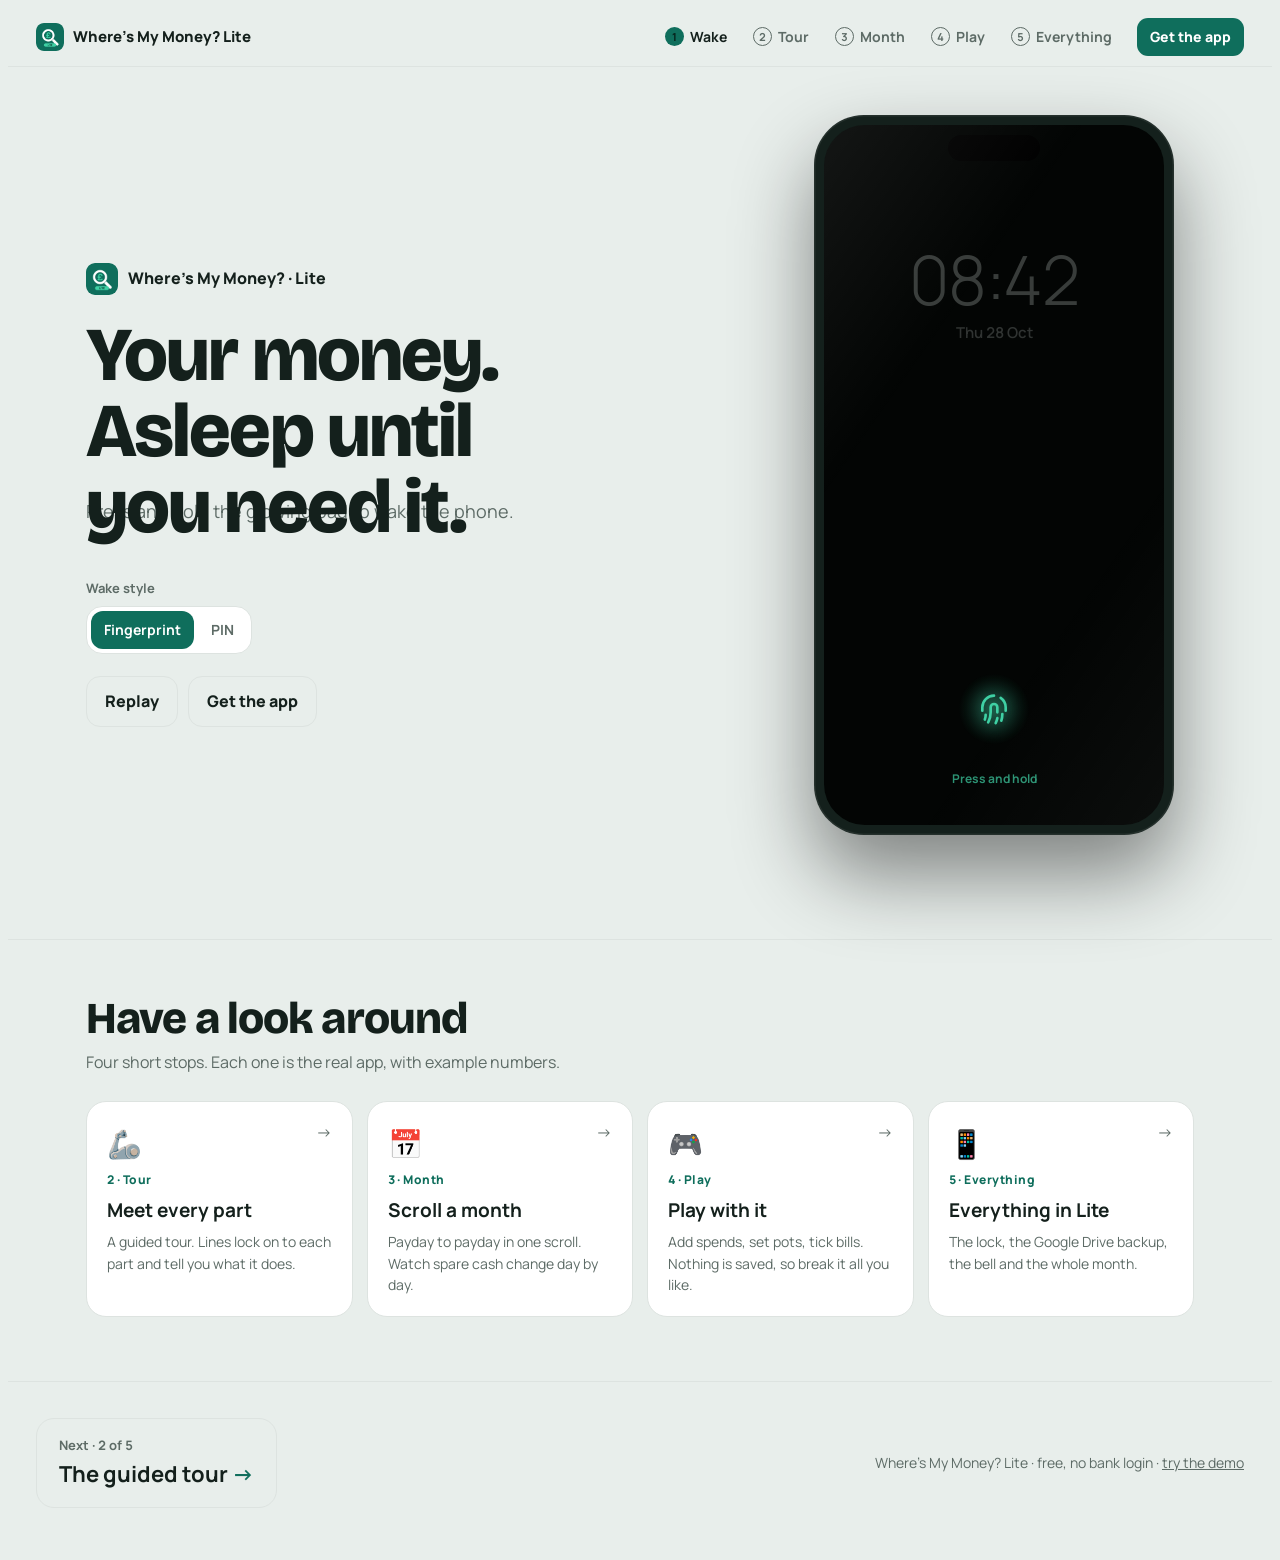
<file: index.html>
<!doctype html>
<html lang="en">
<head>
<meta charset="utf-8">
<meta name="viewport" content="width=device-width, initial-scale=1, viewport-fit=cover">
<title>Where's My Money? Lite</title>
<meta name="description" content="Where's My Money? Lite: see what's spare, payday to payday. No bank login, your money stays on your phone.">
<link rel="icon" href="lite-192.png">
<meta name="theme-color" content="#0f1513">
<link rel="preconnect" href="https://fonts.googleapis.com">
<link rel="preconnect" href="https://fonts.gstatic.com" crossorigin>
<link rel="stylesheet" href="https://fonts.googleapis.com/css2?family=Bricolage+Grotesque:opsz,wght@12..96,600;12..96,800&family=Manrope:wght@400;500;600;700;800&display=swap">
<style>
/* Layout: a dark stage. Words + wake-style controls left, one phone right that wakes when you unlock it; a storyboard (motion notes) underneath. */
:root {
  --bg: #0b100e; --stage: #0f1513; --card: #171f1c; --text: #e9f0ed; --muted: #93a39d; --border: #26332f; --row: #1d2724;
  --accent: #3fd0a4; --on-accent: #06221b; --good: #3fd0a4; --bad: #f07a6a;
  --bill: #7fb0ff; --spend: #f2b632; --pot: #f59a4a; --spare: #3fd0a4; --ring-bg: #26332f;
  --zused: #e06cd8; --zfree: #6b5a9e; --zfreetext: #a99ad6;
  --glass: #030504; --phone: #050807; --glow: rgba(63,208,164,.18);
  --display: "Bricolage Grotesque", "Manrope", system-ui, sans-serif;
  --body: "Manrope", system-ui, -apple-system, "Segoe UI", sans-serif;
  --ease: cubic-bezier(.2,.8,.2,1);
  color-scheme: dark;
}
@media (prefers-color-scheme: light) { :root:not([data-theme="dark"]) {
  --bg: #e8eeeb; --stage: #f3f5f4; --card: #ffffff; --text: #14201c; --muted: #5d6b66; --border: #dde3e0; --row: #eef2f0;
  --accent: #0f6e5c; --on-accent: #ffffff; --good: #138a5e; --bad: #c8463a;
  --bill: #2f6fd0; --spend: #b07d00; --pot: #e0701b; --spare: #13a07a; --ring-bg: #dde3e0;
  --zused: #b53aab; --zfree: #c3b6ea; --zfreetext: #6b5a9e;
  --glass: #030504; --phone: #14201c; --glow: rgba(15,110,92,.16);
  color-scheme: light } }
:root[data-theme="light"] {
  --bg: #e8eeeb; --stage: #f3f5f4; --card: #ffffff; --text: #14201c; --muted: #5d6b66; --border: #dde3e0; --row: #eef2f0;
  --accent: #0f6e5c; --on-accent: #ffffff; --good: #138a5e; --bad: #c8463a;
  --bill: #2f6fd0; --spend: #b07d00; --pot: #e0701b; --spare: #13a07a; --ring-bg: #dde3e0;
  --zused: #b53aab; --zfree: #c3b6ea; --zfreetext: #6b5a9e;
  --glass: #030504; --phone: #14201c; --glow: rgba(15,110,92,.16);
  color-scheme: light }

* { box-sizing: border-box; }
html { overflow-x: clip; }
body { background: var(--bg); color: var(--text); font: 16px/1.55 var(--body); font-variant-numeric: tabular-nums; }
.wrap { max-width: 1140px; margin: 0 auto; padding-left: max(16px, env(safe-area-inset-left, 0px)); padding-right: max(16px, env(safe-area-inset-right, 0px)); }
button { font: inherit; color: inherit; cursor: pointer; }
:focus-visible { outline: 3px solid var(--accent); outline-offset: 3px; }

.hero { display: grid; grid-template-columns: minmax(0, 1fr) minmax(0, 400px); gap: 56px; align-items: center; padding-block: 48px 64px; }
.copy { display: grid; gap: 22px; align-content: center; }
.brand { display: flex; align-items: center; gap: 10px; font-weight: 800; }
.brand img { width: 32px; height: 32px; border-radius: 9px; }
.hl { position: relative; min-height: 2.1em; font: 800 clamp(42px, 6vw, 76px)/1 var(--display); letter-spacing: -.025em; margin: 0; }
.hl span { position: absolute; inset: 0 auto auto 0; transition: opacity .7s var(--ease), transform .7s var(--ease), filter .7s; text-wrap: balance; }
.hl .b { color: var(--accent); opacity: 0; transform: translateY(18px); filter: blur(6px); }
.awake .hl .a { opacity: 0; transform: translateY(-18px); filter: blur(6px); }
.awake .hl .b { opacity: 1; transform: none; filter: none; }
.sub { color: var(--muted); font-size: 18px; max-width: 30em; margin: 0; min-height: 3.2em; }
.styles { display: grid; gap: 8px; }
.styles .lbl { font-size: 13px; font-weight: 700; color: var(--muted); }
.seg { display: inline-flex; flex-wrap: wrap; gap: 4px; background: var(--card); border: 1px solid var(--border); border-radius: 16px; padding: 4px; width: fit-content; max-width: 100%; }
.seg button { border: 0; background: none; border-radius: 12px; padding: 8px 13px; font-size: 14px; font-weight: 700; color: var(--muted); transition: background .25s, color .25s; }
.seg button[aria-pressed="true"] { background: var(--accent); color: var(--on-accent); }
.acts { display: flex; gap: 10px; flex-wrap: wrap; }
.btn { border: 1.5px solid var(--border); background: transparent; border-radius: 14px; padding: 12px 18px; font-weight: 800; transition: transform .15s var(--ease); }
.btn:active { transform: scale(.97); }
a.btn { color: var(--text); text-decoration: none; display: inline-block; }
.btn.pri { background: var(--accent); color: var(--on-accent); border-color: transparent; }

/* the phone */
.stage { position: relative; display: grid; grid-template-columns: minmax(0, 1fr); justify-items: center; perspective: 1400px; }
.stage::before { content: ""; position: absolute; top: 12%; width: 110%; max-width: 480px; aspect-ratio: 1; border-radius: 50%;
  background: radial-gradient(circle, var(--glow), transparent 64%); opacity: .35; transition: opacity 1.2s var(--ease); }
.awake .stage::before, .woke .stage::before { opacity: 1; }
.phone { position: relative; width: 360px; max-width: 100%; background: var(--phone); border-radius: 50px; padding: 10px;
  box-shadow: 0 40px 80px rgba(0,0,0,.45), inset 0 0 0 1.5px rgba(255,255,255,.07);
  transform-style: preserve-3d; transition: transform 1.1s var(--ease); }
.phone.shake { animation: shake .26s linear; }
@keyframes shake { 20% { translate: -3px 0; } 40% { translate: 3px 0; } 60% { translate: -2px 0; } 80% { translate: 2px 0; } }
.screen { position: relative; height: 700px; border-radius: 41px; overflow: hidden; background: var(--glass); touch-action: manipulation; -webkit-user-select: none; user-select: none; }
.screen::after { content: ""; position: absolute; inset: 0; pointer-events: none; z-index: 20;
  background: linear-gradient(125deg, rgba(255,255,255,.07) 0%, rgba(255,255,255,0) 32%, rgba(255,255,255,0) 70%, rgba(255,255,255,.04) 100%); }
.island { position: absolute; top: 10px; left: 50%; translate: -50% 0; width: 92px; height: 26px; border-radius: 99px; background: #000; z-index: 15; }

/* layers */
.layer { position: absolute; inset: 0; transition: opacity .6s var(--ease), transform .6s var(--ease), filter .6s; }
.sleep { display: grid; justify-items: center; align-content: start; padding-top: 120px; color: #cfd8d4; }
.sleep .clock { font: 300 68px/1 var(--body); letter-spacing: -.02em; opacity: .26; }
.sleep .date { font-size: 15px; font-weight: 600; opacity: .22; margin-top: 8px; }
.lock { opacity: 0; display: grid; justify-items: center; align-content: start; padding-top: 110px; text-align: center;
  background: radial-gradient(120% 70% at 50% 0%, color-mix(in srgb, var(--accent) 22%, #0b1210), #0b1210 60%); color: #e9f0ed; }
.lock .clock { font: 300 68px/1 var(--body); letter-spacing: -.02em; }
.lock .date { font-size: 15px; font-weight: 600; color: #a9b8b2; margin-top: 8px; }
.lock .hi { margin-top: 120px; font: 800 30px/1.1 var(--display); opacity: 0; transform: translateY(10px); transition: .7s var(--ease) .25s; }
.lock .tag { display: flex; gap: 8px; align-items: center; justify-content: center; margin-top: 10px; font-weight: 700; color: #3fd0a4; opacity: 0; transition: .7s var(--ease) .45s; }
.lock .tag img { width: 22px; height: 22px; border-radius: 6px; }
.p-lock .lock { opacity: 1; }
.p-lock .lock .hi, .p-lock .lock .tag, .p-app .lock .hi, .p-app .lock .tag { opacity: 1; transform: none; }
.p-lock .sleep, .p-app .sleep { opacity: 0; }
.p-app .lock { opacity: 0; transform: translateY(-40px) scale(1.04); filter: blur(4px); pointer-events: none; }

/* fingerprint pad (in-screen sensor) */
.pad { position: absolute; left: 50%; bottom: 74px; translate: -50% 0; width: 84px; height: 84px; border-radius: 50%; border: 0; background: none; color: #3fd0a4; z-index: 12;
  display: grid; place-items: center; touch-action: none; transition: opacity .4s; }
.pad::before { content: ""; position: absolute; inset: 6px; border-radius: 50%; background: radial-gradient(circle, rgba(63,208,164,.28), rgba(63,208,164,0) 70%); animation: breathe 2.4s ease-in-out infinite; }
@keyframes breathe { 50% { transform: scale(1.18); opacity: .5; } }
.pad svg.fp { position: relative; filter: drop-shadow(0 0 8px rgba(63,208,164,.7)); }
.pad svg.arc { position: absolute; inset: 0; transform: rotate(-90deg); }
.pad svg.arc circle { fill: none; stroke: #3fd0a4; stroke-width: 3.5; stroke-linecap: round; stroke-dasharray: 251; stroke-dashoffset: 251; }
.pad.holding svg.arc circle { stroke-dashoffset: 0; transition: stroke-dashoffset .9s linear; }
.pad.done svg.arc circle { stroke-dashoffset: 0; }
.pad.hide, .p-lock .pad, .p-app .pad { opacity: 0; pointer-events: none; }
.padhint { position: absolute; left: 0; right: 0; bottom: 36px; text-align: center; font-size: 12px; font-weight: 700; color: #3fd0a4; opacity: .7; z-index: 12; transition: opacity .4s; }
.p-lock .padhint, .p-app .padhint { opacity: 0; }
.ripple { position: absolute; width: 84px; height: 84px; border-radius: 50%; border: 2px solid #3fd0a4; pointer-events: none; z-index: 11; translate: -50% -50%; animation: ripple 1s var(--ease) forwards; }
@keyframes ripple { from { transform: scale(.6); opacity: .9; } to { transform: scale(4.2); opacity: 0; } }
/* PIN keypad (any 4 numbers) */
.pin { position: absolute; left: 50%; bottom: 66px; translate: -50% 0; width: 228px; z-index: 12; display: grid; gap: 18px; justify-items: center; transition: opacity .4s; }
.pin.hide, .p-lock .pin, .p-app .pin { opacity: 0; pointer-events: none; }
.pindots { display: flex; gap: 14px; }
.pindots i { width: 12px; height: 12px; border-radius: 50%; border: 1.5px solid #3fd0a4; transition: background .15s, transform .15s; }
.pindots i.on { background: #3fd0a4; transform: scale(1.1); }
.pinkeys { display: grid; grid-template-columns: repeat(3, 60px); gap: 12px 24px; }
.pinkeys button { width: 60px; height: 60px; border-radius: 50%; border: 1px solid rgba(63,208,164,.25); background: rgba(63,208,164,.08); color: #e8f5f0;
  font: 600 24px var(--display, inherit); cursor: pointer; transition: background .15s, transform .1s; touch-action: manipulation; }
.pinkeys button:active, .pinkeys button.hit { background: rgba(63,208,164,.35); transform: scale(.94); }
.pinkeys button:focus-visible { outline: 2px solid #3fd0a4; outline-offset: 2px; }
.pinkeys .z { grid-column: 2; }
.pinkeys .del { background: none; border-color: transparent; font-size: 20px; color: #93a39d; }
@media (max-width: 520px) { .pinkeys { grid-template-columns: repeat(3, 54px); gap: 10px 20px; } .pinkeys button { width: 54px; height: 54px; font-size: 21px; } }

/* the app (Darren's real layout) */
.app { opacity: 0; background: var(--stage); color: var(--text); padding: 44px 12px 16px; overflow: hidden; pointer-events: none; }
.p-app .app { opacity: 1; }
.app .bit { opacity: 0; transform: translateY(14px); transition: opacity .55s var(--ease), transform .55s var(--ease); }
.app .bit.in { opacity: 1; transform: none; }
.ahead { display: flex; gap: 10px; align-items: flex-start; padding: 2px 2px 10px; }
.ahead img { width: 42px; height: 42px; border-radius: 11px; }
.ahead .nm { font: 800 18px/1.15 var(--body); }
.ahead .tg { font-size: 12px; font-weight: 700; color: var(--accent); }
.aside { margin-left: auto; display: grid; justify-items: end; gap: 6px; }
.setb { border: 1px solid var(--border); background: var(--card); border-radius: 11px; padding: 5px 9px; font-size: 11px; font-weight: 700; }
.vrow { display: flex; gap: 6px; align-items: center; font-size: 10px; color: var(--muted); }
.bell { position: relative; width: 26px; height: 24px; border: 1px solid var(--border); background: var(--card); border-radius: 8px; display: grid; place-items: center; color: var(--spend); }
.bell b { position: absolute; top: -7px; right: -7px; min-width: 16px; height: 16px; border-radius: 99px; background: var(--bad); color: #fff; font-size: 9px; line-height: 16px; text-align: center; }
.tabl { border-top: 1px solid var(--border); margin: 0 2px 10px; height: 0; }
.c { background: var(--card); border: 1px solid var(--border); border-radius: 18px; padding: 15px; margin-bottom: 10px; }
.lbl2 { font-size: 10px; font-weight: 800; letter-spacing: .07em; color: var(--muted); text-transform: uppercase; }
.sthead { display: flex; justify-content: space-between; gap: 10px; }
.big { font: 800 36px/1.05 var(--body); letter-spacing: -.02em; color: var(--accent); margin: 4px 0 6px; }
.key { font-size: 10px; color: var(--muted); display: flex; flex-wrap: wrap; gap: 0 6px; }
.key span { white-space: nowrap; display: inline-flex; align-items: center; }
.dot { display: inline-block; width: 7px; height: 7px; border-radius: 50%; margin-right: 4px; flex: none; }
.dot.bill { background: var(--bill); } .dot.pot { background: var(--pot); } .dot.spend { background: var(--spend); } .dot.spare { background: var(--spare); }
.dot.zused { background: var(--zused); } .dot.zfree { background: var(--zfree); }
.ring { width: 88px; height: 88px; flex: none; }
.ring circle { fill: none; stroke-width: 10; }
.ring .bg { stroke: var(--ring-bg); } .ring .sb { stroke: var(--bill); } .ring .sp { stroke: var(--pot); } .ring .ss { stroke: var(--spend); } .ring .sf { stroke: var(--spare); }
.ring text, .zring text { fill: var(--text); font: 800 18px var(--body); }
.strows { margin-top: 10px; font-size: 13px; }
.strows .r { display: flex; justify-content: space-between; padding: 7px 0; border-top: 1px dashed var(--border); color: var(--muted); }
.strows .r b { color: var(--text); }
.strows .r .u { color: var(--text); font-weight: 700; border-bottom: 2px dotted var(--muted); }
.strows .r b.k-bill { color: var(--bill); } .strows .r b.k-spend { color: var(--spend); } .strows .r b.k-pot { color: var(--pot); }
.strows .r.line { border-top: 2px solid var(--text); padding: 0; margin-top: 4px; }
.strows .r.tot { color: var(--text); font-weight: 800; border-top: 0; }
.zc { display: flex; justify-content: space-between; align-items: center; }
.zrow { display: flex; align-items: center; gap: 6px; font-size: 13px; color: var(--muted); margin-top: 6px; }
.zrow b { color: var(--text); margin-left: 8px; } .zrow b.f { color: var(--zfreetext); }
.zc small { font-size: 10px; color: var(--muted); display: block; margin-top: 6px; }
.zring { width: 82px; height: 82px; flex: none; }
.zring circle { fill: none; stroke-width: 9; } .zring .zf { stroke: var(--zfree); } .zring .zu { stroke: var(--zused); }
.zring text.s { font: 600 9px var(--body); fill: var(--muted); }
.fold { display: flex; align-items: center; gap: 0; font: 800 16px var(--body); padding: 14px 15px; }
.fold .dot { width: 8px; height: 8px; margin-right: 8px; }
.fold svg { margin-left: auto; color: var(--muted); }
.fold.s { color: var(--spend); } .fold.s .dot { background: var(--spend); }
.fold.p { color: var(--pot); } .fold.p .dot { background: var(--pot); }
.fold.k { color: var(--zused); } .fold.k .dot { background: var(--zused); }
.fold.b { color: var(--bill); } .fold.b .dot { background: var(--bill); }

/* storyboard */
section.notes { border-top: 1px solid var(--border); padding-block: 48px 72px; }
.nhead { display: flex; justify-content: space-between; align-items: end; gap: 16px; flex-wrap: wrap; margin-bottom: 22px; }
.nhead h2 { font: 800 clamp(28px, 3.6vw, 40px)/1.05 var(--display); letter-spacing: -.02em; margin: 0; }
.nhead p { margin: 6px 0 0; color: var(--muted); max-width: 40em; }
.beats { list-style: none; margin: 0; padding: 0; display: grid; grid-template-columns: repeat(4, minmax(0, 1fr)); gap: 12px; }
.beat { background: var(--card); border: 1px solid var(--border); border-radius: 16px; padding: 14px; display: grid; gap: 6px; align-content: start; transition: border-color .3s, transform .3s var(--ease), background .3s; }
.beat .t { font-size: 12px; font-weight: 800; color: var(--muted); }
.beat b { font-size: 15px; }
.beat p { margin: 0; font-size: 13px; color: var(--muted); }
.beat .bar { height: 3px; border-radius: 99px; background: var(--row); overflow: hidden; }
.beat .bar i { display: block; height: 100%; width: 0; background: var(--accent); }
.beat.now { border-color: var(--accent); transform: translateY(-3px); }
.beat.now .t { color: var(--accent); }
.beat.done .bar i { width: 100%; }
.copied { font-size: 13px; color: var(--accent); font-weight: 700; min-height: 1.4em; }
textarea.fallback { width: 100%; height: 160px; margin-top: 10px; background: var(--card); color: var(--text); border: 1px solid var(--border); border-radius: 12px; padding: 10px; font: 12px/1.5 var(--body); }

/* chapter cards (replace the old motion notes) */
section.chapters { border-top: 1px solid var(--border); padding-block: 56px 64px; }
.chapters h2 { font: 800 clamp(30px, 4vw, 44px)/1.05 var(--display); letter-spacing: -.02em; margin: 0; }
.chlead { color: var(--muted); margin: 8px 0 26px; }
.chgrid { display: grid; grid-template-columns: repeat(4, minmax(0, 1fr)); gap: 14px; }
.chc { position: relative; display: grid; gap: 6px; align-content: start; padding: 20px; border-radius: 20px; background: var(--card); border: 1px solid var(--border); color: var(--text); text-decoration: none;
  transition: transform .25s var(--ease), border-color .25s; }
.chc:hover { transform: translateY(-4px); border-color: var(--accent); }
.chc .ci { font-size: 28px; }
.chc small { font-size: 12px; font-weight: 800; color: var(--accent); letter-spacing: .04em; }
.chc b { font-size: 19px; }
.chc p { margin: 0; color: var(--muted); font-size: 14px; }
.chc i { font-style: normal; position: absolute; top: 18px; right: 20px; color: var(--muted); transition: transform .25s var(--ease), color .25s; }
.chc:hover i { transform: translateX(4px); color: var(--accent); }
.stage { padding-bottom: 40px; }
@media (max-width: 960px) { .chgrid { grid-template-columns: repeat(2, minmax(0, 1fr)); } }
@media (max-width: 520px) {
  .hl { min-height: 3.15em; }
  .chgrid { grid-template-columns: minmax(0, 1fr); }
  .stage .phone { width: 300px; max-width: 86%; }
}

@media (max-width: 960px) {
  .hero { grid-template-columns: minmax(0, 1fr); gap: 36px; padding-block: 28px 48px; }
  .beats { grid-template-columns: repeat(2, minmax(0, 1fr)); }
}
@media (max-width: 420px) {
  .screen { height: 640px; }
  .sleep, .lock { padding-top: 96px; }
  .lock .hi { margin-top: 96px; }
  .beats { grid-template-columns: minmax(0, 1fr); }
}
@media (prefers-reduced-motion: reduce) { *, *::before, *::after { animation-duration: .01ms !important; animation-iteration-count: 1 !important; transition-duration: .01ms !important; transition-delay: 0s !important; } }
</style>
<link rel="stylesheet" href="site.css">
</head>
<body data-page="home">
<main id="page">
  <div class="wrap hero">
    <div class="copy">
      <div class="brand"><img src="lite-192.png" alt="">Where's My Money? · Lite</div>
      <h1 class="hl" aria-live="polite"><span class="a">Your money. Asleep until you need it.</span><span class="b">Payday to payday.</span></h1>
      <p class="sub" id="sub">Press and hold the glowing pad to wake the phone.</p>
      <div class="styles">
        <span class="lbl" id="stylelbl">Wake style</span>
        <div class="seg" role="group" aria-labelledby="stylelbl" id="styleseg">
          <button type="button" data-s="finger" aria-pressed="true">Fingerprint</button>
          <button type="button" data-s="pin" aria-pressed="false">PIN</button>
        </div>
      </div>
      <div class="acts">
        <button type="button" class="btn" id="replay">Replay</button>
        <a class="btn ghost" href="https://df-ai-lab.github.io/wheres-my-money-lite/" target="_blank" rel="noopener">Get the app</a>
      </div>
    </div>

    <div class="stage">
      <div class="phone" id="phone">
        <div class="screen" id="screen" tabindex="0" aria-label="Phone screen">
          <div class="island"></div>
          <div class="layer sleep" aria-hidden="true"><div class="clock">08:42</div><div class="date">Thu 28 Oct</div></div>
          <div class="layer lock" aria-hidden="true">
            <div class="clock">08:42</div><div class="date">Thu 28 Oct</div>
            <div class="hi">Hi Darren 👋</div>
            <div class="tag"><img src="lite-192.png" alt="">Where's My Money? · Lite</div>
          </div>
          <div class="layer app" id="app" aria-hidden="true">
            <div class="ahead bit">
              <img src="lite-192.png" alt="">
              <div><div class="nm">Where's My Money?</div><div class="tg">Payday to payday · Lite</div></div>
              <div class="aside"><span class="setb">⚙ Settings</span>
                <div class="vrow"><span class="bell">
                  <svg width="13" height="13" viewBox="0 0 24 24" fill="none" stroke="currentColor" stroke-width="2"><path d="M6 8a6 6 0 0 1 12 0c0 7 3 9 3 9H3s3-2 3-9"/><path d="M10.3 21a1.9 1.9 0 0 0 3.4 0"/></svg><b>10</b></span>demo.v0.59</div>
              </div>
            </div>
            <div class="tabl bit"></div>
            <div class="c bit" id="stc">
              <div class="sthead">
                <div>
                  <div class="lbl2">Spare cash left ⓘ</div>
                  <div class="big" id="big">£0.00</div>
                  <div class="key"><span><i class="dot bill"></i>Bills 47%</span>·<span><i class="dot pot"></i>Pots 2%</span>·<span><i class="dot spend"></i>Spends 2%</span>·<span><i class="dot spare"></i>Spare 48%</span></div>
                </div>
                <svg class="ring" viewBox="0 0 100 100" aria-hidden="true">
                  <circle cx="50" cy="50" r="40" class="bg"/>
                  <circle cx="50" cy="50" r="40" class="sb" transform="rotate(-90 50 50)"/>
                  <circle cx="50" cy="50" r="40" class="sp" transform="rotate(-90 50 50)"/>
                  <circle cx="50" cy="50" r="40" class="ss" transform="rotate(-90 50 50)"/>
                  <circle cx="50" cy="50" r="40" class="sf" transform="rotate(-90 50 50)"/>
                  <text x="50" y="57" text-anchor="middle" id="pc">0%</text>
                </svg>
              </div>
              <div class="strows">
                <div class="r bit"><span>Pay</span><span class="u">£2,500.00</span></div>
                <div class="r bit"><span>+ Left from last month</span><span class="u">Add</span></div>
                <div class="r bit"><span><i class="dot bill"></i>− Bills</span><b class="k-bill">£1,183.73</b></div>
                <div class="r bit"><span><i class="dot spend"></i>− Spends ⓘ</span><b class="k-spend">£46.70</b></div>
                <div class="r bit"><span><i class="dot pot"></i>Pots left ⓘ</span><b class="k-pot">£490.00</b></div>
                <div class="r line bit"></div>
                <div class="r tot bit"><span>Starting spare</span><span>£766.27</span></div>
                <div class="r tot bit"><span>Actual spare</span><span>£1,209.57</span></div>
              </div>
            </div>
            <div class="c bit">
              <div class="zc">
                <div><div class="lbl2">Zopa credit card</div>
                  <div class="zrow"><i class="dot zused"></i>Used<b>£45.00</b></div>
                  <div class="zrow"><i class="dot zfree"></i>Free<b class="f">£455.00</b></div>
                  <small>Limit £500.00</small></div>
                <svg class="zring" viewBox="0 0 100 100" aria-hidden="true">
                  <circle cx="50" cy="50" r="40" class="zf"/>
                  <circle cx="50" cy="50" r="40" class="zu" id="zu" transform="rotate(-90 50 50)"/>
                  <text x="50" y="54" text-anchor="middle">9%</text><text x="50" y="68" text-anchor="middle" class="s">used</text>
                </svg>
              </div>
            </div>
            <div class="c fold s bit"><i class="dot"></i>Add a spend<svg width="14" height="14" viewBox="0 0 14 14"><path d="M5 2l5 5-5 5" fill="none" stroke="currentColor" stroke-width="2" stroke-linecap="round"/></svg></div>
            <div class="c fold p bit"><i class="dot"></i>Monthly pots<svg width="14" height="14" viewBox="0 0 14 14"><path d="M5 2l5 5-5 5" fill="none" stroke="currentColor" stroke-width="2" stroke-linecap="round"/></svg></div>
            <div class="c fold k bit"><i class="dot"></i>Credit card<svg width="14" height="14" viewBox="0 0 14 14"><path d="M5 2l5 5-5 5" fill="none" stroke="currentColor" stroke-width="2" stroke-linecap="round"/></svg></div>
            <div class="c fold b bit"><i class="dot"></i>Bills (every month)<svg width="14" height="14" viewBox="0 0 14 14"><path d="M5 2l5 5-5 5" fill="none" stroke="currentColor" stroke-width="2" stroke-linecap="round"/></svg></div>
          </div>

          <button type="button" class="pad" id="pad" aria-label="Press and hold to unlock">
            <svg class="arc" viewBox="0 0 84 84"><circle cx="42" cy="42" r="40"/></svg>
            <svg class="fp" width="40" height="40" viewBox="0 0 24 24" fill="none" stroke="currentColor" stroke-width="1.6" stroke-linecap="round"><path d="M12 4a7 7 0 0 0-7 7v2"/><path d="M19 13v-2a7 7 0 0 0-3-5.7"/><path d="M8.5 20c.9-1.6 1.5-3.6 1.5-6v-3a2 2 0 0 1 4 0v3"/><path d="M14 17.5c-.2 1-.5 2-1 3"/><path d="M17 15c0 1.5-.2 2.8-.6 4"/><path d="M7 15.5c0 1-.2 2-.5 2.8"/></svg>
          </button>
          <div class="padhint" id="padhint">Press and hold</div>
          <div class="pin hide" id="pin" role="group" aria-label="Enter a 4 number PIN">
            <div class="pindots" id="pindots" aria-hidden="true"><i></i><i></i><i></i><i></i></div>
            <div class="pinkeys" id="pinkeys">
              <button type="button">1</button><button type="button">2</button><button type="button">3</button>
              <button type="button">4</button><button type="button">5</button><button type="button">6</button>
              <button type="button">7</button><button type="button">8</button><button type="button">9</button>
              <button type="button" class="z">0</button><button type="button" class="del" aria-label="Delete">⌫</button>
            </div>
          </div>
        </div>
      </div>
    </div>
  </div>

  <section class="chapters">
    <div class="wrap">
      <h2>Have a look around</h2>
      <p class="chlead">Four short stops. Each one is the real app, with example numbers.</p>
      <div class="chgrid">
        <a class="chc" href="tour.html"><span class="ci">🦾</span><small>2 · Tour</small><b>Meet every part</b><p>A guided tour. Lines lock on to each part and tell you what it does.</p><i>→</i></a>
        <a class="chc" href="month.html"><span class="ci">📅</span><small>3 · Month</small><b>Scroll a month</b><p>Payday to payday in one scroll. Watch spare cash change day by day.</p><i>→</i></a>
        <a class="chc" href="play.html"><span class="ci">🎮</span><small>4 · Play</small><b>Play with it</b><p>Add spends, set pots, tick bills. Nothing is saved, so break it all you like.</p><i>→</i></a>
        <a class="chc" href="features.html"><span class="ci">📱</span><small>5 · Everything</small><b>Everything in Lite</b><p>The lock, the Google Drive backup, the bell and the whole month.</p><i>→</i></a>
      </div>
    </div>
    <div hidden><button type="button" id="copy"></button><div id="copied"></div><ol id="beats"></ol><div id="fb"></div></div>
  </section>
</main>

<script src="site.js"></script>
<script>
(() => {
  const $ = id => document.getElementById(id);
  const reduce = matchMedia('(prefers-reduced-motion: reduce)').matches;
  const page = $('page'), phone = $('phone'), screen = $('screen'), pad = $('pad');
  const C = 2 * Math.PI * 40;

  // storyboard: [start ms, end ms, name, what happens]. Times are from the moment the unlock is accepted.
  const BEATS = [
    [-900, 0, 'Hold', 'Thumb rests on the glowing pad. A mint ring fills around it in 900 ms. The pad breathes slowly before that.'],
    [0, 300, 'Accept', 'Tiny side-to-side shake (haptic). Three mint ripples spread out from the pad and fade.'],
    [300, 1100, 'Lock screen', 'Glass lights up teal from the top. Clock sharpens. "Hi Darren 👋" rises in, then the Lite name and icon.'],
    [1500, 1900, 'Into the app', 'Lock screen lifts away and blurs. The header slides up into place.'],
    [1900, 2800, 'Spare cash', 'The spare card fades up. £0.00 rolls to £1,209.57 with an ease-out.'],
    [2100, 3600, 'The ring', 'Ring draws in order: bills (blue), pots (orange), spends (gold), spare (mint). Each starts where the last ends.'],
    [2500, 3500, 'Rows', 'Pay, Left, Bills, Spends, Pots left, Starting and Actual spare slide in, 80 ms apart.'],
    [3400, 4600, 'Settle', 'Zopa card and its ring, then the four folded cards. Headline changes to "Payday to payday."'],
  ];
  const beats = $('beats');
  BEATS.forEach(([a, b, n, d]) => beats.insertAdjacentHTML('beforeend',
    `<li class="beat"><span class="t">${a < 0 ? 'before' : a + '–' + b + ' ms'}</span><b>${n}</b><p>${d}</p><span class="bar"><i></i></span></li>`));
  const beatEls = [...beats.children];
  const beatAt = (i, on) => { beatEls.forEach((el, k) => { el.classList.toggle('now', k === i && on); if (k < i) el.classList.add('done'); }); };

  let style = 'finger', state = 'sleep', timers = [];
  const later = (ms, fn) => timers.push(setTimeout(fn, ms));
  const clear = () => { timers.forEach(clearTimeout); timers = []; };
  const SUB = {
    finger: 'Press and hold the glowing pad to wake the phone.',
    pin: 'Type any 4 numbers to wake the phone.',
  };
  const HINT = { finger: 'Press and hold', pin: 'Enter PIN' };

  function ring(parts) {
    let start = 0;
    parts.forEach(([cls, p, dur]) => {
      const el = document.querySelector('.ring .' + cls), len = p * C;
      el.style.transition = dur ? `stroke-dasharray ${dur}ms cubic-bezier(.2,.8,.2,1)` : 'none';
      el.setAttribute('stroke-dashoffset', -start * C);
      el.setAttribute('stroke-dasharray', (dur === undefined ? '0' : (len > 3 ? len - 2 : len)) + ' ' + C);
      start += p;
    });
  }
  const SEG = [['sb', .4735], ['sp', .024], ['ss', .0187], ['sf', .4838]];
  function resetApp() {
    document.querySelectorAll('.app .bit').forEach(b => b.classList.remove('in'));
    SEG.forEach(([c]) => { const el = document.querySelector('.ring .' + c); el.style.transition = 'none'; el.setAttribute('stroke-dasharray', '0 ' + C); });
    $('zu').style.transition = 'none'; $('zu').setAttribute('stroke-dasharray', '0 ' + C);
    $('big').textContent = '£0.00'; $('pc').textContent = '0%';
  }
  const fmt = n => '£' + n.toLocaleString('en-GB', { minimumFractionDigits: 2, maximumFractionDigits: 2 });
  function roll(el, to, d, f) { const t0 = performance.now();
    const step = now => { const k = Math.min((now - t0) / d, 1), e = 1 - Math.pow(1 - k, 3); el.textContent = f(to * e); if (k < 1) requestAnimationFrame(step); };
    requestAnimationFrame(step); }

  function setState(s) { state = s; screen.classList.remove('p-sleep', 'p-lock', 'p-app'); screen.classList.add('p-' + s); }

  function sleep() {
    clear(); page.classList.remove('awake', 'woke'); setState('sleep'); resetApp();
    pad.classList.remove('holding', 'done'); pad.classList.toggle('hide', style === 'pin');
    $('pin').classList.toggle('hide', style !== 'pin'); pinSet('');
    $('padhint').textContent = HINT[style];
    $('sub').textContent = SUB[style];
    beatEls.forEach(b => b.classList.remove('now', 'done'));
    beatAt(0, true);
  }

  function woken() {   // the final state with no motion
    clear(); setState('app'); page.classList.add('awake', 'woke');
    document.querySelectorAll('.app .bit').forEach(b => b.classList.add('in'));
    let start = 0; SEG.forEach(([c, p]) => { const el = document.querySelector('.ring .' + c); el.style.transition = 'none';
      el.setAttribute('stroke-dashoffset', -start * C); el.setAttribute('stroke-dasharray', (p * C > 3 ? p * C - 2 : p * C) + ' ' + C); start += p; });
    $('zu').setAttribute('stroke-dasharray', (.09 * C - 1.5) + ' ' + C);
    $('big').textContent = '£1,209.57'; $('pc').textContent = '48%';
    beatEls.forEach(b => { b.classList.remove('now'); b.classList.add('done'); });
    $('sub').textContent = 'Spare cash first. Everything else one tap away. Press Replay to see it again.';
  }

  function ripples(x, y) {
    for (let i = 0; i < 3; i++) later(i * 160, () => { const r = document.createElement('span'); r.className = 'ripple';
      r.style.left = x + 'px'; r.style.top = y + 'px'; screen.appendChild(r); setTimeout(() => r.remove(), 1100); });
  }

  // the orchestrated wake (times match BEATS)
  function wake(x, y) {
    if (state !== 'sleep') return;
    if (reduce) return woken();
    clear(); pad.classList.add('done');
    if (navigator.vibrate) navigator.vibrate(25);
    phone.classList.remove('shake'); void phone.offsetWidth; phone.classList.add('shake');
    const sr = screen.getBoundingClientRect();
    if (x === undefined) { const pr = (style === 'pin' ? $('pindots') : pad).getBoundingClientRect(); x = pr.left + pr.width / 2 - sr.left; y = pr.top + pr.height / 2 - sr.top; }
    ripples(x, y); beatAt(1, true); page.classList.add('woke');
    later(300, () => { setState('lock'); beatAt(2, true); });
    later(1500, () => { setState('app'); beatAt(3, true); document.querySelector('.ahead').classList.add('in'); document.querySelector('.tabl').classList.add('in'); });
    later(1900, () => { beatAt(4, true); $('stc').classList.add('in'); roll($('big'), 1209.57, 900, fmt); });
    later(2100, () => { beatAt(5, true);
      let start = 0, t = 0; const durs = [500, 220, 200, 600];
      SEG.forEach(([c, p], i) => { const s0 = start, at = t; later(at, () => { const el = document.querySelector('.ring .' + c);
        el.setAttribute('stroke-dashoffset', -s0 * C); el.style.transition = `stroke-dasharray ${durs[i]}ms cubic-bezier(.2,.8,.2,1)`;
        el.setAttribute('stroke-dasharray', (p * C > 3 ? p * C - 2 : p * C) + ' ' + C); }); start += p; t += durs[i]; });
      roll($('pc'), 48, 1500, v => Math.round(v) + '%'); });
    later(2500, () => { beatAt(6, true); document.querySelectorAll('.strows .bit').forEach((r, i) => later(i * 80, () => r.classList.add('in'))); });
    later(3400, () => { beatAt(7, true); const cards = document.querySelectorAll('.app > .c.bit:not(#stc)');
      cards.forEach((c, i) => later(i * 140, () => c.classList.add('in')));
      later(250, () => { $('zu').style.transition = 'stroke-dasharray .6s cubic-bezier(.2,.8,.2,1)'; $('zu').setAttribute('stroke-dasharray', (.09 * C - 1.5) + ' ' + C); });
      later(500, () => page.classList.add('awake')); });
    later(4600, () => { beatEls.forEach(b => { b.classList.remove('now'); b.classList.add('done'); });
      $('sub').textContent = 'Spare cash first. Everything else one tap away. Press Replay to see it again.'; });
  }

  // fingerprint: press and hold 900 ms
  let hold = null;
  const holdStart = e => { if (state !== 'sleep' || style !== 'finger') return; if (e) e.preventDefault();
    pad.classList.add('holding'); $('padhint').textContent = 'Keep holding…';
    hold = setTimeout(() => { hold = null; pad.classList.remove('holding'); wake(); }, 900); };
  const holdEnd = () => { if (hold) { clearTimeout(hold); hold = null; pad.classList.remove('holding'); $('padhint').textContent = 'Hold a little longer'; } };
  pad.addEventListener('pointerdown', holdStart);
  ['pointerup', 'pointerleave', 'pointercancel'].forEach(ev => pad.addEventListener(ev, holdEnd));
  pad.addEventListener('keydown', e => { if ((e.key === 'Enter' || e.key === ' ') && !e.repeat) holdStart(e); });
  pad.addEventListener('keyup', e => { if (e.key === 'Enter' || e.key === ' ') holdEnd(); });

  // PIN: any 4 numbers wake it
  let pinVal = '';
  function pinSet(v) { pinVal = v; document.querySelectorAll('#pindots i').forEach((d, i) => d.classList.toggle('on', i < v.length)); }
  function pinKey(k, btn) {
    if (style !== 'pin' || state !== 'sleep') return;
    if (btn) { btn.classList.remove('hit'); void btn.offsetWidth; btn.classList.add('hit'); setTimeout(() => btn.classList.remove('hit'), 150); }
    if (k === 'del') return pinSet(pinVal.slice(0, -1));
    if (pinVal.length >= 4) return;
    pinSet(pinVal + k);
    if (pinVal.length === 4) later(220, () => wake());
  }
  document.querySelectorAll('#pinkeys button').forEach(b => b.onclick = () => pinKey(b.classList.contains('del') ? 'del' : b.textContent, b));
  document.addEventListener('keydown', e => {
    if (style !== 'pin' || state !== 'sleep' || e.target.closest('input, textarea')) return;
    if (/^[0-9]$/.test(e.key)) pinKey(e.key, [...document.querySelectorAll('#pinkeys button')].find(b => b.textContent === e.key));
    else if (e.key === 'Backspace') pinKey('del');
  });

  $('replay').onclick = () => { sleep(); if (reduce) later(50, woken); };
  document.querySelectorAll('#styleseg button').forEach(b => b.onclick = () => { style = b.dataset.s;
    document.querySelectorAll('#styleseg button').forEach(x => x.setAttribute('aria-pressed', x === b)); sleep(); if (reduce) later(50, woken); });

  // copy the storyboard as plain text (for a Higgsfield / Remotion prompt)
  $('copy').onclick = () => {
    const txt = "Where's My Money? Lite: wake to unlock (dark phone, mint #3fd0a4 on near-black)\n" +
      BEATS.map(([a, b, n, d], i) => `${i + 1}. ${a < 0 ? 'Before' : a + '-' + b + ' ms'} ${n}: ${d}`).join('\n');
    const done = () => { $('copied').textContent = 'Copied'; setTimeout(() => $('copied').textContent = '', 1800); };
    const fallback = () => { $('fb').innerHTML = '<textarea class="fallback" id="fbt" readonly></textarea>'; $('fbt').value = txt; $('fbt').select(); $('copied').textContent = 'Select all and copy'; };
    try { navigator.clipboard.writeText(txt).then(done, fallback); } catch (e) { fallback(); }
  };

  sleep();
  if (reduce) woken();
})();
</script>
</body>
</html>
</file>
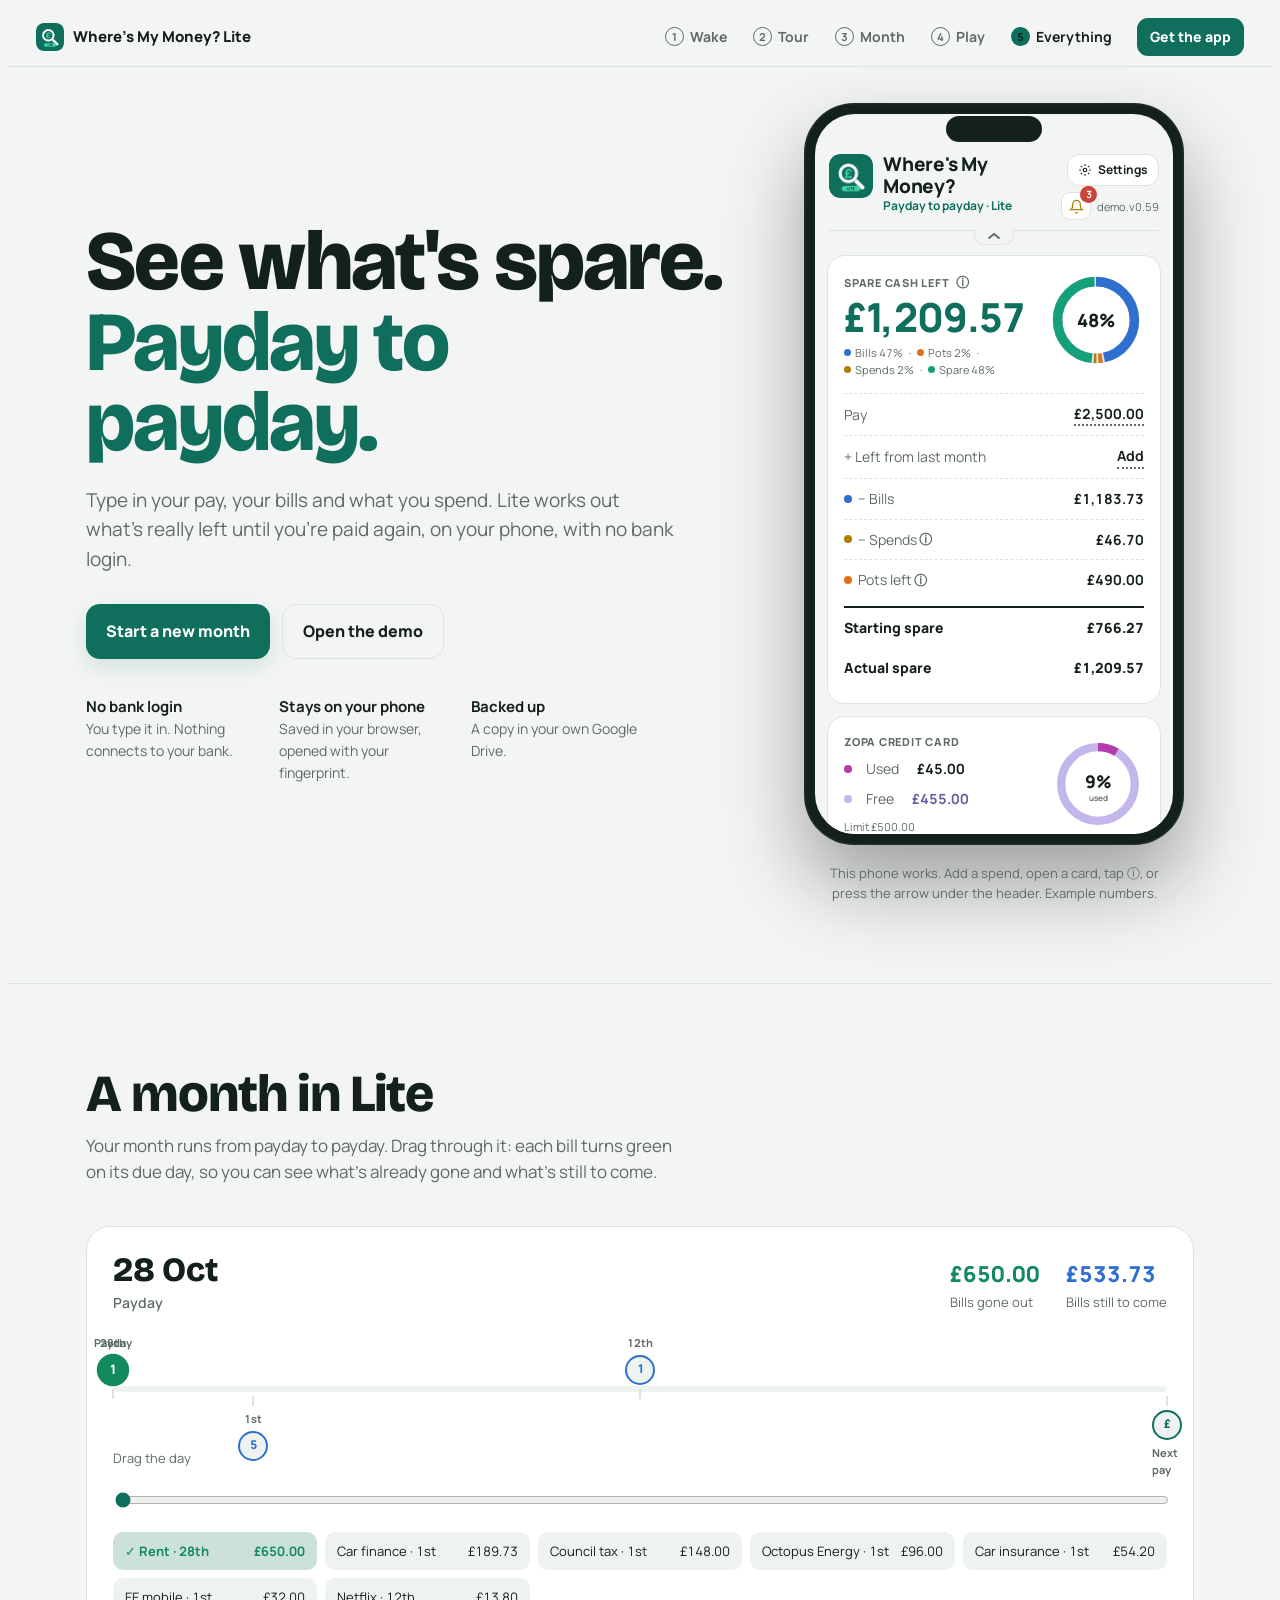
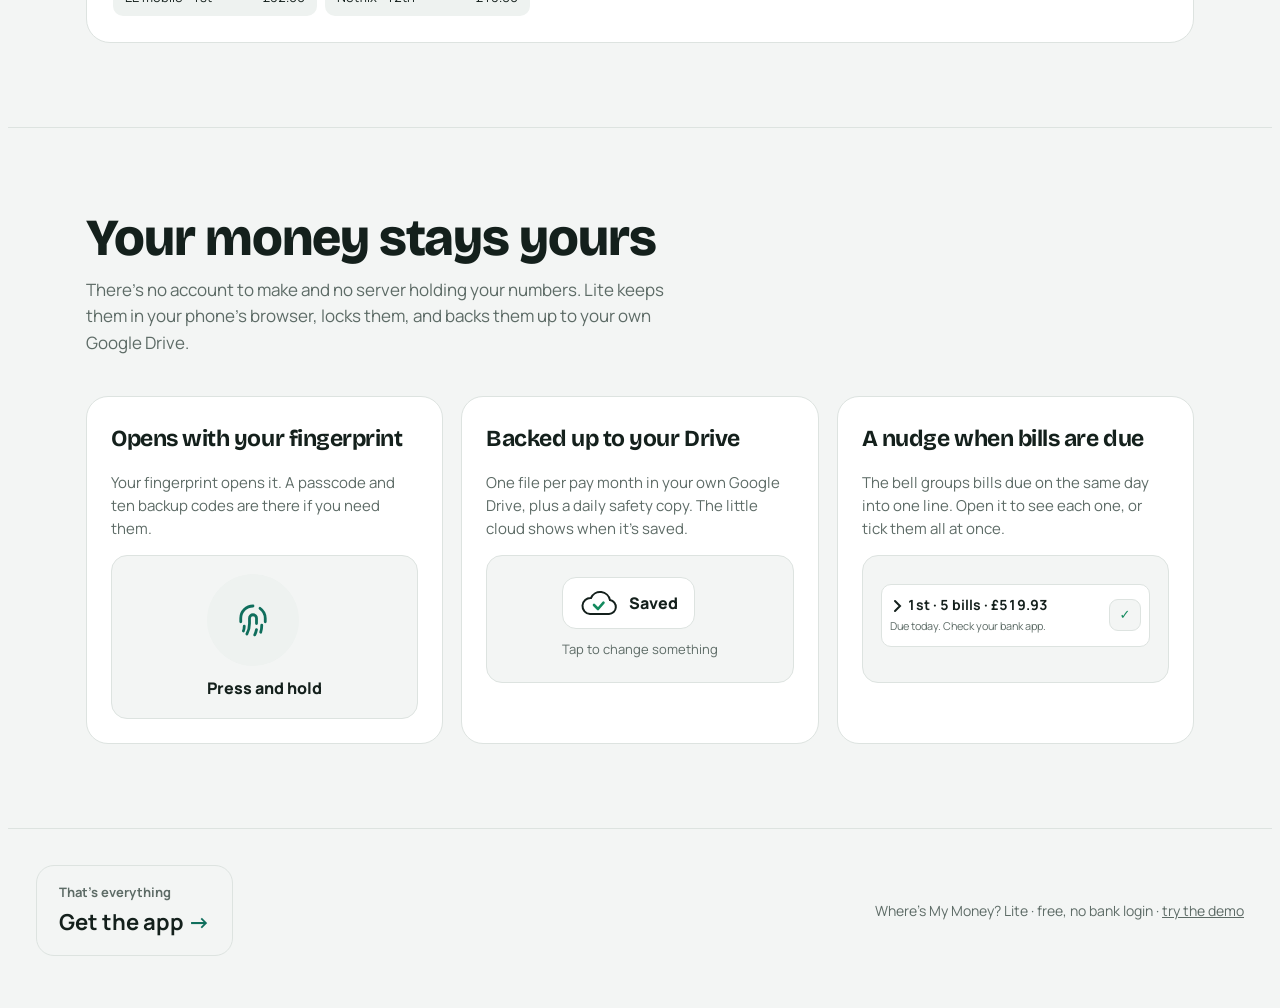
<file: features.html>
<!doctype html>
<html lang="en">
<head>
<meta charset="utf-8">
<meta name="viewport" content="width=device-width, initial-scale=1, viewport-fit=cover">
<title>Everything · Where's My Money? Lite</title>
<meta name="description" content="Where's My Money? Lite: see what's spare, payday to payday. No bank login, your money stays on your phone.">
<link rel="icon" href="lite-192.png">
<meta name="theme-color" content="#0f1513">
<link rel="preconnect" href="https://fonts.googleapis.com">
<link rel="preconnect" href="https://fonts.gstatic.com" crossorigin>
<link rel="stylesheet" href="https://fonts.googleapis.com/css2?family=Bricolage+Grotesque:opsz,wght@12..96,600;12..96,800&family=Manrope:wght@400;500;600;700;800&display=swap">
<style>
/* Layout: one column site. Hero = words left + the real Lite app in a phone right (the app is the hero).
   Then "a month in Lite" (drag through the days), then three small try-it parts (lock, Drive, bell). Dark first, like Darren's phone. */
:root {
  /* the app's own tokens (docs/demo/look.css + lite.css), dark values first */
  --bg: #0f1513; --card: #171f1c; --text: #e9f0ed; --muted: #93a39d; --border: #26332f; --row: #1d2724;
  --accent: #3fd0a4; --on-accent: #06221b; --good: #3fd0a4; --bad: #f07a6a;
  --bill: #7fb0ff; --spend: #f2b632; --on-spend: #241a00; --pot: #f59a4a; --on-pot: #1f0e00; --spare: #3fd0a4; --ring-bg: #26332f;
  --zused: #e06cd8; --zfree: #6b5a9e; --zfreetext: #a99ad6; --on-z: #2a0627;
  --phone: #050807; --glow: rgba(63,208,164,.13); --tip: #e9f0ed; --on-tip: #0f1513;
  --display: "Bricolage Grotesque", "Manrope", system-ui, sans-serif;
  --body: "Manrope", system-ui, -apple-system, "Segoe UI", sans-serif;
  --ease: cubic-bezier(.2,.8,.2,1);
  color-scheme: dark;
}
@media (prefers-color-scheme: light) { :root:not([data-theme="dark"]) {
  --bg: #f3f5f4; --card: #ffffff; --text: #14201c; --muted: #5d6b66; --border: #dde3e0; --row: #eef2f0;
  --accent: #0f6e5c; --on-accent: #ffffff; --good: #138a5e; --bad: #c8463a;
  --bill: #2f6fd0; --spend: #b07d00; --on-spend: #ffffff; --pot: #e0701b; --on-pot: #1f0e00; --spare: #13a07a; --ring-bg: #dde3e0;
  --zused: #b53aab; --zfree: #c3b6ea; --zfreetext: #6b5a9e; --on-z: #ffffff;
  --phone: #14201c; --glow: rgba(15,110,92,.14); --tip: #14201c; --on-tip: #ffffff;
  color-scheme: light } }
:root[data-theme="light"] {
  --bg: #f3f5f4; --card: #ffffff; --text: #14201c; --muted: #5d6b66; --border: #dde3e0; --row: #eef2f0;
  --accent: #0f6e5c; --on-accent: #ffffff; --good: #138a5e; --bad: #c8463a;
  --bill: #2f6fd0; --spend: #b07d00; --on-spend: #ffffff; --pot: #e0701b; --on-pot: #1f0e00; --spare: #13a07a; --ring-bg: #dde3e0;
  --zused: #b53aab; --zfree: #c3b6ea; --zfreetext: #6b5a9e; --on-z: #ffffff;
  --phone: #14201c; --glow: rgba(15,110,92,.14); --tip: #14201c; --on-tip: #ffffff;
  color-scheme: light }

* { box-sizing: border-box; }
html { overflow-x: clip; }
body { background: var(--bg); color: var(--text); font: 16px/1.55 var(--body); font-variant-numeric: tabular-nums; }
.wrap { max-width: 1140px; margin: 0 auto; padding-left: max(16px, env(safe-area-inset-left, 0px)); padding-right: max(16px, env(safe-area-inset-right, 0px)); }
h1, h2, h3 { font-family: var(--display); text-wrap: balance; margin: 0; letter-spacing: -.02em; }
button, input { font: inherit; color: inherit; }
button { cursor: pointer; }
:focus-visible { outline: 3px solid var(--accent); outline-offset: 2px; }
.dot { display: inline-block; width: 8px; height: 8px; border-radius: 50%; margin-right: 6px; flex: none; }
.dot.bill { background: var(--bill); } .dot.pot { background: var(--pot); } .dot.spend { background: var(--spend); } .dot.spare { background: var(--spare); }
.dot.zused { background: var(--zused); } .dot.zfree { background: var(--zfree); }

/* site header */
body::before { content: ""; position: fixed; inset: 0 0 auto; height: env(safe-area-inset-top, 0px); z-index: 30; background: var(--bg); }
header.top { position: sticky; top: env(safe-area-inset-top, 0px); z-index: 20; background: color-mix(in srgb, var(--bg) 86%, transparent); backdrop-filter: blur(12px); border-bottom: 1px solid transparent; transition: border-color .3s; }
header.top.scrolled { border-bottom-color: var(--border); }
header.top .wrap { display: flex; align-items: center; gap: 12px; padding-block: 12px; }
.brand { display: flex; align-items: center; gap: 10px; text-decoration: none; color: inherit; font-weight: 800; }
.brand img { width: 34px; height: 34px; border-radius: 9px; transition: transform .6s var(--ease); }
.brand:hover img { transform: rotate(-10deg) scale(1.06); }
.nav { margin-left: auto; display: flex; gap: 8px; align-items: center; }
.nav a { color: var(--text); text-decoration: none; font-weight: 700; font-size: 14px; padding: 8px 12px; border-radius: 10px; }
.nav a.go { background: var(--accent); color: var(--on-accent); }
.nav a:not(.go):hover { background: var(--row); }

/* hero */
.hero { display: grid; grid-template-columns: 1fr 400px; gap: 56px; align-items: center; padding-block: 36px 80px; }
.hero h1 { font-size: clamp(44px, 6.6vw, 84px); line-height: .96; font-weight: 800; }
.hero h1 span { display: block; color: var(--accent); }
.lede { font-size: 19px; color: var(--muted); max-width: 31em; margin: 22px 0 30px; }
.ctas { display: flex; gap: 12px; flex-wrap: wrap; }
.btn { border: 0; border-radius: 14px; padding: 14px 20px; font-weight: 800; background: var(--accent); color: var(--on-accent); text-decoration: none; display: inline-block;
  transition: transform .15s var(--ease); box-shadow: 0 8px 22px var(--glow); }
.btn:hover { transform: translateY(-2px); }
.btn:active { transform: translateY(1px) scale(.98); }
.btn.ghost { background: transparent; color: var(--text); border: 1.5px solid var(--border); box-shadow: none; }
.facts { display: grid; grid-template-columns: repeat(3, minmax(0, 1fr)); gap: 18px; margin-top: 36px; max-width: 560px; }
.facts div { font-size: 14px; color: var(--muted); }
.facts b { display: block; color: var(--text); font-size: 15px; }

/* the phone */
.stage { position: relative; display: grid; justify-items: center; }
.stage::before { content: ""; position: absolute; top: 8%; width: 100%; aspect-ratio: 1; border-radius: 50%; background: radial-gradient(circle, var(--glow), transparent 66%); }
.phone { position: relative; width: 380px; max-width: 100%; background: var(--phone); border-radius: 50px; padding: 11px; box-shadow: 0 40px 80px rgba(0,0,0,.35), inset 0 0 0 1.5px rgba(255,255,255,.06); }
.screen { position: relative; background: var(--bg); border-radius: 40px; overflow: hidden; height: 720px; display: flex; flex-direction: column; }
.island { height: 30px; display: grid; place-items: center; flex: none; }
.island i { width: 96px; height: 26px; border-radius: 99px; background: var(--phone); }
.scroll { overflow-y: auto; overflow-x: hidden; flex: 1; padding: 4px 12px 22px; scrollbar-width: none; scroll-behavior: smooth; }
.scroll::-webkit-scrollbar { display: none; }
.ahead { display: flex; gap: 10px; align-items: flex-start; padding: 6px 2px 10px; }
.ahead img { width: 44px; height: 44px; border-radius: 11px; }
.ahead .nm { font: 800 19px/1.15 var(--body); letter-spacing: -.01em; }
.ahead .tg { font-size: 12px; font-weight: 700; color: var(--accent); }
.aside { margin-left: auto; display: grid; justify-items: end; gap: 6px; }
.setbtn { border: 1px solid var(--border); background: var(--card); border-radius: 12px; padding: 6px 10px; font-size: 12px; font-weight: 700; display: flex; gap: 6px; align-items: center; }
.vrow { display: flex; gap: 6px; align-items: center; }
.bell { position: relative; width: 30px; height: 28px; border: 1px solid var(--border); background: var(--card); border-radius: 9px; display: grid; place-items: center; color: var(--spend); }
.bell b { position: absolute; top: -7px; right: -7px; min-width: 17px; height: 17px; padding: 0 4px; border-radius: 99px; background: var(--bad); color: #fff; font-size: 10px; line-height: 17px; text-align: center; transition: transform .3s var(--ease); }
.bell b.bump { animation: bump .45s var(--ease); }
@keyframes bump { 40% { transform: scale(1.4); } }
.appver { font-size: 11px; color: var(--muted); }
.tab { display: flex; justify-content: center; border-top: 1px solid var(--border); margin: 0 2px 10px; }
.tab button { margin-top: -1px; border: 1px solid var(--border); border-top: 0; background: var(--bg); border-radius: 0 0 10px 10px; padding: 1px 12px 3px; color: var(--muted); line-height: 0; }
.tab svg { transition: transform .3s var(--ease); }
.tab button[aria-expanded="true"] svg { transform: rotate(180deg); }

.c { background: var(--card); border: 1px solid var(--border); border-radius: 18px; padding: 16px; margin-bottom: 12px; }
.lbl { font-size: 11px; font-weight: 800; letter-spacing: .07em; color: var(--muted); text-transform: uppercase; display: flex; align-items: center; gap: 4px; }
.info { all: unset; cursor: pointer; font-size: 13px; color: var(--muted); padding: 0 2px; letter-spacing: 0; text-transform: none; font-weight: 600; }
.info:focus-visible { outline: 2px solid var(--accent); border-radius: 4px; }
.sthead { display: flex; justify-content: space-between; gap: 10px; }
.big { font: 800 40px/1.05 var(--body); letter-spacing: -.02em; color: var(--accent); margin: 4px 0 6px; transition: color .3s; }
.big.low { color: var(--bad); }
.key { font-size: 11px; color: var(--muted); display: flex; flex-wrap: wrap; gap: 0 6px; }
.key span { white-space: nowrap; display: inline-flex; align-items: center; }
.key .dot { width: 7px; height: 7px; margin-right: 4px; }
.ring { width: 96px; height: 96px; flex: none; }
.ring circle { fill: none; stroke-width: 10; transition: stroke-dasharray .9s var(--ease), stroke-dashoffset .9s var(--ease); }
.ring .bg { stroke: var(--ring-bg); } .ring .sb { stroke: var(--bill); } .ring .sp { stroke: var(--pot); } .ring .ss { stroke: var(--spend); } .ring .sf { stroke: var(--spare); }
.ring text { fill: var(--text); font: 800 19px var(--body); }
.strows { margin-top: 14px; font-size: 14px; }
.strows .r { display: flex; justify-content: space-between; align-items: center; padding: 9px 0; border-top: 1px dashed var(--border); color: var(--muted); }
.strows .r span:first-child { display: inline-flex; align-items: center; white-space: nowrap; }
.strows .r .v { color: var(--text); font-weight: 700; }
.strows .r.tot { color: var(--text); font-weight: 800; border-top: 0; }
.strows .r.line { border-top: 2px solid var(--text); padding: 0; margin-top: 6px; }
.strows .k-bill { color: var(--bill); } .strows .k-spend { color: var(--spend); } .strows .k-pot { color: var(--pot); }
.ulink { all: unset; cursor: pointer; color: var(--text); font-weight: 700; border-bottom: 2px dotted var(--muted); }
.ulink:focus-visible { outline: 2px solid var(--accent); }

.zc { display: flex; justify-content: space-between; align-items: center; gap: 10px; }
.zc .zrow { display: flex; align-items: center; gap: 8px; font-size: 14px; color: var(--muted); margin-top: 8px; }
.zc .zrow b { color: var(--text); margin-left: 10px; }
.zc .zrow b.free { color: var(--zfreetext); }
.zc small { font-size: 11px; color: var(--muted); display: block; margin-top: 8px; }
.zring { width: 92px; height: 92px; flex: none; }
.zring circle { fill: none; stroke-width: 9; }
.zring .zf { stroke: var(--zfree); } .zring .zu { stroke: var(--zused); transition: stroke-dasharray .6s var(--ease); }
.zring text { fill: var(--text); font: 800 19px var(--body); } .zring text.s { font: 600 9px var(--body); fill: var(--muted); }

/* folding cards */
.fold > .fh { all: unset; box-sizing: border-box; width: 100%; display: flex; align-items: center; gap: 0; cursor: pointer; font: 800 18px var(--body); }
.fold > .fh:focus-visible { outline: 2px solid var(--accent); border-radius: 8px; }
.fold > .fh .chev { margin-left: auto; width: 32px; height: 32px; border-radius: 9px; display: grid; place-items: center; color: var(--muted); border: 1.5px solid transparent; transition: border-color .2s; }
.fold.open > .fh .chev { border-color: var(--text); color: var(--text); }
.fold > .fh .chev svg { transition: transform .3s var(--ease); }
.fold.open > .fh .chev svg { transform: rotate(90deg); }
.fold[data-k="spend"] > .fh { color: var(--spend); } .fold[data-k="pots"] > .fh { color: var(--pot); }
.fold[data-k="card"] > .fh { color: var(--zused); } .fold[data-k="bills"] > .fh { color: var(--bill); }
.fold[data-k="spend"] .fh .dot { background: var(--spend); } .fold[data-k="pots"] .fh .dot { background: var(--pot); }
.fold[data-k="card"] .fh .dot { background: var(--zused); } .fold[data-k="bills"] .fh .dot { background: var(--bill); }
.fb { display: grid; grid-template-rows: 0fr; transition: grid-template-rows .4s var(--ease); }
.fold.open .fb { grid-template-rows: 1fr; }
.fb > div { overflow: hidden; min-height: 0; }
.fb > div > .in { padding-top: 14px; }

.seg { display: inline-flex; background: var(--row); border-radius: 99px; padding: 4px; border: 1px solid var(--border); }
.seg button { border: 0; background: none; border-radius: 99px; padding: 5px 11px; font-size: 13px; font-weight: 700; color: var(--muted); transition: background .25s, color .25s; }
.seg button.on { background: var(--spend); color: var(--on-spend); }
.seg.k button.on { background: var(--row); color: var(--text); }
.seg.k { background: var(--bg); }
.seg.k button.on { background: var(--spend); color: var(--on-spend); }
.addform { display: grid; grid-template-columns: 30% 1fr auto; gap: 8px; margin: 12px 0; }
.addform input { min-width: 0; background: var(--bg); border: 1px solid var(--border); border-radius: 12px; padding: 11px 12px; font-size: 15px; }
.addform input::placeholder { color: var(--muted); opacity: .7; }
.addform button { border: 0; border-radius: 12px; padding: 0 16px; font-weight: 800; background: var(--spend); color: var(--on-spend); transition: transform .12s; }
.addform button:active { transform: scale(.95); }
.addform.pot button { background: var(--pot); color: var(--on-pot); }
.addform.zz { grid-template-columns: 26% 1fr auto auto; }
.addform.zz button { background: var(--zused); color: var(--on-z); padding: 0 13px; }
.addform.zz button.off { background: var(--card); color: var(--text); border: 1px solid var(--border); font-size: 12px; padding: 0 9px; }
.addform.bad input { border-color: var(--bad); animation: shake .3s; }
@keyframes shake { 25% { transform: translateX(-4px); } 75% { transform: translateX(4px); } }
.bar2 { display: flex; justify-content: space-between; align-items: center; font-size: 13px; color: var(--muted); font-weight: 700; padding-bottom: 8px; }
.when { display: flex; gap: 6px; flex-wrap: wrap; align-items: center; }
.list .row { display: grid; grid-template-columns: 1fr auto 26px; gap: 0 10px; align-items: center; padding: 11px 0; border-top: 1px solid var(--border); animation: inrow .4s var(--ease); }
.list .row .n { font-weight: 800; font-size: 15px; }
.list .row .s { font-size: 12px; color: var(--muted); display: flex; align-items: center; gap: 4px; flex-wrap: wrap; }
.list .row .a { font-weight: 800; color: var(--spend); text-align: right; }
.list .row.up .n, .list .row.up .a { font-style: italic; }
.list .row .paidq { all: unset; cursor: pointer; display: block; font-size: 11px; font-weight: 800; color: var(--accent); text-align: right; font-style: normal; }
.list .row.out { animation: outrow .3s var(--ease) forwards; }
.list .grp { font-size: 11px; font-weight: 800; color: var(--muted); padding: 10px 0 2px; border-top: 1px solid var(--border); letter-spacing: .05em; text-transform: uppercase; }
.more { all: unset; cursor: pointer; color: var(--muted); font-weight: 800; letter-spacing: 1px; text-align: center; border-radius: 6px; }
.more:focus-visible { outline: 2px solid var(--accent); }
.addcat { all: unset; cursor: pointer; color: var(--accent); font-weight: 800; border-bottom: 1.5px dashed var(--accent); }
.catpick { display: flex; flex-wrap: wrap; gap: 6px; padding: 4px 0 2px; grid-column: 1 / -1; }
.chip { border: 1px solid var(--border); background: var(--bg); border-radius: 99px; padding: 5px 10px; font-size: 12px; font-weight: 700; transition: transform .12s; }
.chip:active { transform: scale(.94); }
.sums { border-top: 1px solid var(--border); margin-top: 6px; padding-top: 10px; font-size: 14px; }
.sums div { display: flex; justify-content: space-between; padding: 4px 0; color: var(--muted); }
.sums div b { color: var(--text); }
.sums div.it { font-style: italic; }
.sums div.tt { color: var(--text); font-weight: 800; }
.catv .cr { display: grid; grid-template-columns: 1fr auto; gap: 4px 10px; padding: 10px 0; border-top: 1px solid var(--border); font-size: 14px; animation: inrow .35s var(--ease); }
.catv .cr b { font-weight: 800; }
.catv .cr small { color: var(--muted); }
.catv .cr .cb { grid-column: 1 / -1; height: 6px; border-radius: 99px; background: var(--row); overflow: hidden; }
.catv .cr .cb i { display: block; height: 100%; background: var(--spend); border-radius: 99px; width: 0; transition: width .7s var(--ease); }

div.pot { padding: 12px 0; border-top: 1px solid var(--border); animation: inrow .4s var(--ease); }
.pot:first-child { border-top: 0; padding-top: 0; }
.pot .ph { display: flex; justify-content: space-between; align-items: center; gap: 8px; }
.pot .ph b { font-size: 15px; }
.pot .ph .l { margin-left: auto; color: var(--accent); font-weight: 800; }
.pot .ph .l.over { color: var(--bad); }
.pbar { height: 8px; background: var(--row); border-radius: 99px; margin: 8px 0 6px; overflow: hidden; }
.pbar i { display: block; height: 100%; background: var(--pot); border-radius: 99px; transition: width .8s var(--ease), background .3s; }
.pot.over .pbar i { background: var(--bad); }
.pot small { color: var(--muted); font-size: 12px; }
.setamt { width: 80px; background: var(--bg); border: 1px solid var(--border); border-radius: 8px; padding: 4px 8px; }
.note { font-size: 12px; color: var(--muted); margin-top: 6px; }

.ccrow { display: flex; align-items: center; justify-content: space-between; gap: 10px; padding: 10px 0; border-top: 1px solid var(--border); animation: inrow .4s var(--ease); }
.ccrow .a { color: var(--zused); font-weight: 800; margin-left: auto; }
.ccrow.pay .a { color: var(--accent); }
.ccrow .x { width: 32px; height: 32px; border-radius: 9px; border: 1px solid var(--border); background: var(--bg); }
.ccrow small { color: var(--muted); display: block; font-size: 12px; }
.cclim { display: grid; grid-template-columns: 1fr auto; gap: 8px 10px; align-items: center; padding-top: 12px; border-top: 1px solid var(--border); font-size: 14px; color: var(--muted); }
.cclim .free { color: var(--text); font-weight: 800; }
.cclim .free + b { color: var(--zfreetext); text-align: right; }

.bl { border-top: 1px solid var(--border); }
.bl > button { all: unset; box-sizing: border-box; width: 100%; cursor: pointer; display: grid; grid-template-columns: 1fr auto; padding: 10px 0; }
.bl > button:focus-visible { outline: 2px solid var(--accent); }
.bl .n { font-weight: 800; font-size: 14px; }
.bl .n i { font-style: normal; color: var(--muted); font-weight: 600; font-size: 13px; }
.bl .s { font-size: 12px; color: var(--muted); }
.bl .a { grid-row: 1 / span 2; grid-column: 2; align-self: center; font-weight: 800; }
.bl.paid .n, .bl.paid .n i { color: var(--good); }
.bl.paid .n::before { content: "✓ "; }
.bl.paused .n, .bl.paused .a { text-decoration: line-through; opacity: .45; }
.bl .bx { display: grid; grid-template-rows: 0fr; transition: grid-template-rows .35s var(--ease); }
.bl.open .bx { grid-template-rows: 1fr; }
.bl .bx > div { overflow: hidden; }
.bars { display: flex; align-items: flex-end; gap: 6px; height: 50px; }
.bars span { flex: 1; height: 0; border-radius: 4px 4px 0 0; background: color-mix(in srgb, var(--bill) 35%, transparent); transition: height .55s var(--ease); }
.bars span:last-child { background: var(--bill); }
.bmon { display: flex; gap: 6px; font-size: 10px; color: var(--muted); }
.bmon span { flex: 1; text-align: center; }
.bact { display: flex; gap: 6px; padding: 8px 0 12px; }

/* sheet (Start a new month?) inside the phone */
.sheetback { position: absolute; inset: 0; background: rgba(0,0,0,.45); opacity: 0; pointer-events: none; transition: opacity .3s; z-index: 5; }
.sheet { position: absolute; left: 0; right: 0; bottom: 0; background: var(--card); border-radius: 22px 22px 0 0; padding: 20px 18px 24px; transform: translateY(105%); transition: transform .4s var(--ease); z-index: 6; border-top: 1px solid var(--border); }
.screen.sheeton .sheetback { opacity: 1; pointer-events: auto; }
.screen.sheeton .sheet { transform: none; }
.sheet h3 { font: 800 20px var(--body); margin-bottom: 4px; }
.sheet p { margin: 0 0 14px; color: var(--muted); font-size: 13px; }
.sheet label { display: grid; gap: 4px; font-size: 12px; font-weight: 700; color: var(--muted); margin-bottom: 10px; }
.sheet input { background: var(--bg); border: 1px solid var(--border); border-radius: 12px; padding: 11px 12px; font-size: 16px; }
.sheet .bb { display: grid; gap: 8px; margin-top: 6px; }
.sheet .bb button { border: 0; border-radius: 12px; padding: 12px; font-weight: 800; background: var(--row); }
.sheet .bb .pri { background: var(--accent); color: var(--on-accent); }
.sheet .bb .ter { background: none; color: var(--muted); }
.menu { position: absolute; top: 76px; right: 12px; width: 250px; background: var(--card); border: 1px solid var(--border); border-radius: 16px; padding: 8px; z-index: 7; box-shadow: 0 18px 40px rgba(0,0,0,.35);
  transform-origin: top right; transform: scale(.92); opacity: 0; pointer-events: none; transition: transform .25s var(--ease), opacity .2s; }
.menu.on { transform: none; opacity: 1; pointer-events: auto; }
.menu .mh { font-size: 11px; color: var(--muted); font-weight: 800; padding: 8px 8px 4px; letter-spacing: .05em; text-transform: uppercase; }
.menu button.mi { all: unset; box-sizing: border-box; cursor: pointer; display: block; width: 100%; padding: 8px; border-radius: 10px; font-size: 14px; font-weight: 700; }
.menu button.mi:hover, .menu button.mi:focus-visible { background: var(--row); }
.menu .mi small { display: block; color: var(--muted); font-weight: 600; font-size: 12px; }
.rem { display: grid; grid-template-columns: 1fr auto; gap: 2px 8px; align-items: center; padding: 9px 8px; border-radius: 10px; font-size: 13px; animation: inrow .3s var(--ease); }
.rem + .rem { border-top: 1px solid var(--border); }
.rem b { font-size: 14px; }
.rem small { color: var(--muted); grid-column: 1; }
.rem button { grid-row: 1 / span 2; grid-column: 2; width: 32px; height: 32px; border-radius: 9px; border: 1px solid var(--border); background: var(--bg); color: var(--good); font-weight: 800; }
.rem.out { animation: outrow .3s var(--ease) forwards; }
.tipb { position: absolute; z-index: 9; max-width: 240px; background: var(--tip); color: var(--on-tip); font-size: 12px; line-height: 1.45; padding: 9px 11px; border-radius: 10px; box-shadow: 0 10px 26px rgba(0,0,0,.3); pointer-events: none;
  opacity: 0; transform: translateY(4px); transition: opacity .2s, transform .2s var(--ease); }
.tipb.on { opacity: 1; transform: none; }
.flash { position: absolute; inset: 0; display: grid; place-items: center; z-index: 8; pointer-events: none; opacity: 0; background: color-mix(in srgb, var(--accent) 94%, transparent); color: var(--on-accent); text-align: center; }
.flash b { display: block; font: 800 44px var(--display); letter-spacing: -.02em; }
.flash.go { animation: flash 1.7s var(--ease); }
@keyframes flash { 0% { opacity: 0; } 14%, 58% { opacity: 1; } 100% { opacity: 0; } }
.flash.go b { animation: pop 1.7s var(--ease); }
@keyframes pop { 0% { transform: scale(.7); } 22% { transform: scale(1.05); } 34% { transform: none; } }
.pulse { animation: pulse 1.6s var(--ease); border-radius: 12px; }
@keyframes pulse { 0%, 100% { box-shadow: 0 0 0 0 transparent; } 30% { box-shadow: 0 0 0 4px color-mix(in srgb, var(--accent) 55%, transparent); } }
@keyframes inrow { from { opacity: 0; transform: translateY(-6px); } }
@keyframes outrow { to { opacity: 0; transform: translateX(26px); } }
.hint { position: relative; margin-top: 18px; font-size: 13px; color: var(--muted); text-align: center; max-width: 340px; }

/* site sections */
section.band { padding-block: 84px; border-top: 1px solid var(--border); }
.sh { display: grid; gap: 12px; max-width: 38em; margin-bottom: 40px; }
.sh h2 { font-size: clamp(32px, 4.4vw, 52px); line-height: 1.02; font-weight: 800; }
.sh p { color: var(--muted); margin: 0; font-size: 17px; }

/* a month in Lite */
.month { background: var(--card); border: 1px solid var(--border); border-radius: 24px; padding: 26px; display: grid; gap: 22px; }
.mtop { display: flex; justify-content: space-between; align-items: end; gap: 16px; flex-wrap: wrap; }
.mday { font: 800 34px/1 var(--display); }
.mday small { display: block; font: 600 14px var(--body); color: var(--muted); margin-top: 6px; }
.mstats { display: flex; gap: 26px; flex-wrap: wrap; }
.mstats div { font-size: 13px; color: var(--muted); }
.mstats b { display: block; font-size: 22px; color: var(--text); font-weight: 800; }
.mstats .gb { color: var(--good); } .mstats .bb2 { color: var(--bill); }
.track { position: relative; height: 92px; }
.track .rail { position: absolute; left: 0; right: 0; top: 52px; height: 6px; border-radius: 99px; background: var(--row); }
.track .fill { position: absolute; left: 0; top: 52px; height: 6px; border-radius: 99px; background: var(--accent); width: 0; }
.mk { position: absolute; top: 0; transform: translateX(-50%); display: grid; justify-items: center; gap: 4px; font-size: 11px; font-weight: 700; color: var(--muted); }
.mk .pin { width: 30px; height: 30px; border-radius: 50%; display: grid; place-items: center; background: var(--row); color: var(--bill); font-size: 12px; font-weight: 800; border: 2px solid var(--bill); transition: background .3s, color .3s, transform .3s var(--ease); }
.mk.done .pin { background: var(--good); border-color: var(--good); color: var(--on-accent); transform: scale(1.08); }
.mk.pay .pin { border-color: var(--accent); color: var(--accent); }
.mk .stem { width: 2px; height: 10px; background: var(--border); }
.mk.lo { top: 62px; }
.mk.lo .stem { order: -1; }
#dayslide { width: 100%; accent-color: var(--accent); }
.mlist { display: grid; grid-template-columns: repeat(auto-fill, minmax(200px, 1fr)); gap: 8px; }
.mlist div { display: flex; justify-content: space-between; gap: 8px; padding: 9px 12px; background: var(--row); border-radius: 10px; font-size: 13px; transition: background .3s, color .3s; }
.mlist div.done { background: color-mix(in srgb, var(--good) 16%, var(--row)); color: var(--good); font-weight: 700; }
.mlist div.done span:first-child::before { content: "✓ "; }
.mlbl { font-size: 13px; color: var(--muted); }

/* try-it parts */
.parts { display: grid; grid-template-columns: repeat(3, minmax(0, 1fr)); gap: 18px; }
.part { background: var(--card); border: 1px solid var(--border); border-radius: 22px; padding: 24px; display: grid; gap: 14px; align-content: start; }
.part h3 { font-size: 23px; }
.part p { margin: 0; color: var(--muted); font-size: 15px; }
.demo { min-height: 128px; display: grid; place-items: center; background: var(--bg); border-radius: 16px; padding: 18px; border: 1px solid var(--border); }
.fpbtn { width: 92px; height: 92px; border-radius: 50%; border: 0; background: var(--row); color: var(--accent); position: relative; display: grid; place-items: center; touch-action: none; user-select: none; -webkit-user-select: none; transition: transform .2s var(--ease), background .3s, color .3s; }
.fpbtn:active { transform: scale(.95); }
.fpbtn .arc { position: absolute; inset: 0; transform: rotate(-90deg); }
.fpbtn .arc circle { fill: none; stroke: var(--accent); stroke-width: 4; stroke-linecap: round; stroke-dasharray: 280; stroke-dashoffset: 280; }
.fpbtn.ok { background: var(--accent); color: var(--on-accent); }
.fpmsg { font-weight: 800; text-align: center; margin-top: 10px; min-height: 1.5em; }
.cloudb { all: unset; cursor: pointer; display: flex; align-items: center; gap: 10px; padding: 10px 16px; border-radius: 14px; background: var(--card); border: 1px solid var(--border); font-weight: 800; }
.cloudb:focus-visible { outline: 3px solid var(--accent); }
.cloud { width: 40px; height: 30px; }
.cloud .cl { fill: none; stroke: var(--text); stroke-width: 2; }
.cloud .tick { fill: none; stroke: var(--good); stroke-width: 2.6; stroke-linecap: round; stroke-linejoin: round; stroke-dasharray: 14; stroke-dashoffset: 14; }
.cloud .arr { stroke: var(--accent); stroke-width: 2.4; stroke-linecap: round; fill: none; opacity: 0; }
.cloud .wait { fill: var(--spend); opacity: 0; }
.cloudb.saving .arr { opacity: 1; animation: rise 0.8s var(--ease) infinite; }
.cloudb.saved .tick { stroke-dashoffset: 0; transition: stroke-dashoffset .45s var(--ease); }
.cloudb.wait .wait { opacity: 1; }
@keyframes rise { from { transform: translateY(4px); opacity: 0; } 50% { opacity: 1; } to { transform: translateY(-3px); opacity: 0; } }
.cloudsub { font-size: 13px; color: var(--muted); text-align: center; margin-top: 10px; }
.bdemo { width: 100%; }
.bdemo .rem { background: var(--card); border: 1px solid var(--border); margin-bottom: 6px; }
.bdemo .kids { display: grid; grid-template-rows: 0fr; transition: grid-template-rows .3s var(--ease); grid-column: 1 / -1; }
.bdemo .rem.open .kids { grid-template-rows: 1fr; }
.bdemo .kids > div { overflow: hidden; font-size: 12px; color: var(--muted); }
.bdemo .kids > div span { display: flex; justify-content: space-between; padding: 4px 0; }
.bdemo .chevb { all: unset; cursor: pointer; }
.bdemo .chevb svg { transition: transform .3s var(--ease); vertical-align: -3px; }
.bdemo .rem.open .chevb svg { transform: rotate(90deg); }

footer { padding-block: 40px 60px; color: var(--muted); font-size: 14px; border-top: 1px solid var(--border); }
footer .wrap { display: flex; justify-content: space-between; gap: 16px; flex-wrap: wrap; }
footer a { color: var(--text); }

@media (max-width: 980px) {
  .hero { grid-template-columns: 1fr; gap: 40px; padding-block: 24px 60px; }
  .parts { grid-template-columns: 1fr; }
}
@media (max-width: 520px) {
  .nav a:not(.go) { display: none; }
  .facts { grid-template-columns: 1fr; gap: 10px; }
  .screen { height: 660px; }
  .month { padding: 18px; }
  .mk span.t { display: none; }
}
@media (prefers-reduced-motion: reduce) { *, *::before, *::after { animation-duration: .01ms !important; animation-iteration-count: 1 !important; transition-duration: .01ms !important; scroll-behavior: auto !important; } }
</style>
<link rel="stylesheet" href="site.css">
</head>
<body data-page="features">

<main>
  <div class="wrap hero" id="hero">
    <div>
      <h1>See what's spare. <span>Payday to payday.</span></h1>
      <p class="lede">Type in your pay, your bills and what you spend. Lite works out what's really left until you're paid again, on your phone, with no bank login.</p>
      <div class="ctas">
        <button class="btn" id="go-month" type="button">Start a new month</button>
        <a class="btn ghost" href="https://df-ai-lab.github.io/wheres-my-money-lite/demo/" target="_blank" rel="noopener">Open the demo</a>
      </div>
      <div class="facts">
        <div><b>No bank login</b>You type it in. Nothing connects to your bank.</div>
        <div><b>Stays on your phone</b>Saved in your browser, opened with your fingerprint.</div>
        <div><b>Backed up</b>A copy in your own Google Drive.</div>
      </div>
    </div>

    <div class="stage">
      <div class="phone">
        <div class="screen" id="screen">
          <div class="island"><i></i></div>
          <div class="scroll" id="scroll">
            <div class="ahead">
              <img src="lite-192.png" alt="">
              <div><div class="nm">Where's My Money?</div><div class="tg">Payday to payday · Lite</div></div>
              <div class="aside">
                <button class="setbtn" id="setbtn" type="button" aria-haspopup="true">
                  <svg width="14" height="14" viewBox="0 0 24 24" fill="none" stroke="currentColor" stroke-width="2"><circle cx="12" cy="12" r="3"/><path d="M12 2v3M12 19v3M2 12h3M19 12h3M4.9 4.9l2.1 2.1M17 17l2.1 2.1M4.9 19.1 7 17M17 7l2.1-2.1"/></svg>Settings</button>
                <div class="vrow">
                  <button class="bell" id="bellbtn" type="button" aria-label="Reminders">
                    <svg width="15" height="15" viewBox="0 0 24 24" fill="none" stroke="currentColor" stroke-width="2"><path d="M6 8a6 6 0 0 1 12 0c0 7 3 9 3 9H3s3-2 3-9"/><path d="M10.3 21a1.9 1.9 0 0 0 3.4 0"/></svg>
                    <b id="bellnum">3</b></button>
                  <span class="appver">demo.v0.59</span>
                </div>
              </div>
            </div>
            <div class="tab"><button type="button" id="tabbtn" aria-label="Start a new month" aria-expanded="false">
              <svg width="14" height="10" viewBox="0 0 14 10"><path d="M2 7l5-4 5 4" fill="none" stroke="currentColor" stroke-width="2" stroke-linecap="round"/></svg></button></div>

            <div class="c" id="stcard">
              <div class="sthead">
                <div>
                  <div class="lbl">Spare cash left <button class="info" type="button" data-tip="This is a guide. Check your bank app to confirm what's really left. Don't rely on this app alone.">ⓘ</button></div>
                  <div class="big" id="big">£0.00</div>
                  <div class="key" id="key"></div>
                </div>
                <svg class="ring" viewBox="0 0 100 100" role="img" aria-label="Where the money went">
                  <circle cx="50" cy="50" r="40" class="bg"/>
                  <circle cx="50" cy="50" r="40" class="sb" transform="rotate(-90 50 50)"/>
                  <circle cx="50" cy="50" r="40" class="sp" transform="rotate(-90 50 50)"/>
                  <circle cx="50" cy="50" r="40" class="ss" transform="rotate(-90 50 50)"/>
                  <circle cx="50" cy="50" r="40" class="sf" transform="rotate(-90 50 50)"/>
                  <text x="50" y="57" text-anchor="middle" id="ringpc">0%</text>
                </svg>
              </div>
              <div class="strows">
                <div class="r"><span>Pay</span><button class="ulink" type="button" id="r-pay" data-sheet>£0.00</button></div>
                <div class="r"><span>+ Left from last month</span><button class="ulink" type="button" id="r-left" data-sheet>Add</button></div>
                <div class="r"><span><i class="dot bill"></i>− Bills</span><span class="v k-bill" id="r-bills"></span></div>
                <div class="r"><span><i class="dot spend"></i>− Spends <button class="info" type="button" data-tip="Spends that are not in a pot. Pot spends come out of the pot, so they show in Pots left.">ⓘ</button></span><span class="v k-spend" id="r-spends"></span></div>
                <div class="r"><span><i class="dot pot"></i><span id="potword">Pots left</span> <button class="info" type="button" data-tip="What your pots still have to spend this month. Over comes off spare.">ⓘ</button></span><span class="v k-pot" id="r-pots"></span></div>
                <div class="r line"></div>
                <div class="r tot"><span>Starting spare</span><span id="r-start"></span></div>
                <div class="r tot"><span>Actual spare</span><span id="r-actual"></span></div>
              </div>
            </div>

            <div class="c">
              <div class="zc">
                <div>
                  <div class="lbl">Zopa credit card</div>
                  <div class="zrow"><i class="dot zused"></i>Used<b id="z-used"></b></div>
                  <div class="zrow"><i class="dot zfree"></i>Free<b class="free" id="z-free"></b></div>
                  <small id="z-lim">Limit £500.00</small>
                </div>
                <svg class="zring" viewBox="0 0 100 100" role="img" aria-label="Credit card limit used">
                  <circle cx="50" cy="50" r="40" class="zf"/>
                  <circle cx="50" cy="50" r="40" class="zu" id="zu" transform="rotate(-90 50 50)"/>
                  <text x="50" y="54" text-anchor="middle" id="zpc">0%</text>
                  <text x="50" y="68" text-anchor="middle" class="s">used</text>
                </svg>
              </div>
            </div>

            <div class="c fold open" data-k="spend" id="spendcard">
              <button class="fh" type="button" aria-expanded="true"><i class="dot"></i>Add a spend<span class="chev"><svg width="14" height="14" viewBox="0 0 14 14"><path d="M5 2l5 5-5 5" fill="none" stroke="currentColor" stroke-width="2" stroke-linecap="round"/></svg></span></button>
              <div class="fb"><div><div class="in">
                <div class="when">
                  <div class="seg" id="paidseg"><button type="button" class="on" data-v="paid">Paid</button><button type="button" data-v="up">Upcoming</button></div>
                </div>
                <form class="addform" id="spendform" autocomplete="off">
                  <input id="samt" inputmode="decimal" placeholder="12.50" aria-label="Amount">
                  <input id="sname" placeholder="Coffee" aria-label="What was it">
                  <button type="submit">Add</button>
                </form>
                <div class="bar2"><span id="scount"></span>
                  <div class="seg k" id="viewseg"><button type="button" class="on" data-v="all">All</button><button type="button" data-v="cat">Categories</button></div></div>
                <div class="list" id="slist"></div>
                <div class="catv" id="catv" hidden></div>
                <div class="sums">
                  <div><span>Money for spending</span><b id="s-mfs"></b></div>
                  <div><span>Paid so far</span><b id="s-paid"></b></div>
                  <div class="it"><span>Still to come</span><b id="s-come"></b></div>
                  <div class="tt"><span>Left now</span><span id="s-left"></span></div>
                </div>
              </div></div></div>
            </div>

            <div class="c fold" data-k="pots" id="potcard">
              <button class="fh" type="button" aria-expanded="false"><i class="dot"></i>Monthly pots<span class="chev"><svg width="14" height="14" viewBox="0 0 14 14"><path d="M5 2l5 5-5 5" fill="none" stroke="currentColor" stroke-width="2" stroke-linecap="round"/></svg></span></button>
              <div class="fb"><div><div class="in">
                <div id="pots"></div>
                <form class="addform pot" id="potform" autocomplete="off">
                  <input id="pamt" inputmode="decimal" placeholder="400" aria-label="Pot amount">
                  <input id="pname" placeholder="New pot" aria-label="Pot name">
                  <button type="submit">Add</button>
                </form>
                <div class="note">Spends and bills in a pot's category fill it. Over comes off spare.</div>
              </div></div></div>
            </div>

            <div class="c fold" data-k="card" id="cccard">
              <button class="fh" type="button" aria-expanded="false"><i class="dot"></i>Credit card<span class="chev"><svg width="14" height="14" viewBox="0 0 14 14"><path d="M5 2l5 5-5 5" fill="none" stroke="currentColor" stroke-width="2" stroke-linecap="round"/></svg></span></button>
              <div class="fb"><div><div class="in">
                <form class="addform zz" id="ccform" autocomplete="off">
                  <input id="camt" inputmode="decimal" placeholder="40" aria-label="Amount">
                  <input id="cname" placeholder="Shell" aria-label="What was it">
                  <button type="submit">Add</button>
                  <button type="button" class="off" id="ccoff">Paid off</button>
                </form>
                <div id="cclist"></div>
                <div class="cclim"><span>Limit</span><span>£500.00</span><span class="free">Free</span><b id="cc-free"></b></div>
              </div></div></div>
            </div>

            <div class="c fold" data-k="bills" id="billcard">
              <button class="fh" type="button" aria-expanded="false"><i class="dot"></i>Bills<span class="chev"><svg width="14" height="14" viewBox="0 0 14 14"><path d="M5 2l5 5-5 5" fill="none" stroke="currentColor" stroke-width="2" stroke-linecap="round"/></svg></span></button>
              <div class="fb"><div><div class="in" id="blist"></div></div></div>
            </div>
          </div>

          <div class="menu" id="setmenu" role="menu">
            <div class="mh">Account</div><button class="mi" type="button">Darren<small>Your name · Gmail</small></button>
            <div class="mh">On this phone</div><button class="mi" type="button">Save a backup<small>A file on this phone</small></button>
            <div class="mh">Cloud</div><button class="mi" type="button">Google Drive backup<small>● On · saved today</small></button>
            <div class="mh">Lock</div><button class="mi" type="button">Fingerprint<small>● On for this phone</small></button>
          </div>
          <div class="menu" id="bellmenu" role="menu"><div class="mh">Reminders</div><div id="rems"></div></div>
          <div class="sheetback" id="sheetback"></div>
          <div class="sheet" id="sheet" role="dialog" aria-label="Start a new month?">
            <h3>Start a new month?</h3>
            <p>Bills start again. Spends already paid are cleared; upcoming ones stay.</p>
            <label>New pay<input id="npay" inputmode="decimal"></label>
            <label>Left from last month<input id="nleft" inputmode="decimal" placeholder="0.00"></label>
            <div class="bb">
              <button type="button" class="pri" id="nyes">Yes, start the new month</button>
              <button type="button" id="njust">Just change the pay</button>
              <button type="button" class="ter" id="nno">Cancel</button>
            </div>
          </div>
          <div class="flash" id="flash"><div><b>Payday</b><span id="flashamt"></span></div></div>
          <div class="tipb" id="tipb" role="tooltip"></div>
        </div>
      </div>
      <div class="hint">This phone works. Add a spend, open a card, tap ⓘ, or press the arrow under the header. Example numbers.</div>
    </div>
  </div>

  <section class="band" id="month">
    <div class="wrap">
      <div class="sh">
        <h2>A month in Lite</h2>
        <p>Your month runs from payday to payday. Drag through it: each bill turns green on its due day, so you can see what's already gone and what's still to come.</p>
      </div>
      <div class="month">
        <div class="mtop">
          <div class="mday" id="mday">28 Oct<small>Payday</small></div>
          <div class="mstats">
            <div><b class="gb" id="mgone"></b>Bills gone out</div>
            <div><b class="bb2" id="mcome"></b>Bills still to come</div>
          </div>
        </div>
        <div class="track" id="track"><div class="rail"></div><div class="fill" id="tfill"></div></div>
        <label class="mlbl" for="dayslide">Drag the day</label>
        <input type="range" id="dayslide" min="0" max="30" value="0">
        <div class="mlist" id="mlist"></div>
      </div>
    </div>
  </section>

  <section class="band" id="safe">
    <div class="wrap">
      <div class="sh">
        <h2>Your money stays yours</h2>
        <p>There's no account to make and no server holding your numbers. Lite keeps them in your phone's browser, locks them, and backs them up to your own Google Drive.</p>
      </div>
      <div class="parts">
        <div class="part">
          <h3>Opens with your fingerprint</h3>
          <p>Your fingerprint opens it. A passcode and ten backup codes are there if you need them.</p>
          <div class="demo"><div>
            <button class="fpbtn" id="fp" type="button" aria-label="Press and hold to unlock">
              <svg class="arc" viewBox="0 0 92 92"><circle cx="46" cy="46" r="44" id="fparc"/></svg>
              <svg width="42" height="42" viewBox="0 0 24 24" fill="none" stroke="currentColor" stroke-width="1.6" stroke-linecap="round"><path d="M12 4a7 7 0 0 0-7 7v2"/><path d="M19 13v-2a7 7 0 0 0-3-5.7"/><path d="M8.5 20c.9-1.6 1.5-3.6 1.5-6v-3a2 2 0 0 1 4 0v3"/><path d="M14 17.5c-.2 1-.5 2-1 3"/><path d="M17 15c0 1.5-.2 2.8-.6 4"/><path d="M7 15.5c0 1-.2 2-.5 2.8"/></svg>
            </button>
            <div class="fpmsg" id="fpmsg">Press and hold</div>
          </div></div>
        </div>
        <div class="part">
          <h3>Backed up to your Drive</h3>
          <p>One file per pay month in your own Google Drive, plus a daily safety copy. The little cloud shows when it's saved.</p>
          <div class="demo"><div>
            <button class="cloudb saved" id="cloudb" type="button">
              <svg class="cloud" viewBox="0 0 40 30" aria-hidden="true">
                <path class="cl" d="M11 26h19a7 7 0 0 0 1-13.9A10 10 0 0 0 12 10a8 8 0 0 0-1 16z"/>
                <path class="tick" d="M15 17l4 4 7-8"/>
                <path class="arr" d="M20 22v-9M16 16.5l4-4 4 4"/>
                <circle class="wait" cx="33" cy="8" r="4"/>
              </svg>
              <span id="cloudtxt">Saved</span>
            </button>
            <div class="cloudsub" id="cloudsub">Tap to change something</div>
          </div></div>
        </div>
        <div class="part">
          <h3>A nudge when bills are due</h3>
          <p>The bell groups bills due on the same day into one line. Open it to see each one, or tick them all at once.</p>
          <div class="demo"><div class="bdemo" id="bdemo"></div></div>
        </div>
      </div>
    </div>
  </section>
</main>


<script src="site.js"></script>
<script>
(() => {
  const $ = id => document.getElementById(id);
  const reduce = matchMedia('(prefers-reduced-motion: reduce)').matches;
  const fmt = n => (n < 0 ? '−£' : '£') + Math.abs(n).toLocaleString('en-GB', { minimumFractionDigits: 2, maximumFractionDigits: 2 });
  const esc = s => String(s).replace(/[&<>"]/g, c => ({ '&': '&amp;', '<': '&lt;', '>': '&gt;', '"': '&quot;' }[c]));
  const num = v => { const n = parseFloat(String(v).replace(/[£,\s]/g, '')); return isFinite(n) ? Math.round(n * 100) / 100 : NaN; };
  const chev = '<svg width="14" height="14" viewBox="0 0 14 14"><path d="M5 2l5 5-5 5" fill="none" stroke="currentColor" stroke-width="2" stroke-linecap="round"/></svg>';

  // ---------- example month (the demo's own numbers, not anyone's real money) ----------
  const TODAY = '30 Oct';
  const S = {
    pay: 2500, left: 0,
    bills: [
      { n: 'Rent', d: 28, cat: 'Household', a: 650.00, h: [650, 650, 650, 650, 650, 650] },
      { n: 'Car finance', d: 1, cat: 'Car', a: 189.73, h: [189.73, 189.73, 189.73, 189.73, 189.73, 189.73] },
      { n: 'Council tax', d: 1, cat: 'Household', a: 148.00, h: [139, 148, 148, 148, 148, 148] },
      { n: 'Octopus Energy', d: 1, cat: 'Household', a: 96.00, h: [74, 74, 88, 96, 96, 96] },
      { n: 'Car insurance', d: 1, cat: 'Car', a: 54.20, h: [54.2, 54.2, 54.2, 54.2, 54.2, 54.2] },
      { n: 'EE mobile', d: 1, cat: 'Phone', a: 32.00, h: [30, 30, 32, 32, 32, 32] },
      { n: 'Netflix', d: 12, cat: 'Subscriptions', a: 13.80, h: [10.99, 10.99, 12.99, 12.99, 13.80, 13.80] },
    ],
    pots: [{ n: 'Shopping', a: 400 }, { n: 'Fuel', a: 150 }, { n: 'Going out', a: 0 }],
    spends: [
      { n: 'Costa', a: 12.50, cat: '', when: '25 Oct 2024' },
      { n: 'Tesco', a: 34.20, cat: 'Food shopping', when: '25 Oct 2024' },
      { n: 'Shell', a: 60.00, cat: 'Fuel', when: '30 Oct 2024' },
    ],
    card: [{ n: 'Amazon', a: 45.00, when: '25 Oct 2024' }],
    limit: 500,
  };
  const CATS = ['Food shopping', 'Fuel', 'Going out', 'Shopping', 'Coffee', 'Takeaways', 'Household', 'Kids'];
  const guess = n => { n = n.toLowerCase();
    if (/shell|bp|esso|petrol|texaco|fuel/.test(n)) return 'Fuel';
    if (/tesco|asda|aldi|lidl|sainsbury|morrisons|coop|co-op/.test(n)) return 'Food shopping';
    if (/pub|bar|cinema|bowling|pizza/.test(n)) return 'Going out';
    if (/amazon|next|primark|argos/.test(n)) return 'Shopping';
    return ''; };

  // ---------- money: the same sums as docs/demo/money.js (v0.17 / v0.21 rules) ----------
  const potOf = cat => S.pots.find(p => p.a > 0 && cat && p.n.toLowerCase() === cat.toLowerCase());
  function compute() {
    const live = S.bills.filter(b => !b.paused);
    const bills = live.reduce((s, b) => s + b.a, 0);
    const pots = S.pots.map(p => ({ ...p, spent: S.spends.filter(x => potOf(x.cat) === p).reduce((s, x) => s + x.a, 0) }));
    const potSpent = pots.reduce((s, p) => s + p.spent, 0);
    const potsSet = pots.reduce((s, p) => s + p.a, 0);
    const potsLeft = pots.reduce((s, p) => s + Math.max(p.a - p.spent, 0), 0);
    const potsOver = pots.reduce((s, p) => s + (p.a > 0 ? Math.max(p.spent - p.a, 0) : 0), 0);
    const own = S.spends.filter(x => !potOf(x.cat)).reduce((s, x) => s + x.a, 0);
    const all = S.spends.reduce((s, x) => s + x.a, 0);
    const paid = S.spends.filter(x => !x.up).reduce((s, x) => s + x.a, 0);
    const money = S.pay + S.left;
    const used = S.card.reduce((s, x) => s + x.a, 0);
    return { bills, pots, potSpent, potsSet, potsLeft, potsOver, own, all, paid, come: all - paid, money,
      mfs: money - bills, start: money - bills - potsSet, actual: money - bills - all, used };
  }

  // number roll
  const shown = new Map();
  function roll(el, to, txt) {
    const from = shown.has(el) ? shown.get(el) : 0; shown.set(el, to);
    const out = v => (txt ? txt(v) : fmt(v));
    if (reduce || Math.abs(from - to) < .005) { el.textContent = out(to); return; }
    const t0 = performance.now(), d = 750;
    const step = now => { const k = Math.min((now - t0) / d, 1), e = 1 - Math.pow(1 - k, 3);
      el.textContent = out(from + (to - from) * e); if (k < 1) requestAnimationFrame(step); };
    requestAnimationFrame(step);
  }
  const C = 2 * Math.PI * 40;
  function ring(parts) {
    let start = 0;
    parts.forEach(([cls, p]) => {
      const el = document.querySelector('.ring .' + cls), len = Math.max(Math.min(p, 1 - start), 0) * C;
      el.setAttribute('stroke-dasharray', (len > 3 ? len - 2 : len) + ' ' + C);
      el.setAttribute('stroke-dashoffset', -start * C); start += Math.max(p, 0);
    });
  }

  function drawTop() {
    const r = compute(), f = x => r.money > 0 ? Math.max(x, 0) / r.money : 0, pc = x => Math.round(100 * f(x)) + '%';
    roll($('big'), r.actual); roll($('r-bills'), r.bills); roll($('r-spends'), r.own); roll($('r-actual'), r.actual); roll($('r-start'), r.start);
    const pl = r.potsLeft - r.potsOver;
    $('potword').textContent = pl < 0 ? 'Pots over' : 'Pots left';
    $('r-pots').style.color = pl < 0 ? 'var(--bad)' : '';
    roll($('r-pots'), pl);
    $('big').classList.toggle('low', r.actual < 0);
    $('r-pay').textContent = fmt(S.pay);
    $('r-left').textContent = S.left ? fmt(S.left) : 'Add';
    ring([['sb', f(r.bills)], ['sp', f(r.potSpent)], ['ss', f(r.own)], ['sf', f(r.actual)]]);
    $('ringpc').textContent = pc(r.actual);
    $('key').innerHTML = `<span><i class="dot bill"></i>Bills ${pc(r.bills)}</span>·<span><i class="dot pot"></i>Pots ${pc(r.potSpent)}</span>·<span><i class="dot spend"></i>Spends ${pc(r.own)}</span>·<span><i class="dot spare"></i>Spare ${pc(r.actual)}</span>`;
    // zopa
    const zp = Math.min(Math.max(r.used / S.limit, 0), 1);
    $('zu').setAttribute('stroke-dasharray', Math.max(zp * C - 1.5, 0) + ' ' + C);
    roll($('zpc'), zp * 100, v => Math.round(v) + '%'); roll($('z-used'), r.used); roll($('z-free'), S.limit - r.used); roll($('cc-free'), S.limit - r.used);
    // spend sums
    roll($('s-mfs'), r.mfs); roll($('s-paid'), r.paid); roll($('s-come'), r.come); roll($('s-left'), r.mfs - r.all);
  }

  // ---------- spends ----------
  let mode = 'paid', view = 'all', pickFor = null;
  function drawSpends() {
    const box = $('slist'); box.innerHTML = '';
    $('scount').textContent = S.spends.length + (S.spends.length === 1 ? ' spend' : ' spends');
    const up = S.spends.filter(s => s.up), paid = S.spends.filter(s => !s.up);
    const row = s => {
      const pot = potOf(s.cat);
      const where = pot ? `<i class="dot pot"></i>${esc(pot.n)}` : (s.cat ? esc(s.cat) : '<button type="button" class="addcat">+ category</button>');
      const el = document.createElement('div'); el.className = 'row' + (s.up ? ' up' : '');
      el.innerHTML = `<div><div class="n">${esc(s.n)}</div><div class="s">${s.up ? 'No date yet' : s.when} · ${where}
        <button type="button" class="info" data-tip="${s.up ? 'No date yet. It counts against your spare now. Tap Paid? when it has gone out.' : 'This is the date you added it. If it went out on another day, tap ⋯ to change the date.'}">ⓘ</button></div></div>
        <div><div class="a">${fmt(s.a)}</div>${s.up ? '<button type="button" class="paidq">Paid?</button>' : ''}</div>
        <button type="button" class="more" aria-label="Remove ${esc(s.n)}" title="Remove">⋯</button>`;
      const add = el.querySelector('.addcat');
      if (add) add.onclick = () => { pickFor = pickFor === s ? null : s; drawSpends(); };
      if (pickFor === s) {
        const pk = document.createElement('div'); pk.className = 'catpick';
        pk.innerHTML = CATS.map(c => `<button type="button" class="chip">${c}</button>`).join('');
        pk.querySelectorAll('.chip').forEach(b => b.onclick = () => { s.cat = b.textContent; pickFor = null; drawSpends(); drawPots(); drawTop(); });
        el.appendChild(pk);
      }
      const pq = el.querySelector('.paidq');
      if (pq) pq.onclick = () => { s.up = false; s.when = TODAY + ' 2024'; drawSpends(); drawTop(); toast('Marked as paid'); };
      el.querySelector('.more').onclick = () => { el.classList.add('out');
        setTimeout(() => { S.spends.splice(S.spends.indexOf(s), 1); drawSpends(); drawPots(); drawTop(); }, reduce ? 0 : 280); };
      return el;
    };
    if (up.length) { box.insertAdjacentHTML('beforeend', '<div class="grp">Still to come</div>'); up.forEach(s => box.appendChild(row(s)));
      box.insertAdjacentHTML('beforeend', '<div class="grp">Paid</div>'); }
    paid.forEach(s => box.appendChild(row(s)));
    if (!S.spends.length) box.innerHTML = '<div class="note" style="padding:10px 0;border-top:1px solid var(--border)">No spends yet this month. Type one above.</div>';
    // categories view
    const cv = $('catv'); cv.innerHTML = '';
    const groups = {}; S.spends.forEach(s => { const k = s.cat || 'Unsorted'; (groups[k] = groups[k] || []).push(s); });
    const rows = Object.entries(groups).map(([k, v]) => [k, v.reduce((t, x) => t + x.a, 0), v.length]).sort((a, b) => b[1] - a[1]);
    const max = Math.max(...rows.map(r => r[1]), 1);
    rows.forEach(([k, t, n]) => { const d = document.createElement('div'); d.className = 'cr';
      d.innerHTML = `<b>${esc(k)}</b><b>${fmt(t)}</b><small>${n} ${n === 1 ? 'spend' : 'spends'}</small><small></small><div class="cb"><i></i></div>`;
      cv.appendChild(d); requestAnimationFrame(() => requestAnimationFrame(() => d.querySelector('i').style.width = (100 * t / max) + '%')); });
    $('slist').hidden = view !== 'all'; cv.hidden = view === 'all';
  }
  document.querySelectorAll('#paidseg button').forEach(b => b.onclick = () => { mode = b.dataset.v;
    document.querySelectorAll('#paidseg button').forEach(x => x.classList.toggle('on', x === b)); });
  document.querySelectorAll('#viewseg button').forEach(b => b.onclick = () => { view = b.dataset.v;
    document.querySelectorAll('#viewseg button').forEach(x => x.classList.toggle('on', x === b)); drawSpends(); });
  const bad = form => { form.classList.remove('bad'); void form.offsetWidth; form.classList.add('bad'); setTimeout(() => form.classList.remove('bad'), 400); };
  $('spendform').onsubmit = e => { e.preventDefault();
    const a = num($('samt').value), n = $('sname').value.trim();
    if (!(a > 0) || !n) return bad(e.target);
    S.spends.unshift({ n, a, cat: guess(n), up: mode === 'up', when: TODAY + ' 2024' });
    $('samt').value = ''; $('sname').value = ''; drawSpends(); drawPots(); drawTop();
    $('stcard').classList.remove('pulse'); void $('stcard').offsetWidth; $('stcard').classList.add('pulse');
  };

  // ---------- pots ----------
  function drawPots() {
    const r = compute(), box = $('pots'); box.innerHTML = '';
    r.pots.forEach(p => {
      const el = document.createElement('div'); const over = p.a > 0 && p.spent > p.a;
      el.className = 'pot' + (over ? ' over' : '');
      el.innerHTML = `<div class="ph"><b>${esc(p.n)}</b>${p.a > 0
          ? `<span class="l${over ? ' over' : ''}">${over ? fmt(p.spent - p.a) + ' over' : fmt(p.a - p.spent) + ' left'}</span>`
          : `<button type="button" class="ulink set" style="margin-left:auto;font-size:13px">Set an amount</button>`}
        <button type="button" class="more" aria-label="Remove ${esc(p.n)} pot" title="Remove">⋯</button></div>
        <div class="pbar"><i style="width:0"></i></div>${p.a > 0 ? `<small>${fmt(p.spent)} of ${fmt(p.a)}</small>` : ''}`;
      const set = el.querySelector('.set');
      if (set) set.onclick = () => { const i = document.createElement('input'); i.className = 'setamt'; i.inputMode = 'decimal'; i.placeholder = '100';
        set.replaceWith(i); i.focus(); const done = () => { const v = num(i.value); const src = S.pots.find(x => x.n === p.n); if (v > 0) src.a = v; drawPots(); drawTop(); };
        i.onkeydown = e => { if (e.key === 'Enter') done(); if (e.key === 'Escape') drawPots(); }; i.onblur = done; };
      el.querySelector('.more').onclick = () => { S.pots = S.pots.filter(x => x.n !== p.n); drawPots(); drawSpends(); drawTop(); };
      box.appendChild(el);
      const w = p.a > 0 ? Math.min(100, 100 * p.spent / p.a) : 0;
      requestAnimationFrame(() => requestAnimationFrame(() => el.querySelector('.pbar i').style.width = w + '%'));
    });
  }
  $('potform').onsubmit = e => { e.preventDefault();
    const a = num($('pamt').value), n = $('pname').value.trim();
    if (!n || isNaN(a) && $('pamt').value) return bad(e.target);
    if (S.pots.some(p => p.n.toLowerCase() === n.toLowerCase())) return bad(e.target);
    S.pots.push({ n, a: a > 0 ? a : 0 }); if (!CATS.includes(n)) CATS.push(n);
    $('pamt').value = ''; $('pname').value = ''; drawPots(); drawSpends(); drawTop(); };

  // ---------- credit card ----------
  function drawCard() {
    const box = $('cclist'); box.innerHTML = '';
    S.card.forEach(c => { const el = document.createElement('div'); el.className = 'ccrow' + (c.a < 0 ? ' pay' : '');
      el.innerHTML = `<div><b>${esc(c.n)}</b><small>${c.when}</small></div><span class="a">${fmt(c.a)}</span><button type="button" class="x" aria-label="Remove">×</button>`;
      el.querySelector('.x').onclick = () => { S.card.splice(S.card.indexOf(c), 1); drawCard(); drawTop(); };
      box.appendChild(el); });
  }
  const ccAdd = sign => { const a = num($('camt').value), n = $('cname').value.trim() || (sign < 0 ? 'Paid off' : '');
    if (!(a > 0) || !n) return bad($('ccform'));
    S.card.unshift({ n, a: sign * a, when: TODAY + ' 2024' }); $('camt').value = ''; $('cname').value = ''; drawCard(); drawTop(); };
  $('ccform').onsubmit = e => { e.preventDefault(); ccAdd(1); };
  $('ccoff').onclick = () => ccAdd(-1);

  // ---------- bills ----------
  const MONTHS = ['May', 'Jun', 'Jul', 'Aug', 'Sep', 'Oct'];
  const ord = d => d + (d % 10 === 1 && d !== 11 ? 'st' : d % 10 === 2 && d !== 12 ? 'nd' : d % 10 === 3 && d !== 13 ? 'rd' : 'th');
  const isGone = d => d >= 28 ? d <= 30 : false;   // today is 30 Oct, payday the 28th
  function drawBills() {
    const box = $('blist'); box.innerHTML = '';
    S.bills.forEach(b => {
      const max = Math.max(...b.h, 1), avg = b.h.reduce((s, v) => s + v, 0) / b.h.length;
      const el = document.createElement('div');
      el.className = 'bl' + (b.paused ? ' paused' : isGone(b.d) ? ' paid' : '');
      el.innerHTML = `<button type="button" aria-expanded="false"><span class="n">${esc(b.n)} <i>· ${ord(b.d)}</i></span><span class="s">${b.cat} · avg ${fmt(avg)}</span><span class="a">${fmt(b.a)}</span></button>
        <div class="bx"><div><div class="bars">${b.h.map(v => `<span data-h="${Math.round(100 * v / max)}" title="${fmt(v)}"></span>`).join('')}</div>
        <div class="bmon">${MONTHS.map(m => `<span>${m}</span>`).join('')}</div>
        <div class="bact"><button type="button" class="chip pz">${b.paused ? 'Resume' : 'Pause'}</button></div></div></div>`;
      const head = el.querySelector('button');
      head.onclick = () => { const open = !el.classList.contains('open');
        box.querySelectorAll('.bl.open').forEach(o => { o.classList.remove('open'); o.querySelector('button').setAttribute('aria-expanded', 'false'); o.querySelectorAll('.bars span').forEach(s => s.style.height = 0); });
        if (open) { el.classList.add('open'); head.setAttribute('aria-expanded', 'true');
          el.querySelectorAll('.bars span').forEach((s, i) => setTimeout(() => s.style.height = s.dataset.h + '%', reduce ? 0 : 70 * i + 60)); } };
      el.querySelector('.pz').onclick = () => { b.paused = !b.paused; drawBills(); drawTop(); toast(b.paused ? b.n + ' paused: not counted' : b.n + ' counted again'); };
      box.appendChild(el);
    });
  }

  // ---------- folding cards ----------
  document.querySelectorAll('.fold > .fh').forEach(h => h.onclick = () => {
    const card = h.parentElement, open = !card.classList.contains('open');
    card.classList.toggle('open', open); h.setAttribute('aria-expanded', open);
    if (open) setTimeout(() => { const sc = $('scroll'), top = card.offsetTop - 10; if (top > sc.scrollTop + sc.clientHeight - 160) sc.scrollTop = top; }, reduce ? 0 : 200);
  });

  // ---------- floating ⓘ tips (they float, never push the page) ----------
  const tip = $('tipb'), screen = $('screen'); let tipOwner = null;
  document.addEventListener('click', e => {
    const b = e.target.closest('.info');
    if (b && screen.contains(b)) {
      if (tipOwner === b) { tip.classList.remove('on'); tipOwner = null; return; }
      tip.textContent = b.dataset.tip; tipOwner = b;
      const sr = screen.getBoundingClientRect(), br = b.getBoundingClientRect();
      tip.style.left = Math.min(Math.max(br.left - sr.left - 110, 10), sr.width - 250) + 'px';
      tip.style.top = (br.bottom - sr.top + 6) + 'px';
      tip.classList.add('on'); return;
    }
    if (tipOwner) { tip.classList.remove('on'); tipOwner = null; }
  });
  $('scroll').addEventListener('scroll', () => { if (tipOwner) { tip.classList.remove('on'); tipOwner = null; } }, { passive: true });

  // ---------- Settings + bell menus ----------
  const rems = [
    { k: 'bills', t: '1st · 5 bills', s: fmt(519.93) + ' · tick when they go out' },
    { k: 'card', t: 'Zopa card due', s: 'Pay at least £25.00 by 5 Nov' },
    { k: 'drive', t: 'Backup saved', s: 'Google Drive · today 09:12' },
  ];
  function drawRems() {
    const box = $('rems'); box.innerHTML = rems.length ? '' : '<div class="note" style="padding:8px">All done.</div>';
    rems.forEach(r => { const el = document.createElement('div'); el.className = 'rem';
      el.innerHTML = `<b>${r.t}</b><small>${r.s}</small><button type="button" aria-label="Done">✓</button>`;
      el.querySelector('button').onclick = e => { e.stopPropagation(); el.classList.add('out');
        setTimeout(() => { rems.splice(rems.indexOf(r), 1); drawRems(); }, reduce ? 0 : 280); };
      box.appendChild(el); });
    const bn = $('bellnum'); bn.textContent = rems.length; bn.hidden = !rems.length; bn.classList.remove('bump'); void bn.offsetWidth; bn.classList.add('bump');
  }
  const menus = { setbtn: $('setmenu'), bellbtn: $('bellmenu') };
  Object.entries(menus).forEach(([b, m]) => $(b).onclick = e => { e.stopPropagation(); const on = !m.classList.contains('on');
    Object.values(menus).forEach(x => x.classList.remove('on')); m.classList.toggle('on', on); });
  document.querySelectorAll('#setmenu .mi').forEach(b => b.onclick = () => { $('setmenu').classList.remove('on'); toast('Settings live in the real app'); });
  document.addEventListener('click', e => { if (!e.target.closest('.menu')) Object.values(menus).forEach(x => x.classList.remove('on')); });

  // ---------- Start a new month? sheet + payday moment ----------
  const openSheet = () => { $('npay').value = S.pay.toFixed(2); const a = compute().actual; $('nleft').value = a > 0 ? a.toFixed(2) : '';
    screen.classList.add('sheeton'); $('tabbtn').setAttribute('aria-expanded', 'true'); setTimeout(() => $('npay').focus({ preventScroll: true }), 350); };
  const closeSheet = () => { screen.classList.remove('sheeton'); $('tabbtn').setAttribute('aria-expanded', 'false'); };
  $('tabbtn').onclick = openSheet;
  document.querySelectorAll('[data-sheet]').forEach(b => b.onclick = openSheet);
  $('sheetback').onclick = closeSheet; $('nno').onclick = closeSheet;
  screen.addEventListener('keydown', e => { if (e.key === 'Escape') closeSheet(); });
  $('njust').onclick = () => { const p = num($('npay').value); if (p > 0) S.pay = p; closeSheet(); drawTop(); };
  function payday() {
    const p = num($('npay').value), l = num($('nleft').value);
    if (p > 0) S.pay = p; S.left = l > 0 ? l : 0;
    S.spends = S.spends.filter(s => s.up);
    closeSheet();
    $('flashamt').textContent = '+ ' + fmt(S.pay);
    const fl = $('flash'); fl.classList.remove('go'); void fl.offsetWidth; fl.classList.add('go');
    $('scroll').scrollTop = 0;
    ring([['sb', 0], ['sp', 0], ['ss', 0], ['sf', 0]]); shown.set($('big'), 0);
    setTimeout(() => { drawSpends(); drawPots(); drawTop(); }, reduce ? 0 : 900);
  }
  $('nyes').onclick = payday;
  $('go-month').onclick = () => { $('screen').scrollIntoView({ behavior: reduce ? 'auto' : 'smooth', block: 'center' }); setTimeout(openSheet, reduce ? 0 : 500); };

  let toastT;
  function toast(msg) { tip.textContent = msg; tipOwner = null; tip.style.left = '50%'; tip.style.top = 'auto';
    tip.style.transform = ''; tip.style.left = '20px'; tip.style.top = (screen.clientHeight - 70) + 'px';
    tip.classList.add('on'); clearTimeout(toastT); toastT = setTimeout(() => tip.classList.remove('on'), 1800); }

  // ---------- first load: the ring fills from empty ----------
  drawSpends(); drawPots(); drawCard(); drawBills(); drawRems(); $('bellnum').classList.remove('bump');
  ring([['sb', 0], ['sp', 0], ['ss', 0], ['sf', 0]]);
  setTimeout(drawTop, reduce ? 0 : 350);


  // ---------- a month in Lite: drag through the days ----------
  const start = new Date(2026, 9, 28), DAYS = 30;
  const dayDate = i => { const d = new Date(start); d.setDate(d.getDate() + i); return d; };
  const dayIdx = dom => { for (let i = 0; i <= DAYS; i++) if (dayDate(i).getDate() === dom) return i; return 0; };
  const mbills = S.bills.map(b => ({ ...b, i: dayIdx(b.d) }));
  const track = $('track');
  const groups = {}; mbills.forEach(b => (groups[b.i] = groups[b.i] || []).push(b));
  track.insertAdjacentHTML('beforeend', `<div class="mk pay" style="left:0%"><span class="t">Payday</span><span class="pin">£</span><span class="stem"></span></div>`);
  Object.entries(groups).forEach(([i, bs], k) => {
    const lo = k % 2 === 1;
    track.insertAdjacentHTML('beforeend', `<div class="mk${lo ? ' lo' : ''}" data-i="${i}" style="left:${(100 * i / DAYS).toFixed(2)}%"><span class="t">${ord(dayDate(+i).getDate())}</span><span class="pin">${bs.length}</span><span class="stem"></span></div>`);
  });
  // move the payday pin's twin to the far end: next payday
  track.insertAdjacentHTML('beforeend', `<div class="mk pay lo" style="left:100%"><span class="stem"></span><span class="pin">£</span><span class="t">Next pay</span></div>`);
  $('mlist').innerHTML = mbills.map(b => `<div data-i="${b.i}"><span>${b.n} · ${ord(b.d)}</span><span>${fmt(b.a)}</span></div>`).join('');
  function month() {
    const i = +$('dayslide').value, d = dayDate(i);
    $('mday').innerHTML = d.toLocaleDateString('en-GB', { day: 'numeric', month: 'short' }) + `<small>${i === 0 ? 'Payday' : i === DAYS ? 'Day before payday' : 'Day ' + (i + 1) + ' of the month'}</small>`;
    $('tfill').style.width = (100 * i / DAYS) + '%';
    track.querySelectorAll('.mk[data-i]').forEach(m => m.classList.toggle('done', +m.dataset.i <= i));
    $('mlist').querySelectorAll('div').forEach(m => m.classList.toggle('done', +m.dataset.i <= i));
    const gone = mbills.filter(b => b.i <= i).reduce((s, b) => s + b.a, 0), all = mbills.reduce((s, b) => s + b.a, 0);
    roll($('mgone'), gone); roll($('mcome'), all - gone);
  }
  $('dayslide').oninput = month; month();

  // ---------- fingerprint: press and hold ----------
  const fp = $('fp'), arc = $('fparc'); let hold = null;
  const fpReset = msg => { fp.classList.remove('ok'); arc.style.transition = 'stroke-dashoffset .25s'; arc.style.strokeDashoffset = 280; $('fpmsg').textContent = msg || 'Press and hold'; };
  fp.addEventListener('pointerdown', e => { e.preventDefault();
    if (fp.classList.contains('ok')) return fpReset();
    arc.style.transition = 'stroke-dashoffset .8s linear'; arc.style.strokeDashoffset = 0; $('fpmsg').textContent = 'Keep holding…';
    hold = setTimeout(() => { hold = null; fp.classList.add('ok'); $('fpmsg').textContent = 'Hi Darren 👋'; if (navigator.vibrate) navigator.vibrate(25); }, 800); });
  ['pointerup', 'pointerleave', 'pointercancel'].forEach(ev => fp.addEventListener(ev, () => { if (hold) { clearTimeout(hold); hold = null; fpReset('Hold a little longer'); } }));
  fp.addEventListener('keydown', e => { if (e.key === 'Enter' || e.key === ' ') { e.preventDefault();
    if (fp.classList.contains('ok')) fpReset(); else { fp.classList.add('ok'); arc.style.strokeDashoffset = 0; $('fpmsg').textContent = 'Hi Darren 👋'; } } });

  // ---------- Drive cloud: change → waiting → saving → saved ----------
  const cb = $('cloudb'); let cbT = [];
  cb.onclick = () => { cbT.forEach(clearTimeout); cbT = [];
    const set = (cls, txt, sub) => { cb.className = 'cloudb ' + cls; $('cloudtxt').textContent = txt; $('cloudsub').textContent = sub; };
    set('wait', 'Waiting', 'You changed something. It sends a minute later.');
    cbT.push(setTimeout(() => set('saving', 'Saving', 'Sending to your Drive…'), reduce ? 300 : 1300));
    cbT.push(setTimeout(() => set('saved', 'Saved', 'Saved to "Where’s My Money Lite" in your Drive. Tap again.'), reduce ? 600 : 3000)); };

  // ---------- bell: bills due the same day = one line ----------
  const day1 = S.bills.filter(b => b.d === 1);
  function drawBell(done) {
    const box = $('bdemo');
    if (done) { box.innerHTML = '<div class="rem" style="grid-template-columns:1fr"><b style="color:var(--good)">✓ All 5 ticked as paid</b><small>They turn green in Bills.</small></div><button type="button" class="chip" id="bellreset" style="margin-top:6px">Show it again</button>';
      $('bellreset').onclick = () => drawBell(false); return; }
    box.innerHTML = `<div class="rem" id="grp"><b><button type="button" class="chevb" aria-expanded="false">${chev}</button> 1st · ${day1.length} bills · ${fmt(day1.reduce((s, b) => s + b.a, 0))}</b><small>Due today. Check your bank app.</small><button type="button" aria-label="Tick all as paid" id="tickall">✓</button>
      <div class="kids"><div>${day1.map(b => `<span><span>${b.n}</span><span>${fmt(b.a)}</span></span>`).join('')}</div></div></div>`;
    const g = $('grp'), cbtn = g.querySelector('.chevb');
    cbtn.onclick = () => { const o = g.classList.toggle('open'); cbtn.setAttribute('aria-expanded', o); };
    $('tickall').onclick = () => { g.classList.add('out'); setTimeout(() => drawBell(true), reduce ? 0 : 300); };
  }
  drawBell(false);
})();
</script>
</body>
</html>
</file>
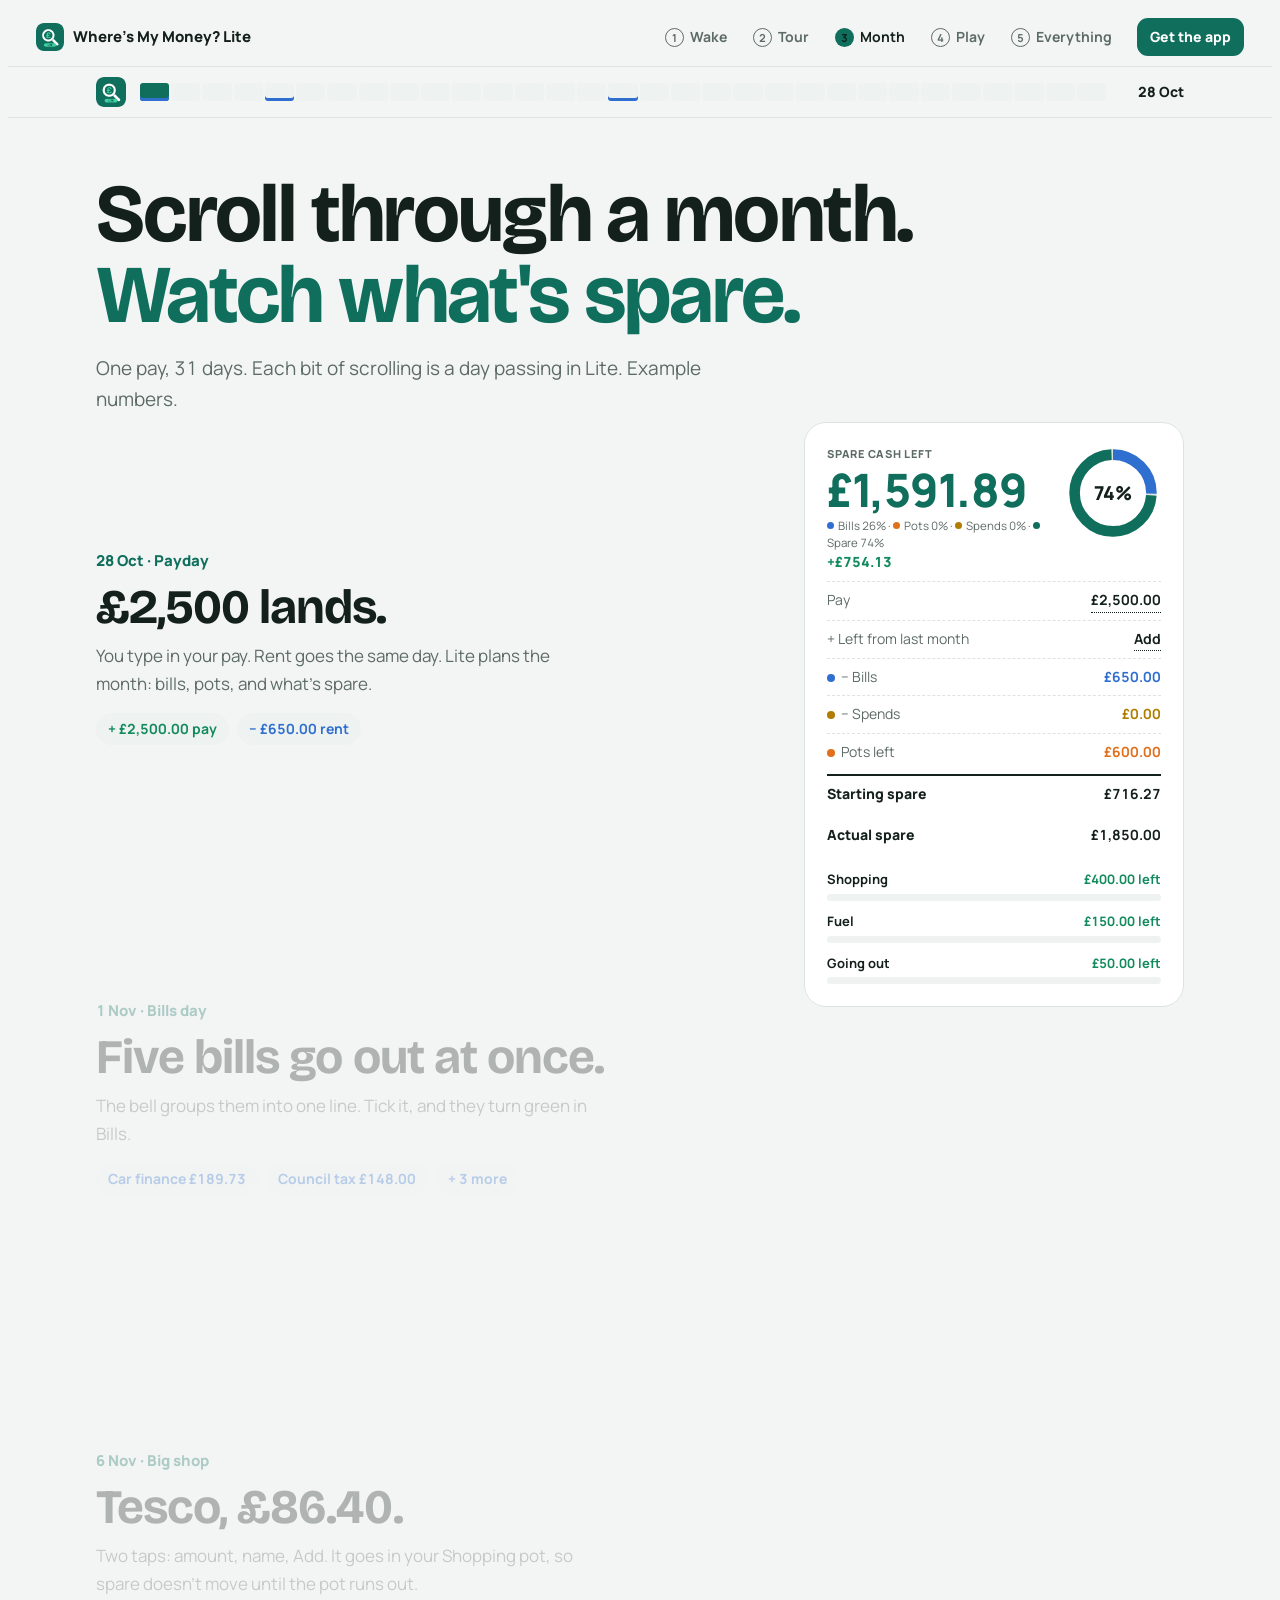
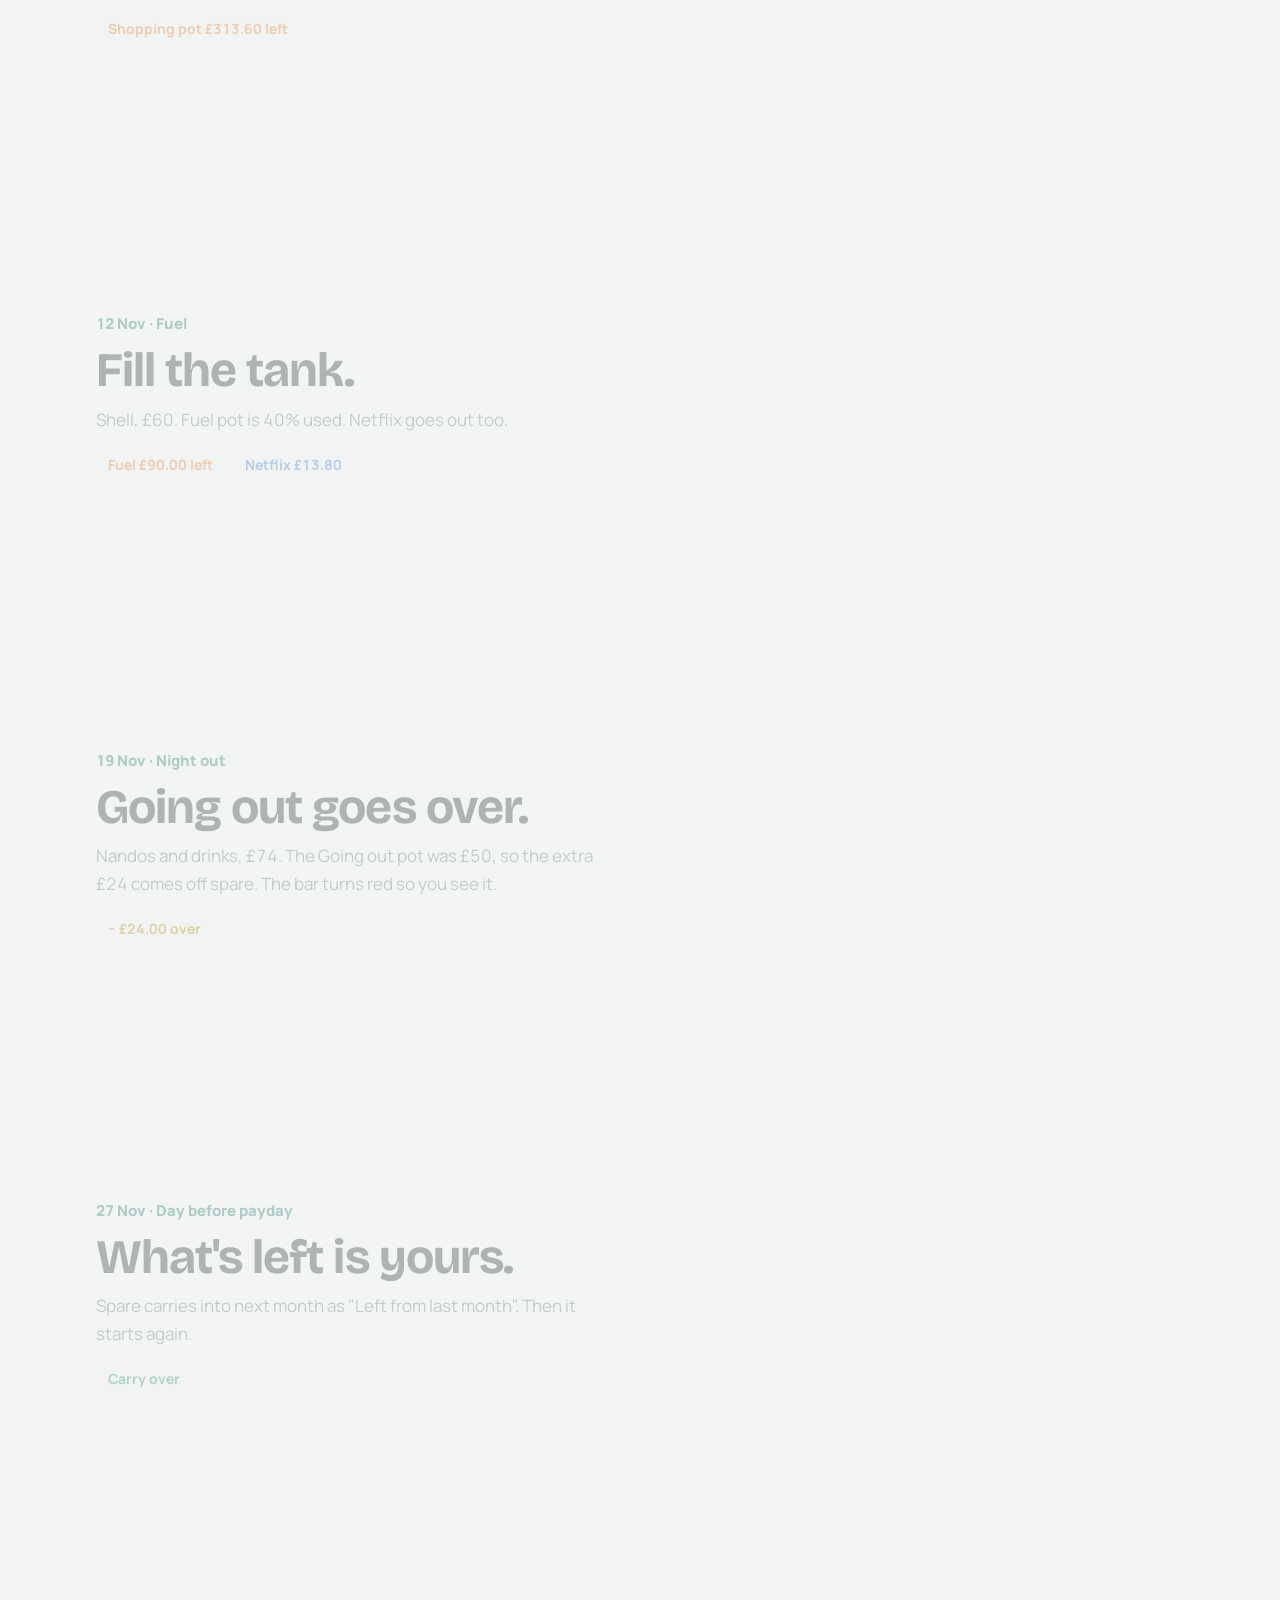
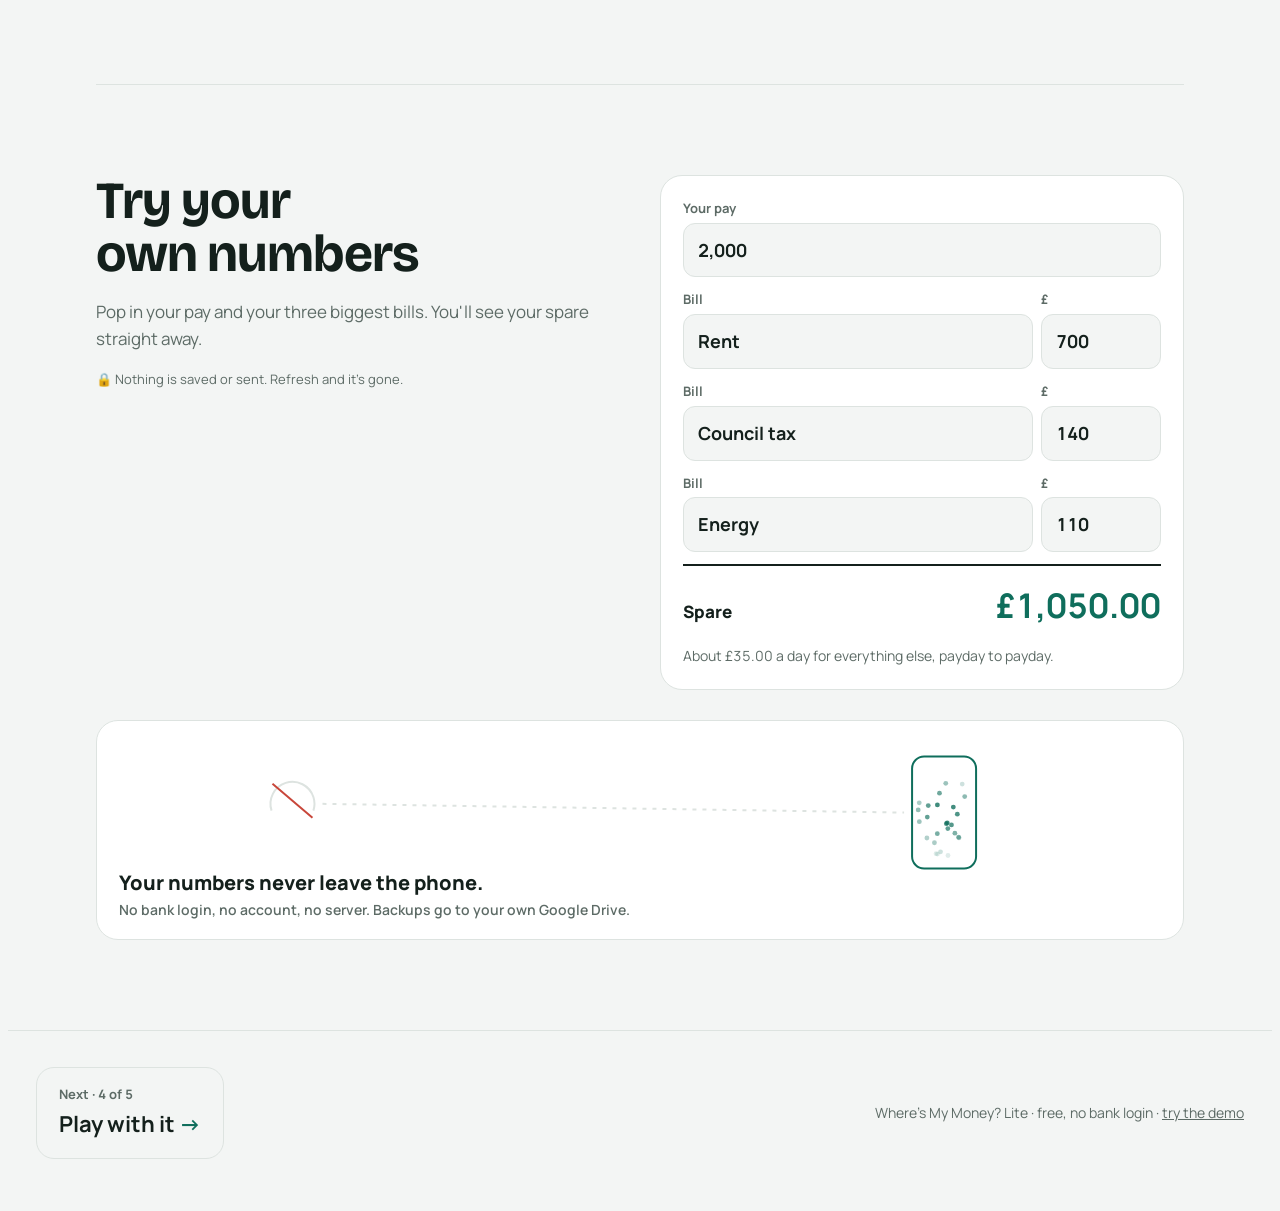
<file: month.html>
<!doctype html>
<html lang="en">
<head>
<meta charset="utf-8">
<meta name="viewport" content="width=device-width, initial-scale=1, viewport-fit=cover">
<title>A Month · Where's My Money? Lite</title>
<meta name="description" content="Where's My Money? Lite: see what's spare, payday to payday. No bank login, your money stays on your phone.">
<link rel="icon" href="lite-192.png">
<meta name="theme-color" content="#0f1513">
<link rel="preconnect" href="https://fonts.googleapis.com">
<link rel="preconnect" href="https://fonts.gstatic.com" crossorigin>
<link rel="stylesheet" href="https://fonts.googleapis.com/css2?family=Bricolage+Grotesque:opsz,wght@12..96,700;12..96,800&family=Manrope:wght@400;600;700;800&display=swap">
<style>
/* Layout: a scroll story. Left = the month's moments (one per screen); right = a sticky "spare" panel that changes as days pass.
   Ends with "Try your own numbers" (nothing saved) and a privacy x-ray. Dark first like the app. */
:root {
  --bg: #0f1513; --card: #171f1c; --text: #e9f0ed; --muted: #93a39d; --border: #26332f; --row: #1d2724;
  --accent: #3fd0a4; --on-accent: #06221b; --good: #3fd0a4; --bad: #f07a6a;
  --bill: #7fb0ff; --spend: #f2b632; --pot: #f59a4a; --ring-bg: #26332f;
  --display: "Bricolage Grotesque", "Manrope", system-ui, sans-serif;
  --body: "Manrope", system-ui, -apple-system, "Segoe UI", sans-serif;
  --ease: cubic-bezier(.2,.8,.2,1);
  color-scheme: dark;
}
@media (prefers-color-scheme: light) { :root:not([data-theme="dark"]) {
  --bg: #f3f5f4; --card: #ffffff; --text: #14201c; --muted: #5d6b66; --border: #dde3e0; --row: #eef2f0;
  --accent: #0f6e5c; --on-accent: #ffffff; --good: #138a5e; --bad: #c8463a;
  --bill: #2f6fd0; --spend: #b07d00; --pot: #e0701b; --ring-bg: #dde3e0; color-scheme: light } }
:root[data-theme="light"] {
  --bg: #f3f5f4; --card: #ffffff; --text: #14201c; --muted: #5d6b66; --border: #dde3e0; --row: #eef2f0;
  --accent: #0f6e5c; --on-accent: #ffffff; --good: #138a5e; --bad: #c8463a;
  --bill: #2f6fd0; --spend: #b07d00; --pot: #e0701b; --ring-bg: #dde3e0; color-scheme: light }
* { box-sizing: border-box; }
html { overflow-x: clip; }
body { background: var(--bg); color: var(--text); font: 17px/1.6 var(--body); font-variant-numeric: tabular-nums; }
.wrap { max-width: 1120px; margin: 0 auto; padding-left: max(16px, env(safe-area-inset-left, 0px)); padding-right: max(16px, env(safe-area-inset-right, 0px)); }
h1, h2 { font-family: var(--display); letter-spacing: -.02em; text-wrap: balance; margin: 0; }
button, input { font: inherit; color: inherit; }
:focus-visible { outline: 3px solid var(--accent); outline-offset: 2px; }

/* top progress: the month as a strip of days */
body::before { content: ""; position: fixed; inset: 0 0 auto; height: env(safe-area-inset-top, 0px); z-index: 30; background: var(--bg); }
.strip { position: sticky; top: env(safe-area-inset-top, 0px); z-index: 20; background: color-mix(in srgb, var(--bg) 90%, transparent); backdrop-filter: blur(10px); border-bottom: 1px solid var(--border); }
.strip .wrap { display: flex; align-items: center; gap: 14px; padding-block: 10px; }
.strip img { width: 30px; height: 30px; border-radius: 8px; }
.days { flex: 1; display: grid; grid-template-columns: repeat(31, minmax(0, 1fr)); gap: 2px; }
.days i { height: 18px; border-radius: 3px; background: var(--row); transition: background .25s; }
.days i.past { background: color-mix(in srgb, var(--accent) 45%, var(--row)); }
.days i.now { background: var(--accent); }
.days i.bill { box-shadow: inset 0 -3px 0 var(--bill); }
.stripday { font-weight: 800; font-size: 14px; min-width: 64px; text-align: right; }

.intro { padding-block: 56px 8px; }
.intro h1 { font-size: clamp(42px, 6.5vw, 82px); line-height: .98; }
.intro h1 span { color: var(--accent); display: block; }
.intro p { color: var(--muted); max-width: 32em; font-size: 19px; margin: 18px 0 0; }

.story { display: grid; grid-template-columns: minmax(0, 1fr) 380px; gap: 56px; align-items: start; }
.beats { display: grid; padding-bottom: 18vh; }
.beat { min-height: 50vh; display: grid; align-content: center; gap: 10px; padding-block: 28px; opacity: .3; transition: opacity .5s; }
.beat.on { opacity: 1; }
.beat .when { font-weight: 800; color: var(--accent); font-size: 15px; }
.beat h2 { font-size: clamp(30px, 4vw, 48px); line-height: 1.04; }
.beat p { color: var(--muted); margin: 0; max-width: 30em; }
.beat .chiprow { display: flex; gap: 8px; flex-wrap: wrap; margin-top: 6px; }
.beat .chip { background: var(--row); border-radius: 99px; padding: 5px 12px; font-size: 14px; font-weight: 700; }
.chip.b { color: var(--bill); } .chip.s { color: var(--spend); } .chip.p { color: var(--pot); } .chip.g { color: var(--good); }

.side { position: sticky; top: calc(env(safe-area-inset-top, 0px) + 84px); }
.panel { background: var(--card); border: 1px solid var(--border); border-radius: 22px; padding: 22px; }
.lbl { font-size: 11px; font-weight: 800; letter-spacing: .07em; text-transform: uppercase; color: var(--muted); }
.big { font: 800 46px/1.05 var(--body); color: var(--accent); letter-spacing: -.02em; margin: 4px 0 2px; transition: color .3s; }
.big.low { color: var(--bad); }
.delta { height: 22px; font-weight: 800; font-size: 14px; }
.delta span { display: inline-block; animation: dIn .9s var(--ease); }
@keyframes dIn { from { opacity: 0; transform: translateY(8px); } }
.ringrow { display: flex; gap: 12px; align-items: flex-start; justify-content: space-between; }
.toph { min-width: 0; }
.key { font-size: 11.5px; color: var(--muted); line-height: 1.5; }
.key i { display: inline-block; width: 7px; height: 7px; border-radius: 50%; margin: 0 4px 0 0; vertical-align: 1px; }
.rows { margin-top: 8px; font-size: 14px; }
.rows .r { display: flex; justify-content: space-between; gap: 10px; padding: 7px 0; border-top: 1px dashed var(--border); color: var(--muted); }
.rows .r b { color: var(--text); transition: color .3s; }
.rows .r .u { color: var(--text); font-weight: 700; border-bottom: 1.5px dotted currentColor; }
.rows .r.tot { border-top: 2px solid var(--text); margin-top: 4px; color: var(--text); font-weight: 800; }
.rows .r.tot + .r.tot { border-top: 0; }
.rows .r.flash b { animation: rflash 1s var(--ease); }
@keyframes rflash { 30% { background: color-mix(in srgb, var(--accent) 25%, transparent); border-radius: 6px; } }
.ring { width: 96px; height: 96px; flex: none; }
.ring circle { fill: none; stroke-width: 11; transition: stroke-dasharray .7s var(--ease), stroke-dashoffset .7s var(--ease); }
.ring .bg { stroke: var(--ring-bg); } .ring .sb { stroke: var(--bill); } .ring .sp { stroke: var(--pot); } .ring .ss { stroke: var(--spend); } .ring .sf { stroke: var(--accent); }
.ring text { fill: var(--text); font: 800 20px var(--body); }
.legend { display: grid; gap: 4px; font-size: 14px; color: var(--muted); }
.legend div { display: flex; justify-content: space-between; gap: 10px; }
.legend b { color: var(--text); }
.dot { display: inline-block; width: 8px; height: 8px; border-radius: 50%; margin-right: 6px; }
.pots { margin-top: 16px; display: grid; gap: 10px; }
.pot { font-size: 13px; }
.pot div:first-child { display: flex; justify-content: space-between; font-weight: 700; }
.pbar { height: 7px; background: var(--row); border-radius: 99px; overflow: hidden; margin-top: 4px; }
.pbar i { display: block; height: 100%; width: 0; background: var(--pot); border-radius: 99px; transition: width .7s var(--ease), background .3s; }
.pbar i.over { background: var(--bad); }

/* try your own numbers */
section.band { padding-block: 90px; border-top: 1px solid var(--border); }
.try { display: grid; grid-template-columns: minmax(0, 1fr) minmax(0, 1fr); gap: 40px; align-items: start; }
.try h2 { font-size: clamp(32px, 4.4vw, 52px); line-height: 1.02; }
.try p { color: var(--muted); }
.form { background: var(--card); border: 1px solid var(--border); border-radius: 22px; padding: 22px; display: grid; gap: 12px; }
.form label { min-width: 0; display: grid; gap: 4px; font-size: 13px; font-weight: 700; color: var(--muted); }
.form input { width: 100%; min-width: 0; background: var(--bg); border: 1px solid var(--border); border-radius: 12px; padding: 12px 14px; font-size: 18px; font-weight: 700; color: var(--text); }
.form .two { display: grid; grid-template-columns: minmax(0, 1fr) 120px; gap: 8px; }
.result { border-top: 2px solid var(--text); padding-top: 12px; display: flex; justify-content: space-between; align-items: baseline; font-weight: 800; }
.result b { font-size: 34px; color: var(--accent); }
.result b.low { color: var(--bad); }
.perday { color: var(--muted); font-size: 14px; }
.nosave { font-size: 13px; color: var(--muted); display: flex; gap: 8px; align-items: center; }

/* privacy x-ray */
.xray { position: relative; height: 220px; background: var(--card); border: 1px solid var(--border); border-radius: 22px; overflow: hidden; margin-top: 30px; }
.xray canvas { position: absolute; inset: 0; width: 100%; height: 100%; }
.xray .cap { position: absolute; left: 22px; bottom: 18px; right: 22px; font-weight: 800; font-size: 20px; }
.xray .cap small { display: block; font-weight: 600; font-size: 14px; color: var(--muted); }

footer { padding-block: 40px 60px; color: var(--muted); font-size: 14px; border-top: 1px solid var(--border); }

@media (max-width: 900px) {
  .story { grid-template-columns: 1fr; gap: 0; }
  .side { order: -1; top: calc(env(safe-area-inset-top, 0px) + 52px); z-index: 10; }
  .panel { padding: 14px 16px; border-radius: 16px; }
  .big { font-size: 30px; }
  .ring { width: 70px; height: 70px; }
  .pots { display: none; }
  .delta { height: 18px; font-size: 13px; }
  .rows { font-size: 13px; margin-top: 4px; }
  .rows .r { padding: 4px 0; }
  .beat { min-height: 0; padding-block: 44px; }
  .beats { padding-bottom: 30vh; }
  .try { grid-template-columns: 1fr; }
  .stripday { min-width: 52px; }
}
@media (prefers-reduced-motion: reduce) { *, *::before, *::after { animation-duration: .01ms !important; transition-duration: .01ms !important; } }
</style>
<link rel="stylesheet" href="site.css">
</head>
<body data-page="month">
<div class="strip"><div class="wrap">
  <img src="lite-192.png" alt="">
  <div class="days" id="days" aria-hidden="true"></div>
  <div class="stripday" id="stripday">28 Oct</div>
</div></div>

<main class="wrap">
  <div class="intro">
    <h1>Scroll through a month. <span>Watch what's spare.</span></h1>
    <p>One pay, 31 days. Each bit of scrolling is a day passing in Lite. Example numbers.</p>
  </div>

  <div class="story">
    <div class="beats" id="beats">
      <div class="beat" data-day="0"><div class="when">28 Oct · Payday</div><h2>£2,500 lands.</h2><p>You type in your pay. Rent goes the same day. Lite plans the month: bills, pots, and what's spare.</p>
        <div class="chiprow"><span class="chip g">+ £2,500.00 pay</span><span class="chip b">− £650.00 rent</span></div></div>
      <div class="beat" data-day="4"><div class="when">1 Nov · Bills day</div><h2>Five bills go out at once.</h2><p>The bell groups them into one line. Tick it, and they turn green in Bills.</p>
        <div class="chiprow"><span class="chip b">Car finance £189.73</span><span class="chip b">Council tax £148.00</span><span class="chip b">+ 3 more</span></div></div>
      <div class="beat" data-day="9"><div class="when">6 Nov · Big shop</div><h2>Tesco, £86.40.</h2><p>Two taps: amount, name, Add. It goes in your Shopping pot, so spare doesn't move until the pot runs out.</p>
        <div class="chiprow"><span class="chip p">Shopping pot £313.60 left</span></div></div>
      <div class="beat" data-day="15"><div class="when">12 Nov · Fuel</div><h2>Fill the tank.</h2><p>Shell, £60. Fuel pot is 40% used. Netflix goes out too.</p>
        <div class="chiprow"><span class="chip p">Fuel £90.00 left</span><span class="chip b">Netflix £13.80</span></div></div>
      <div class="beat" data-day="22"><div class="when">19 Nov · Night out</div><h2>Going out goes over.</h2><p>Nandos and drinks, £74. The Going out pot was £50, so the extra £24 comes off spare. The bar turns red so you see it.</p>
        <div class="chiprow"><span class="chip s">− £24.00 over</span></div></div>
      <div class="beat" data-day="30"><div class="when">27 Nov · Day before payday</div><h2>What's left is yours.</h2><p>Spare carries into next month as "Left from last month". Then it starts again.</p>
        <div class="chiprow"><span class="chip g">Carry over</span></div></div>
    </div>

    <aside class="side">
      <div class="panel">
        <div class="ringrow">
          <div class="toph"><div class="lbl" id="sidelbl">Spare cash left</div>
            <div class="big" id="big">£0.00</div>
            <div class="key" id="key"></div>
            <div class="delta" id="delta"></div></div>
          <svg class="ring" viewBox="0 0 100 100" aria-hidden="true">
            <circle cx="50" cy="50" r="40" class="bg"/>
            <circle cx="50" cy="50" r="40" class="sb" transform="rotate(-90 50 50)"/>
            <circle cx="50" cy="50" r="40" class="sp" transform="rotate(-90 50 50)"/>
            <circle cx="50" cy="50" r="40" class="ss" transform="rotate(-90 50 50)"/>
            <circle cx="50" cy="50" r="40" class="sf" transform="rotate(-90 50 50)"/>
            <text x="50" y="57" text-anchor="middle" id="pc">0%</text>
          </svg>
        </div>
        <div class="rows" id="rows"></div>
        <div class="pots" id="pots"></div>
      </div>
    </aside>
  </div>

  <section class="band">
    <div class="try">
      <div>
        <h2>Try your own numbers</h2>
        <p>Pop in your pay and your three biggest bills. You'll see your spare straight away.</p>
        <p class="nosave">🔒 Nothing is saved or sent. Refresh and it's gone.</p>
      </div>
      <form class="form" id="tryform" autocomplete="off">
        <label for="tpay">Your pay<input id="tpay" inputmode="decimal" value="2,000"></label>
        <div class="two"><label for="tb1n">Bill<input id="tb1n" value="Rent"></label><label for="tb1">£<input id="tb1" inputmode="decimal" value="700"></label></div>
        <div class="two"><label for="tb2n">Bill<input id="tb2n" value="Council tax"></label><label for="tb2">£<input id="tb2" inputmode="decimal" value="140"></label></div>
        <div class="two"><label for="tb3n">Bill<input id="tb3n" value="Energy"></label><label for="tb3">£<input id="tb3" inputmode="decimal" value="110"></label></div>
        <div class="result"><span>Spare</span><b id="tres">£0.00</b></div>
        <div class="perday" id="tday"></div>
      </form>
    </div>
    <div class="xray" id="xray"><canvas id="xc"></canvas>
      <div class="cap">Your numbers never leave the phone.<small>No bank login, no account, no server. Backups go to your own Google Drive.</small></div></div>
  </section>
</main>

<script src="site.js"></script>
<script>
(() => {
  const $ = id => document.getElementById(id);
  const reduce = matchMedia('(prefers-reduced-motion: reduce)').matches;
  const fmt = n => (n < 0 ? '−£' : '£') + Math.abs(n).toLocaleString('en-GB', { minimumFractionDigits: 2, maximumFractionDigits: 2 });
  const num = v => { const n = parseFloat(String(v).replace(/[£,\s]/g, '')); return isFinite(n) ? n : 0; };

  // the example month: events on day index (0 = 28 Oct)
  const PAY = 2500;
  const EV = [
    { d: 0, k: 'bill', a: 650 }, { d: 4, k: 'bill', a: 519.93 }, { d: 9, k: 'pot', p: 'Shopping', a: 86.40 },
    { d: 15, k: 'pot', p: 'Fuel', a: 60 }, { d: 15, k: 'bill', a: 13.80 }, { d: 22, k: 'pot', p: 'Going out', a: 74 },
  ];
  const POTS = [{ n: 'Shopping', a: 400 }, { n: 'Fuel', a: 150 }, { n: 'Going out', a: 50 }];
  const start = new Date(2026, 9, 28);
  const dayName = i => { const d = new Date(start); d.setDate(d.getDate() + i); return d.toLocaleDateString('en-GB', { day: 'numeric', month: 'short' }); };
  const billDays = [0, 4, 15];
  $('days').innerHTML = Array.from({ length: 31 }, (_, i) => `<i class="${billDays.includes(i) ? 'bill' : ''}"></i>`).join('');

  function state(day) {
    let bills = 0; const spent = {};
    EV.filter(e => e.d <= day).forEach(e => { if (e.k === 'bill') bills += e.a; else spent[e.p] = (spent[e.p] || 0) + e.a; });
    const potSpent = Object.values(spent).reduce((s, v) => s + v, 0);
    // spare = pay - bills - every spend (Actual spare, v0.17 rule)
    const spare = PAY - bills - potSpent;
    return { bills, spent, potSpent, spare };
  }
  const shown = { v: 0 };
  function roll(to) {
    const from = shown.v; shown.v = to; const el = $('big');
    if (reduce) { el.textContent = fmt(to); return; }
    const t0 = performance.now();
    const step = now => { const k = Math.min((now - t0) / 600, 1), e = 1 - Math.pow(1 - k, 3); el.textContent = fmt(from + (to - from) * e); if (k < 1) requestAnimationFrame(step); };
    requestAnimationFrame(step);
  }
  const C = 2 * Math.PI * 40;
  let lastDay = -1, lastSpare = null;
  function render(day) {
    if (day === lastDay) return; lastDay = day;
    const s = state(day), f = x => Math.max(x, 0) / PAY;
    roll(s.spare);
    if (lastSpare !== null && Math.abs(lastSpare - s.spare) > .005) {
      const dlt = s.spare - lastSpare;
      $('delta').innerHTML = `<span style="color:${dlt < 0 ? 'var(--bad)' : 'var(--good)'}">${dlt < 0 ? '−' : '+'}${fmt(Math.abs(dlt)).replace('−', '')}</span>`;
    }
    lastSpare = s.spare;
    let st = 0;
    [['sb', f(s.bills)], ['sp', f(s.potSpent)], ['ss', 0], ['sf', f(s.spare)]].forEach(([c, p]) => {
      const el = document.querySelector('.ring .' + c), len = p * C;
      el.setAttribute('stroke-dasharray', (len > 3 ? len - 2 : len) + ' ' + C); el.setAttribute('stroke-dashoffset', -st * C); st += p; });
    $('pc').textContent = Math.round(100 * f(s.spare)) + '%';
    const pc = x => Math.round(100 * f(x)) + '%';
    $('key').innerHTML = `<i style="background:var(--bill)"></i>Bills ${pc(s.bills)} · <i style="background:var(--pot)"></i>Pots ${pc(s.potSpent)} · <i style="background:var(--spend)"></i>Spends 0% · <i style="background:var(--accent)"></i>Spare ${pc(s.spare)}`;
    // the app's top card: pots left = what's left in every pot, minus any pot that went over
    const potLeft = POTS.reduce((t, p) => { const sp = s.spent[p.n] || 0; return t + (p.a - sp); }, 0);
    const startSpare = PAY - EV.filter(e => e.k === 'bill').reduce((t, e) => t + e.a, 0) - POTS.reduce((t, p) => t + p.a, 0);
    const rows = [['Pay', `<span class="u">${fmt(PAY)}</span>`], ['+ Left from last month', '<span class="u">Add</span>'],
      ['<i class="dot" style="background:var(--bill)"></i>− Bills', `<b style="color:var(--bill)">${fmt(s.bills)}</b>`, 'b'],
      ['<i class="dot" style="background:var(--spend)"></i>− Spends', `<b style="color:var(--spend)">${fmt(0)}</b>`, 's'],   // spends in a pot come off Pots left, like the app
      ['<i class="dot" style="background:var(--pot)"></i>' + (potLeft < 0 ? 'Pots over' : 'Pots left'), `<b style="color:${potLeft < 0 ? 'var(--bad)' : 'var(--pot)'}">${fmt(potLeft)}</b>`, 'p'],
      ['Starting spare', `<b>${fmt(startSpare)}</b>`, 'tot'], ['Actual spare', `<b>${fmt(s.spare)}</b>`, 'tot a']];
    const old = render._rows || {};
    $('rows').innerHTML = rows.map(([l, v, c = '']) => `<div class="r ${c.includes('tot') ? 'tot' : ''}${old[l.replace(/<[^>]+>/g, '')] !== undefined && old[l.replace(/<[^>]+>/g, '')] !== v ? ' flash' : ''}"><span>${l}</span>${v}</div>`).join('');
    render._rows = Object.fromEntries(rows.map(([l, v]) => [l.replace(/<[^>]+>/g, ''), v]));
    $('pots').innerHTML = POTS.map(p => { const sp = s.spent[p.n] || 0, over = sp > p.a;
      return `<div class="pot"><div><span>${p.n}</span><span style="color:${over ? 'var(--bad)' : 'var(--good)'}">${over ? fmt(sp - p.a) + ' over' : fmt(p.a - sp) + ' left'}</span></div><div class="pbar"><i class="${over ? 'over' : ''}" style="width:${Math.min(100, 100 * sp / p.a)}%"></i></div></div>`; }).join('');
    $('days').querySelectorAll('i').forEach((el, i) => { el.classList.toggle('past', i < day); el.classList.toggle('now', i === day); });
    $('stripday').textContent = dayName(day);
    $('sidelbl').textContent = day === 30 ? 'Spare to carry over' : 'Spare cash left';
  }

  // scroll → day: whichever beat is nearest the middle of the screen, interpolated between beats
  const beats = [...document.querySelectorAll('.beat')];
  function onScroll() {
    const side = document.querySelector('.side').getBoundingClientRect(), stacked = innerWidth <= 900;
    const mid = stacked ? (side.bottom + innerHeight) / 2 : innerHeight * .5; let best = null;
    beats.forEach(b => { const r = b.getBoundingClientRect(); const c = r.top + r.height / 2; b._c = c; });
    for (let k = 0; k < beats.length; k++) {
      const b = beats[k], n = beats[k + 1];
      if (!n || n._c > mid) {
        const d0 = +b.dataset.day;
        if (b._c > mid || !n) { best = b._c > mid && k === 0 ? 0 : d0; }
        else { const t = (mid - b._c) / (n._c - b._c); best = Math.round(d0 + t * (+n.dataset.day - d0)); }
        break;
      }
    }
    const near = beats.reduce((a, b) => Math.abs(b._c - mid) < Math.abs(a._c - mid) ? b : a);
    beats.forEach(b => b.classList.toggle('on', b === near));
    render(Math.max(0, Math.min(30, best ?? 0)));
  }
  addEventListener('scroll', onScroll, { passive: true }); addEventListener('resize', onScroll);
  render(0); lastSpare = state(0).spare; onScroll();

  // try your own numbers
  const tryCalc = () => { const p = num($('tpay').value), b = num($('tb1').value) + num($('tb2').value) + num($('tb3').value), s = p - b;
    $('tres').textContent = fmt(s); $('tres').classList.toggle('low', s < 0);
    $('tday').textContent = s > 0 ? `About ${fmt(s / 30)} a day for everything else, payday to payday.` : 'Your bills are more than your pay.'; };
  $('tryform').addEventListener('input', tryCalc); $('tryform').onsubmit = e => e.preventDefault(); tryCalc();

  // privacy x-ray: dots try to leave the phone and bounce back at its edge
  const cv = $('xc'), ctx = cv.getContext('2d'); let W, H, dots = [];
  const css = n => getComputedStyle(document.documentElement).getPropertyValue(n).trim();
  function size() { const r = cv.getBoundingClientRect(), dpr = devicePixelRatio || 1; W = r.width; H = r.height; cv.width = W * dpr; cv.height = H * dpr; ctx.setTransform(dpr, 0, 0, dpr, 0, 0); }
  size(); addEventListener('resize', size);
  for (let k = 0; k < 26; k++) dots.push({ x: 0, y: 0, a: Math.random() * Math.PI * 2, r: Math.random() * 40, v: .4 + Math.random() * .8 });
  function frame() {
    ctx.clearRect(0, 0, W, H);
    const px = W * .78, py = H * .42, pw = 64, ph = 112;
    const acc = css('--accent'), mut = css('--border'), bad = css('--bad');
    // the phone
    ctx.strokeStyle = acc; ctx.lineWidth = 2; ctx.beginPath(); ctx.roundRect(px - pw / 2, py - ph / 2, pw, ph, 12); ctx.stroke();
    // the cloud far left (other servers): crossed out
    ctx.strokeStyle = mut; ctx.lineWidth = 2; ctx.beginPath(); ctx.arc(W * .18, H * .38, 22, Math.PI * .9, Math.PI * 2.1); ctx.stroke();
    ctx.strokeStyle = bad; ctx.beginPath(); ctx.moveTo(W * .18 - 20, H * .38 - 20); ctx.lineTo(W * .18 + 20, H * .38 + 14); ctx.stroke();
    // dots: move outward, bounce off the phone's edge
    ctx.fillStyle = acc;
    dots.forEach(d => { d.r += d.v; if (d.r > 44) { d.r = 6; d.a = Math.random() * Math.PI * 2; }
      const x = px + Math.cos(d.a) * Math.min(d.r, pw / 2 - 6), y = py + Math.sin(d.a) * Math.min(d.r, ph / 2 - 8);
      ctx.globalAlpha = Math.max(0, 1 - d.r / 50); ctx.beginPath(); ctx.arc(x, y, 2.4, 0, Math.PI * 2); ctx.fill(); });
    ctx.globalAlpha = 1;
    // dotted line toward the cloud that stops at the phone edge
    ctx.setLineDash([4, 6]); ctx.strokeStyle = mut; ctx.beginPath(); ctx.moveTo(W * .18 + 30, H * .38); ctx.lineTo(px - pw / 2 - 8, py); ctx.stroke(); ctx.setLineDash([]);
    if (!reduce) requestAnimationFrame(frame);
  }
  frame();
})();
</script>
</body>
</html>
</file>
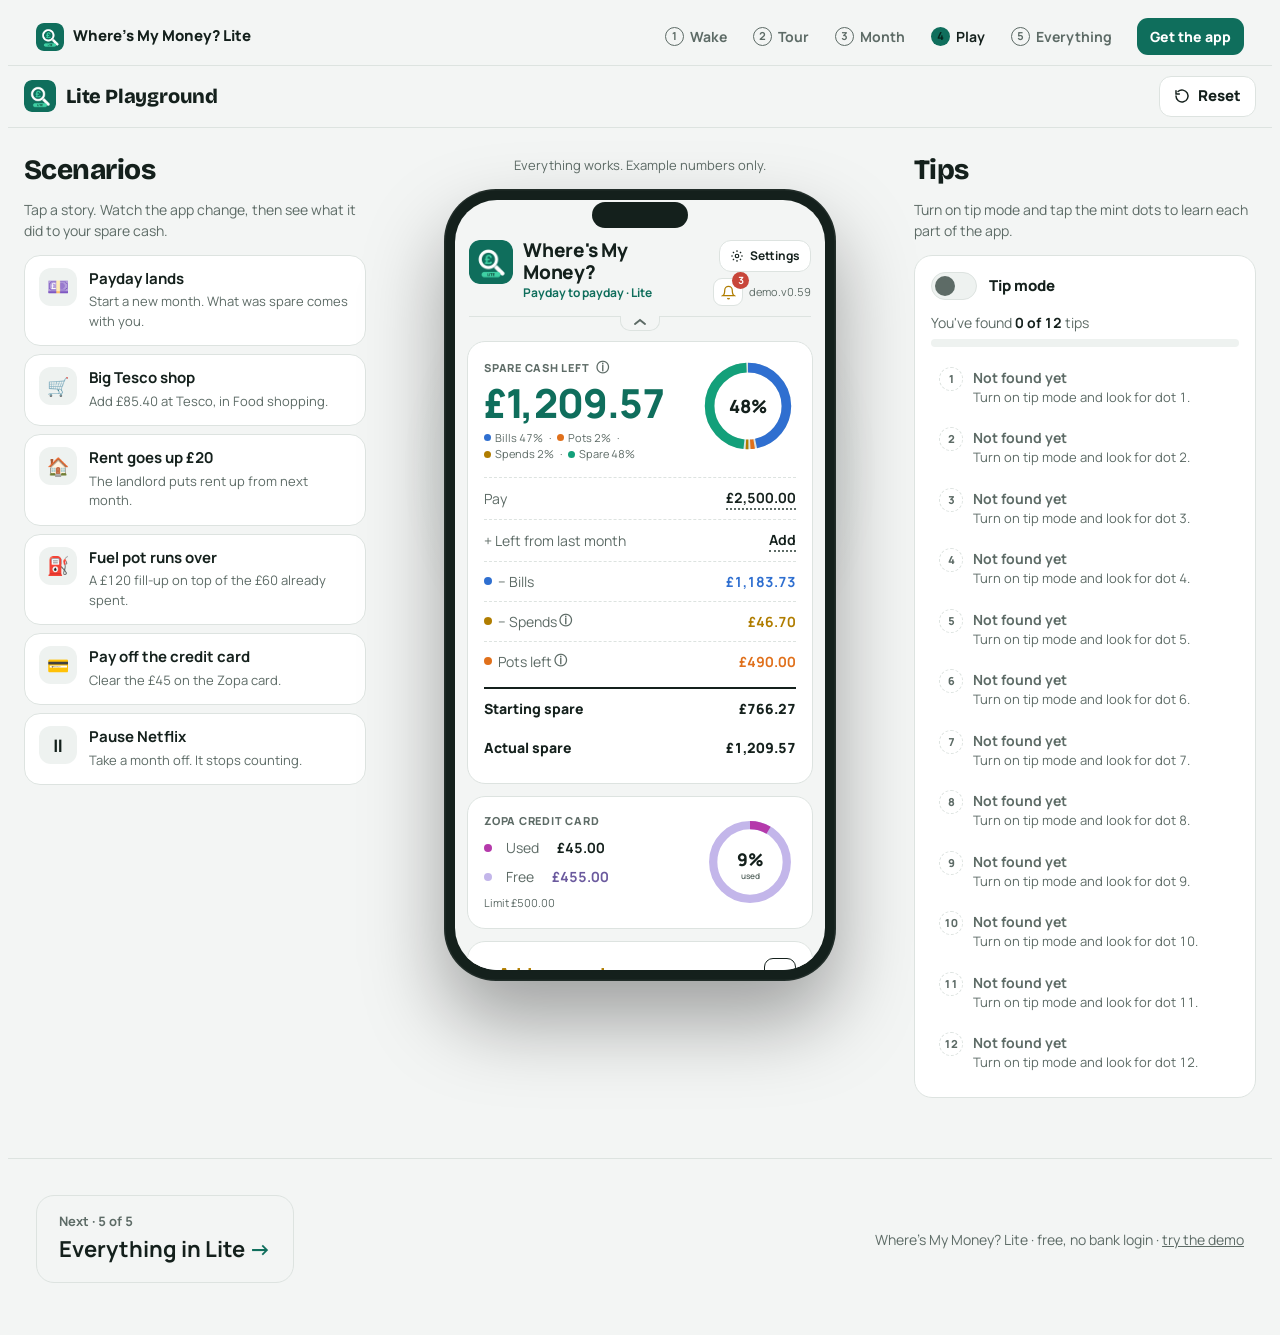
<file: play.html>
<!doctype html>
<html lang="en">
<head>
<meta charset="utf-8">
<meta name="viewport" content="width=device-width, initial-scale=1, viewport-fit=cover">
<title>Play · Where's My Money? Lite</title>
<meta name="description" content="Where's My Money? Lite: see what's spare, payday to payday. No bank login, your money stays on your phone.">
<link rel="icon" href="lite-192.png">
<meta name="theme-color" content="#0f1513">
<link rel="preconnect" href="https://fonts.googleapis.com">
<link rel="preconnect" href="https://fonts.gstatic.com" crossorigin>
<link rel="stylesheet" href="https://fonts.googleapis.com/css2?family=Bricolage+Grotesque:opsz,wght@12..96,700;12..96,800&family=Manrope:wght@400;500;600;700;800&display=swap">
<style>
/* Layout: three columns on desktop. Left = Scenarios (one-tap stories), middle = the working Lite app in a phone, right = Tips + explore progress.
   Under 1100px the phone stands alone and the two rails become one bottom sheet with tabs. Dark first, like Darren's phone. */
:root {
  --bg: #0f1513; --card: #171f1c; --text: #e9f0ed; --muted: #93a39d; --border: #26332f; --row: #1d2724;
  --accent: #3fd0a4; --on-accent: #06221b; --good: #3fd0a4; --bad: #f07a6a; --goodbg: rgba(63,208,164,.14); --badbg: rgba(240,122,106,.16);
  --bill: #7fb0ff; --on-bill: #071a33; --spend: #f2b632; --on-spend: #241a00; --pot: #f59a4a; --on-pot: #1f0e00; --spare: #3fd0a4; --ring-bg: #26332f;
  --zused: #e06cd8; --zfree: #6b5a9e; --zfreetext: #a99ad6; --on-z: #2a0627;
  --phone: #050807; --glow: rgba(63,208,164,.13); --tip: #e9f0ed; --on-tip: #0f1513; --shade: rgba(0,0,0,.5);
  --display: "Bricolage Grotesque", "Manrope", system-ui, sans-serif;
  --body: "Manrope", system-ui, -apple-system, "Segoe UI", sans-serif;
  --ease: cubic-bezier(.2,.8,.2,1);
  color-scheme: dark;
}
@media (prefers-color-scheme: light) { :root:not([data-theme="dark"]) {
  --bg: #f3f5f4; --card: #ffffff; --text: #14201c; --muted: #5d6b66; --border: #dde3e0; --row: #eef2f0;
  --accent: #0f6e5c; --on-accent: #ffffff; --good: #138a5e; --bad: #c8463a; --goodbg: rgba(19,138,94,.12); --badbg: rgba(200,70,58,.12);
  --bill: #2f6fd0; --on-bill: #ffffff; --spend: #b07d00; --on-spend: #ffffff; --pot: #e0701b; --on-pot: #1f0e00; --spare: #13a07a; --ring-bg: #dde3e0;
  --zused: #b53aab; --zfree: #c3b6ea; --zfreetext: #6b5a9e; --on-z: #ffffff;
  --phone: #14201c; --glow: rgba(15,110,92,.14); --tip: #14201c; --on-tip: #ffffff; --shade: rgba(20,32,28,.35);
  color-scheme: light } }
:root[data-theme="light"] {
  --bg: #f3f5f4; --card: #ffffff; --text: #14201c; --muted: #5d6b66; --border: #dde3e0; --row: #eef2f0;
  --accent: #0f6e5c; --on-accent: #ffffff; --good: #138a5e; --bad: #c8463a; --goodbg: rgba(19,138,94,.12); --badbg: rgba(200,70,58,.12);
  --bill: #2f6fd0; --on-bill: #ffffff; --spend: #b07d00; --on-spend: #ffffff; --pot: #e0701b; --on-pot: #1f0e00; --spare: #13a07a; --ring-bg: #dde3e0;
  --zused: #b53aab; --zfree: #c3b6ea; --zfreetext: #6b5a9e; --on-z: #ffffff;
  --phone: #14201c; --glow: rgba(15,110,92,.14); --tip: #14201c; --on-tip: #ffffff; --shade: rgba(20,32,28,.35);
  color-scheme: light }

* { box-sizing: border-box; }
html { overflow-x: clip; }
body { background: var(--bg); color: var(--text); font: 15px/1.5 var(--body); font-variant-numeric: tabular-nums; }
button, input { font: inherit; color: inherit; }
button { cursor: pointer; }
:focus-visible { outline: 3px solid var(--accent); outline-offset: 2px; }
[hidden] { display: none !important; }
.dot { display: inline-block; width: 8px; height: 8px; border-radius: 50%; margin-right: 6px; flex: none; }
.dot.bill { background: var(--bill); } .dot.pot { background: var(--pot); } .dot.spend { background: var(--spend); } .dot.spare { background: var(--spare); }
.dot.zused { background: var(--zused); } .dot.zfree { background: var(--zfree); } .dot.grey { background: var(--muted); }

/* page header */
body::before { content: ""; position: fixed; inset: 0 0 auto; height: env(safe-area-inset-top, 0px); z-index: 40; background: var(--bg); }
.top { position: sticky; top: env(safe-area-inset-top, 0px); z-index: 30; background: color-mix(in srgb, var(--bg) 88%, transparent); backdrop-filter: blur(12px); border-bottom: 1px solid var(--border); }
.top .in { max-width: 1320px; margin: 0 auto; display: flex; align-items: center; gap: 12px; padding: 10px max(16px, env(safe-area-inset-right, 0px)) 10px max(16px, env(safe-area-inset-left, 0px)); }
.brand { display: flex; align-items: center; gap: 10px; font-weight: 800; }
.brand img { width: 32px; height: 32px; border-radius: 8px; }
.brand span { font: 800 20px var(--display); letter-spacing: -.01em; }
.reset { margin-left: auto; border: 1px solid var(--border); background: var(--card); border-radius: 12px; padding: 8px 14px; font-weight: 800; display: flex; gap: 8px; align-items: center; }
.reset svg { transition: transform .5s var(--ease); }
.reset:hover svg { transform: rotate(-180deg); }

/* three columns */
.layout { max-width: 1320px; margin: 0 auto; display: grid; grid-template-columns: minmax(0, 1fr) 404px minmax(0, 1fr); gap: 36px; align-items: start;
  padding: 28px max(16px, env(safe-area-inset-right, 0px)) 60px max(16px, env(safe-area-inset-left, 0px)); }
.rail { position: sticky; top: 84px; display: grid; gap: 14px; }
.rail h2 { font: 800 28px/1.05 var(--display); letter-spacing: -.02em; margin: 0; }
.rail .lead { color: var(--muted); margin: 0; font-size: 14px; }
.scn { display: grid; gap: 8px; }
.sc { all: unset; box-sizing: border-box; cursor: pointer; display: grid; grid-template-columns: 38px 1fr; gap: 2px 12px; padding: 12px 14px; border-radius: 16px; background: var(--card); border: 1px solid var(--border);
  transition: transform .15s var(--ease), border-color .2s; }
.sc:hover { transform: translateX(3px); border-color: color-mix(in srgb, var(--accent) 45%, var(--border)); }
.sc:active { transform: scale(.98); }
.sc:focus-visible { outline: 3px solid var(--accent); }
.sc .ic { grid-row: 1 / span 3; width: 38px; height: 38px; border-radius: 12px; display: grid; place-items: center; font-size: 18px; background: var(--row); }
.sc b { font-size: 15px; }
.sc small { color: var(--muted); font-size: 13px; }
.sc .res { display: flex; flex-wrap: wrap; gap: 6px; margin-top: 4px; }
.sc.done { border-color: color-mix(in srgb, var(--accent) 50%, var(--border)); }
.sc.done .ic { background: var(--goodbg); }
.chg { font-size: 12px; font-weight: 800; padding: 2px 8px; border-radius: 99px; animation: inrow .4s var(--ease); }
.chg.up { background: var(--goodbg); color: var(--good); } .chg.down { background: var(--badbg); color: var(--bad); } .chg.same { background: var(--row); color: var(--muted); }

.tipbox { background: var(--card); border: 1px solid var(--border); border-radius: 18px; padding: 16px; display: grid; gap: 12px; }
.switch { display: flex; align-items: center; gap: 12px; font-weight: 800; cursor: pointer; }
.switch input { position: absolute; opacity: 0; width: 1px; height: 1px; }
.switch .tr { width: 46px; height: 28px; border-radius: 99px; background: var(--row); border: 1px solid var(--border); position: relative; transition: background .25s; flex: none; }
.switch .tr::after { content: ""; position: absolute; top: 3px; left: 3px; width: 20px; height: 20px; border-radius: 50%; background: var(--muted); transition: transform .3s var(--ease), background .25s; }
.switch input:checked + .tr { background: var(--accent); }
.switch input:checked + .tr::after { transform: translateX(18px); background: var(--on-accent); }
.switch input:focus-visible + .tr { outline: 3px solid var(--accent); outline-offset: 2px; }
.prog { display: grid; gap: 6px; }
.prog .pt { font-size: 14px; color: var(--muted); }
.prog .pt b { color: var(--text); }
.pbarx { height: 8px; border-radius: 99px; background: var(--row); overflow: hidden; position: relative; }
.pbarx i { display: block; height: 100%; width: 0; border-radius: 99px; background: var(--accent); transition: width .6s var(--ease); }
.tipbox.all .pbarx i::after { content: ""; position: absolute; inset: 0; background: linear-gradient(90deg, transparent, rgba(255,255,255,.45), transparent); transform: translateX(-100%); animation: shine 1.4s .2s var(--ease) 2; }
@keyframes shine { to { transform: translateX(100%); } }
.allmsg { font-weight: 800; color: var(--good); animation: inrow .5s var(--ease); }
.tlist { display: grid; gap: 4px; }
.tl { all: unset; box-sizing: border-box; cursor: pointer; display: grid; grid-template-columns: 24px 1fr; gap: 10px; align-items: start; padding: 8px; border-radius: 10px; font-size: 13px; color: var(--muted); }
.tl:hover { background: var(--row); }
.tl:focus-visible { outline: 2px solid var(--accent); }
.tl .num { width: 24px; height: 24px; border-radius: 50%; display: grid; place-items: center; font-size: 11px; font-weight: 800; border: 1.5px dashed var(--border); }
.tl.found { color: var(--text); }
.tl.found .num { background: var(--accent); color: var(--on-accent); border: 0; }
.tl b { display: block; font-size: 14px; }

/* phone */
.center { display: grid; justify-items: center; gap: 14px; position: relative; min-width: 0; }
.center::before { content: ""; position: absolute; top: 6%; width: 130%; max-width: 560px; aspect-ratio: 1; border-radius: 50%; background: radial-gradient(circle, var(--glow), transparent 66%); pointer-events: none; }
.phone { position: relative; width: 392px; max-width: 100%; background: var(--phone); border-radius: 52px; padding: 11px; box-shadow: 0 40px 80px rgba(0,0,0,.35), inset 0 0 0 1.5px rgba(255,255,255,.06); transition: box-shadow .6s; }
.phone.win { box-shadow: 0 40px 80px rgba(0,0,0,.35), 0 0 0 3px var(--accent), 0 0 60px var(--glow); }
.screen { position: relative; background: var(--bg); border-radius: 42px; overflow: hidden; height: min(780px, calc(100dvh - 130px)); min-height: 560px; display: flex; flex-direction: column; }
.island { height: 30px; display: grid; place-items: center; flex: none; }
.island i { width: 96px; height: 26px; border-radius: 99px; background: var(--phone); }
.scroll { position: relative; overflow-y: auto; overflow-x: hidden; flex: 1; padding: 4px 12px 24px; scrollbar-width: none; }
.scroll::-webkit-scrollbar { display: none; }
.pcap { font-size: 13px; color: var(--muted); text-align: center; position: relative; }

/* app header */
.ahead { display: flex; gap: 10px; align-items: flex-start; padding: 6px 2px 10px; }
.ahead img { width: 44px; height: 44px; border-radius: 11px; }
.ahead .nm { font: 800 19px/1.15 var(--body); letter-spacing: -.01em; }
.ahead .tg { font-size: 12px; font-weight: 700; color: var(--accent); }
.aside { margin-left: auto; display: grid; justify-items: end; gap: 6px; }
.setbtn { border: 1px solid var(--border); background: var(--card); border-radius: 12px; padding: 6px 10px; font-size: 12px; font-weight: 700; display: flex; gap: 6px; align-items: center; }
.vrow { display: flex; gap: 6px; align-items: center; }
.bell { position: relative; width: 30px; height: 28px; border: 1px solid var(--border); background: var(--card); border-radius: 9px; display: grid; place-items: center; color: var(--spend); }
.bell b { position: absolute; top: -7px; right: -7px; min-width: 17px; height: 17px; padding: 0 4px; border-radius: 99px; background: var(--bad); color: #fff; font-size: 10px; line-height: 17px; text-align: center; }
.appver { font-size: 11px; color: var(--muted); }
.tab { display: flex; justify-content: center; border-top: 1px solid var(--border); margin: 0 2px 10px; position: relative; }
.tab button { margin-top: -1px; border: 1px solid var(--border); border-top: 0; background: var(--bg); border-radius: 0 0 10px 10px; padding: 1px 12px 3px; color: var(--muted); line-height: 0; }

.tab button svg { transition: transform .3s var(--ease); }
.tab.open button { color: var(--accent); border-color: var(--accent); }
.tab.open button svg { transform: rotate(180deg); }
/* New payday card (opens from the little arrow, Pay or Left, like the app) */
.np { border-color: var(--accent); animation: npin .35s var(--ease); }
@keyframes npin { from { opacity: 0; transform: translateY(-8px); } }
.np-h { display: flex; justify-content: space-between; align-items: center; gap: 8px; margin-bottom: 10px; }
.np-h b { font-size: 16px; } .np-h span { font-size: 12px; font-weight: 700; border: 1px solid var(--border); border-radius: 99px; padding: 4px 10px; white-space: nowrap; }
.np-f { display: grid; grid-template-columns: minmax(0, 1fr) minmax(0, 1.25fr) minmax(0, .8fr); gap: 8px; align-items: end; }
.np-f label { display: grid; gap: 5px; font-size: 10px; font-weight: 800; letter-spacing: .06em; color: var(--muted); text-transform: uppercase; min-width: 0; }
.np-f input { width: 100%; min-width: 0; background: var(--bg); border: 1px solid var(--border); border-radius: 12px; padding: 11px 10px; font-size: 15px; font-weight: 700; color: var(--text); letter-spacing: 0; text-transform: none; }
.np-f .lw { display: flex; gap: 5px; } .np-f .lw input { flex: 1; }
.np-f .clr { flex: none; width: 30px; border: 1px solid var(--border); background: var(--bg); border-radius: 9px; font-weight: 800; color: var(--text); }
.np-tip { font-size: 12px; color: var(--muted); margin: 8px 0 12px; line-height: 1.45; }
.np-go { width: 100%; border: 0; border-radius: 12px; padding: 12px; font-weight: 800; background: var(--accent); color: var(--on-accent); }
.np-go:active { transform: scale(.98); }
.np-bk { width: 100%; margin-top: 10px; border: 1px solid var(--border); background: var(--row, var(--bg)); border-radius: 12px; padding: 11px; font-weight: 800; }
.np-last { text-align: center; font-size: 11.5px; color: var(--muted); margin-top: 5px; }
.np.bad input { border-color: var(--bad); animation: shake .3s; }
@media (max-width: 440px) { .np-f { gap: 6px; grid-template-columns: minmax(0, 1fr) minmax(0, 1.3fr) minmax(0, .7fr); } .np-f input { padding: 10px 6px; font-size: 13.5px; } .np-f .clr { width: 24px; } .np-f label { font-size: 9px; } }

/* cards */
.c { position: relative; background: var(--card); border: 1px solid var(--border); border-radius: 18px; padding: 16px; margin-bottom: 12px; }
.lbl { font-size: 11px; font-weight: 800; letter-spacing: .07em; color: var(--muted); text-transform: uppercase; display: flex; align-items: center; gap: 4px; }
.info { all: unset; cursor: pointer; font-size: 13px; color: var(--muted); padding: 0 2px; letter-spacing: 0; text-transform: none; font-weight: 600; }
.info:focus-visible { outline: 2px solid var(--accent); border-radius: 4px; }
.sthead { display: flex; justify-content: space-between; gap: 10px; }
.bigwrap { position: relative; }
.big { font: 800 40px/1.05 var(--body); letter-spacing: -.02em; color: var(--accent); margin: 4px 0 6px; }
.big.low { color: var(--bad); }
.key { font-size: 11px; color: var(--muted); display: flex; flex-wrap: wrap; gap: 0 6px; }
.key span { white-space: nowrap; display: inline-flex; align-items: center; }
.key .dot { width: 7px; height: 7px; margin-right: 4px; }
.ringwrap { position: relative; flex: none; }
.ring { width: 96px; height: 96px; display: block; }
.ring circle { fill: none; stroke-width: 10; transition: stroke-dasharray .9s var(--ease), stroke-dashoffset .9s var(--ease); }
.ring .bg { stroke: var(--ring-bg); } .ring .sb { stroke: var(--bill); } .ring .sp { stroke: var(--pot); } .ring .ss { stroke: var(--spend); } .ring .sf { stroke: var(--spare); }
.ring text { fill: var(--text); font: 800 19px var(--body); }
.strows { margin-top: 14px; font-size: 14px; }
.strows .r { position: relative; display: flex; justify-content: space-between; align-items: center; padding: 9px 0; border-top: 1px dashed var(--border); color: var(--muted); }
.strows .r > span:first-child { display: inline-flex; align-items: center; white-space: nowrap; }
.strows .v { color: var(--text); font-weight: 700; }
.strows .tot { color: var(--text); font-weight: 800; border-top: 0; }
.strows .line { border-top: 2px solid var(--text); padding: 0; margin-top: 6px; }
.k-bill { color: var(--bill) !important; } .k-spend { color: var(--spend) !important; } .k-pot { color: var(--pot) !important; } .k-bad { color: var(--bad) !important; }
.ulink { all: unset; cursor: pointer; color: var(--text); font-weight: 700; border-bottom: 2px dotted var(--muted); }
.ulink:focus-visible { outline: 2px solid var(--accent); }
.zc { display: flex; justify-content: space-between; align-items: center; gap: 10px; }
.zrow { display: flex; align-items: center; gap: 8px; font-size: 14px; color: var(--muted); margin-top: 8px; }
.zrow b { color: var(--text); margin-left: 10px; }
.zrow b.free { color: var(--zfreetext); }
.zc small { font-size: 11px; color: var(--muted); display: block; margin-top: 8px; }
.zring { width: 92px; height: 92px; flex: none; }
.zring circle { fill: none; stroke-width: 9; }
.zring .zf { stroke: var(--zfree); } .zring .zu { stroke: var(--zused); transition: stroke-dasharray .6s var(--ease); }
.zring text { fill: var(--text); font: 800 19px var(--body); } .zring text.s { font: 600 9px var(--body); fill: var(--muted); }

.fh { all: unset; box-sizing: border-box; width: 100%; display: flex; align-items: center; cursor: pointer; font: 800 18px var(--body); }
.fh:focus-visible { outline: 2px solid var(--accent); border-radius: 8px; }
.fh .chev { margin-left: auto; width: 32px; height: 32px; border-radius: 9px; display: grid; place-items: center; color: var(--muted); border: 1.5px solid transparent; transition: border-color .2s; flex: none; }
.c.open > .fh .chev { border-color: var(--text); color: var(--text); }
.fh .chev svg { transition: transform .3s var(--ease); }
.c.open > .fh .chev svg { transform: rotate(90deg); }
.c[data-k="spend"] > .fh { color: var(--spend); } .c[data-k="spend"] > .fh .dot { background: var(--spend); }
.c[data-k="pots"] > .fh { color: var(--pot); } .c[data-k="pots"] > .fh .dot { background: var(--pot); }
.c[data-k="card"] > .fh { color: var(--zused); } .c[data-k="card"] > .fh .dot { background: var(--zused); }
.c[data-k="bills"] > .fh { color: var(--bill); } .c[data-k="bills"] > .fh .dot { background: var(--bill); }
.c[data-k="last"] > .fh .dot, .c[data-k="cats"] > .fh .dot, .c[data-k="periods"] > .fh .dot { background: var(--muted); }
.fb { display: grid; grid-template-rows: 0fr; transition: grid-template-rows .4s var(--ease); }
.c.open > .fb { grid-template-rows: 1fr; }
.fb > div { overflow: hidden; min-height: 0; }
.fb .in { padding-top: 12px; }
.sub { color: var(--muted); font-size: 13px; margin: 2px 0 0; }

.seg { display: inline-flex; background: var(--bg); border-radius: 99px; padding: 4px; border: 1px solid var(--border); }
.seg button { border: 0; background: none; border-radius: 99px; padding: 5px 12px; font-size: 13px; font-weight: 700; color: var(--muted); transition: background .25s, color .25s; }
.seg button.on { background: var(--spend); color: var(--on-spend); }
.seg.b button.on { background: var(--bill); color: var(--on-bill); }
.when { position: relative; display: inline-block; }
.addform { display: grid; grid-template-columns: 30% 1fr auto; gap: 8px; margin: 12px 0; }
.addform input { min-width: 0; background: var(--bg); border: 1px solid var(--border); border-radius: 12px; padding: 11px 12px; font-size: 15px; }
.addform input::placeholder { color: var(--muted); opacity: .7; }
.addform button { border: 0; border-radius: 12px; padding: 0 16px; font-weight: 800; background: var(--spend); color: var(--on-spend); }
.addform button:active { transform: scale(.95); }
.addform.pot button { background: var(--pot); color: var(--on-pot); }
.addform.bill button { background: var(--accent); color: var(--on-accent); }
.addform.zz { grid-template-columns: 26% 1fr auto auto; }
.addform.zz button { background: var(--zused); color: var(--on-z); padding: 0 13px; }
.addform.zz button.off { background: var(--card); color: var(--text); border: 1px solid var(--border); font-size: 12px; padding: 0 9px; }
.addform.bad input { border-color: var(--bad); animation: shake .3s; }
@keyframes shake { 25% { transform: translateX(-4px); } 75% { transform: translateX(4px); } }
.bar2 { display: flex; justify-content: space-between; align-items: center; font-size: 13px; color: var(--muted); font-weight: 700; padding-bottom: 8px; border-bottom: 1px solid var(--border); }
.row { position: relative; display: grid; grid-template-columns: 1fr auto 26px; gap: 0 10px; align-items: center; padding: 11px 0; border-bottom: 1px solid var(--border); animation: inrow .4s var(--ease); }
.row .n { font-weight: 800; font-size: 15px; }
.row .s { font-size: 12px; color: var(--muted); display: flex; align-items: center; gap: 4px; flex-wrap: wrap; }
.row .a { font-weight: 800; color: var(--spend); text-align: right; }
.row.up .n, .row.up .a { font-style: italic; }
.paidq { all: unset; cursor: pointer; display: block; font-size: 11px; font-weight: 800; color: var(--accent); text-align: right; }
.more { all: unset; cursor: pointer; color: var(--muted); font-weight: 800; letter-spacing: 1px; text-align: center; border-radius: 8px; padding: 4px 6px; }
.more:focus-visible { outline: 2px solid var(--accent); }
.more.box { background: var(--row); color: var(--text); }
.addcat { all: unset; cursor: pointer; color: var(--accent); font-weight: 800; border-bottom: 1.5px dashed var(--accent); }
.grp { font-size: 11px; font-weight: 800; color: var(--muted); padding: 10px 0 4px; letter-spacing: .05em; text-transform: uppercase; border-bottom: 1px solid var(--border); }
.sums { margin-top: 6px; padding-top: 6px; font-size: 14px; }
.sums div { display: flex; justify-content: space-between; padding: 4px 0; color: var(--muted); }
.sums b { color: var(--text); }
.sums .it { font-style: italic; }
.sums .tt { color: var(--text); font-weight: 800; }
.catv .cr { display: grid; grid-template-columns: 1fr auto; gap: 4px 10px; padding: 10px 0; border-bottom: 1px solid var(--border); font-size: 14px; animation: inrow .35s var(--ease); }
.catv .cr small { color: var(--muted); }
.catv .cb { grid-column: 1 / -1; height: 6px; border-radius: 99px; background: var(--row); overflow: hidden; }
.catv .cb i { display: block; height: 100%; border-radius: 99px; transition: width .7s var(--ease); }
.note { font-size: 12px; color: var(--muted); margin-top: 6px; }

div.pot { position: relative; padding: 12px 0; border-bottom: 1px solid var(--border); }
.pot .ph { display: flex; align-items: center; gap: 8px; }
.pot .ph .l { margin-left: auto; color: var(--accent); font-weight: 800; }
.pot .ph .l.over { color: var(--bad); }
.pbar { height: 8px; background: var(--row); border-radius: 99px; margin: 8px 0 6px; overflow: hidden; }
.pbar i { display: block; height: 100%; background: var(--pot); border-radius: 99px; transition: width .8s var(--ease); }
.pot.over .pbar i { background: var(--bad); }
.pot small { color: var(--muted); font-size: 12px; }
.setamt { width: 86px; background: var(--bg); border: 1px solid var(--border); border-radius: 8px; padding: 4px 8px; margin-left: auto; }

.ccrow { display: flex; align-items: center; gap: 10px; padding: 10px 0; border-bottom: 1px solid var(--border); animation: inrow .4s var(--ease); }
.ccrow .a { color: var(--zused); font-weight: 800; margin-left: auto; }
.ccrow.pay .a { color: var(--accent); }
.ccrow .x { width: 32px; height: 32px; border-radius: 9px; border: 1px solid var(--border); background: var(--bg); }
.ccrow small { color: var(--muted); display: block; font-size: 12px; }
.cclim { display: grid; grid-template-columns: 1fr auto; gap: 8px 10px; padding-top: 12px; font-size: 14px; color: var(--muted); }
.cclim .free { color: var(--text); font-weight: 800; }
.cclim b { color: var(--zfreetext); text-align: right; }

/* bills */
.bl { position: relative; display: grid; grid-template-columns: minmax(0, 1fr) auto; gap: 2px 10px; padding: 12px 0; border-bottom: 1px solid var(--border); animation: inrow .4s var(--ease); }
.bl .n { font-weight: 800; font-size: 15px; display: flex; align-items: center; gap: 4px; flex-wrap: wrap; }
.bl .n i { font-style: normal; font-weight: 700; font-size: 13px; color: var(--muted); }
.bl.paid .n, .bl.paid .n i { color: var(--good); }
.bl.paid .n::before { content: "✓"; font-weight: 800; }
.bl .s { font-size: 13px; color: var(--muted); }
.bl .side { position: relative; grid-row: 1 / span 2; grid-column: 2; display: grid; grid-template-columns: auto 34px; gap: 4px 8px; align-items: center; justify-items: end; }
.bl .amt { all: unset; cursor: pointer; color: var(--bill); font-weight: 800; }
.bl .amt:focus-visible { outline: 2px solid var(--accent); }
.bl .pill { grid-column: 1; }
.pill { font-size: 11px; font-weight: 800; padding: 2px 9px; border-radius: 99px; background: var(--row); color: var(--muted); white-space: nowrap; }
.pill.up { background: var(--badbg); color: var(--bad); } .pill.down { background: var(--goodbg); color: var(--good); }
.addlink { all: unset; cursor: pointer; color: var(--accent); font-weight: 800; font-size: 13px; }
.potrow { position: relative; display: grid; grid-template-columns: minmax(0, 1fr) auto; gap: 2px 10px; align-items: center; padding: 12px 0; border-bottom: 1px solid var(--border); }
.potrow .n { color: var(--pot); font-weight: 800; }
.potrow .s { font-size: 13px; color: var(--muted); }
.potrow .pbar { grid-column: 1; width: 85%; margin: 6px 0 0; height: 5px; }
.potrow .pbar i { background: var(--bill); }
.potrow.over .pbar i { background: var(--bad); }
.potrow.over .s { color: var(--bad); }
.potrow .v { grid-row: 1 / span 3; grid-column: 2; color: var(--bill); font-weight: 800; }
.btotal { display: grid; grid-template-columns: 1fr auto; gap: 4px 10px; padding: 12px 0; border-top: 2px solid var(--text); margin-top: -1px; }
.btotal b { font-size: 15px; }
.btotal small { color: var(--muted); font-weight: 700; }
.btotal .v { color: var(--bill); font-weight: 800; text-align: right; }
.btotal .pill { justify-self: end; grid-column: 2; }
.paused { border-bottom: 1px solid var(--border); }
.paused > button { all: unset; box-sizing: border-box; cursor: pointer; width: 100%; padding: 10px 0; font-size: 13px; color: var(--muted); font-weight: 700; display: flex; gap: 6px; align-items: center; }
.paused > button svg { transition: transform .3s var(--ease); }
.paused.open > button svg { transform: rotate(90deg); }
.paused .pl { display: none; }
.paused.open .pl { display: block; }
.paused .pr { display: flex; justify-content: space-between; align-items: center; gap: 8px; padding: 6px 0; font-size: 14px; }
.chip { border: 1px solid var(--border); background: var(--bg); border-radius: 99px; padding: 5px 11px; font-size: 12px; font-weight: 700; }
.chip:active { transform: scale(.95); }

/* last month + categories + periods */
.lrow { position: relative; display: grid; grid-template-columns: minmax(0, 1fr) auto 50px; gap: 4px 10px; align-items: center; padding: 12px 0; border-bottom: 1px solid var(--border); }
.lrow .n { font-weight: 800; display: flex; align-items: center; }
.lrow .s { font-size: 13px; color: var(--muted); }
.lrow .v { grid-column: 2; grid-row: 1; text-align: right; font-weight: 800; }
.lrow .pill { grid-column: 2; grid-row: 2; justify-self: end; }
.lrow .opn { grid-column: 3; grid-row: 1 / span 2; border: 1px solid var(--border); background: var(--bg); border-radius: 99px; padding: 3px 8px; font-size: 12px; font-weight: 700; color: var(--muted); display: flex; gap: 3px; align-items: center; justify-self: end; }
.lrow .opn svg { transition: transform .3s var(--ease); }
.lrow.open .opn svg { transform: rotate(180deg); }
.lrow .kids { grid-column: 1 / -1; display: grid; grid-template-rows: 0fr; transition: grid-template-rows .35s var(--ease); }
.lrow.open .kids { grid-template-rows: 1fr; }
.lrow .kids > div { overflow: hidden; }
.kid { display: flex; justify-content: space-between; align-items: center; gap: 8px; padding: 6px 0 6px 12px; font-size: 13px; color: var(--muted); border-left: 2px solid var(--border); }
.kid .tb { all: unset; cursor: pointer; color: var(--bill); font-weight: 800; font-size: 12px; margin-left: 8px; }
.ltot { display: flex; justify-content: space-between; padding: 12px 50px 0 0; border-top: 2px solid var(--text); margin-top: -1px; font-weight: 800; }
.crow { position: relative; border-bottom: 1px solid var(--border); }
.crow > button { all: unset; box-sizing: border-box; cursor: pointer; width: 100%; display: grid; grid-template-columns: 22px 1fr auto; gap: 0 8px; align-items: center; padding: 12px 0; }
.crow > button:focus-visible { outline: 2px solid var(--accent); }
.crow > button svg { color: var(--muted); transition: transform .3s var(--ease); }
.crow.open > button svg { transform: rotate(90deg); }
.crow b { display: block; font-size: 15px; }
.crow small { color: var(--muted); font-size: 13px; }
.crow .kids { display: grid; grid-template-rows: 0fr; transition: grid-template-rows .35s var(--ease); }
.crow.open .kids { grid-template-rows: 1fr; }
.crow .kids > div { overflow: hidden; padding-left: 30px; }
.crow .kids .kid { margin-bottom: 8px; }
.tiles { display: grid; gap: 10px; }
.tile { position: relative; border: 1px solid var(--border); border-radius: 14px; padding: 12px 14px; }
.tile b { display: block; margin-bottom: 8px; padding-bottom: 8px; border-bottom: 1px solid var(--border); }
.tile .cols { display: grid; grid-template-columns: repeat(3, minmax(0, 1fr)); gap: 8px; }
.tile .cols small { display: block; font-size: 10px; letter-spacing: .05em; color: var(--muted); font-weight: 700; text-transform: uppercase; }
.tile .cols span { font-weight: 700; font-size: 14px; }
.tile.left .cols span { color: var(--good); }
.tile.left { border-top: 2px solid var(--text); }
.foot { text-align: center; font-size: 12px; color: var(--muted); padding: 6px 8px 0; }

/* overlays inside the phone */
.menu { position: absolute; z-index: 7; width: 270px; background: var(--card); border: 1px solid var(--border); border-radius: 16px; padding: 8px; box-shadow: 0 18px 40px rgba(0,0,0,.35);
  transform-origin: top right; transform: scale(.94); opacity: 0; pointer-events: none; transition: transform .22s var(--ease), opacity .18s; }
.menu.on { transform: none; opacity: 1; pointer-events: auto; }
.menu .big2 { display: grid; grid-template-columns: 1fr 1fr; gap: 8px; margin-bottom: 4px; }
.menu .big2 button { border-radius: 12px; padding: 11px 6px; font-weight: 800; border: 1.5px solid var(--border); background: var(--bg); }
.menu .big2 .pri { background: var(--accent); color: var(--on-accent); border-color: transparent; }
.menu .big2 .stop { color: var(--bad); border-color: color-mix(in srgb, var(--bad) 55%, var(--border)); }
.menu .mi { all: unset; box-sizing: border-box; cursor: pointer; display: block; width: 100%; padding: 9px 10px; border-radius: 10px; font-weight: 700; font-size: 14px; }
.menu .mi:hover, .menu .mi:focus-visible { background: var(--row); }
.menu hr { border: 0; border-top: 1px solid var(--border); margin: 6px 2px 8px; }
.menu .mh { font-size: 13px; font-weight: 800; padding: 6px 6px 8px; }
.menu .mf { display: flex; gap: 8px; }
.menu .mf input { flex: 1; min-width: 0; background: var(--bg); border: 1px solid var(--border); border-radius: 10px; padding: 9px 10px; }
.menu .mf button, .menu .back { border: 0; border-radius: 10px; padding: 0 12px; font-weight: 800; background: var(--accent); color: var(--on-accent); }
.menu .back { background: none; color: var(--muted); padding: 6px; font-size: 13px; }
.days { display: grid; grid-template-columns: repeat(7, 1fr); gap: 4px; }
.days button { border: 1px solid var(--border); background: var(--bg); border-radius: 8px; padding: 6px 0; font-size: 12px; font-weight: 700; }
.days button.on { background: var(--bill); color: var(--on-bill); border-color: transparent; }
.days .vary { grid-column: span 3; }
.chips { display: flex; flex-wrap: wrap; gap: 6px; }
.tipb { position: absolute; z-index: 9; max-width: 250px; background: var(--tip); color: var(--on-tip); font-size: 12px; line-height: 1.45; padding: 9px 11px; border-radius: 10px; box-shadow: 0 10px 26px rgba(0,0,0,.3); pointer-events: none;
  opacity: 0; transform: translateY(4px); transition: opacity .2s, transform .2s var(--ease); }
.tipb.on { opacity: 1; transform: none; }
.tcard { position: absolute; z-index: 10; left: 14px; right: 14px; background: var(--card); border: 1.5px solid var(--accent); border-radius: 18px; padding: 14px 16px; box-shadow: 0 20px 44px rgba(0,0,0,.4);
  opacity: 0; transform: translateY(8px) scale(.98); transition: opacity .22s, transform .3s var(--ease); pointer-events: none; }
.tcard.on { opacity: 1; transform: none; pointer-events: auto; }
.tcard .k { font-size: 11px; font-weight: 800; color: var(--accent); letter-spacing: .05em; text-transform: uppercase; }
.tcard h3 { margin: 2px 0 4px; font: 800 18px var(--body); }
.tcard p { margin: 0 0 10px; font-size: 14px; color: var(--muted); }
.tcard .tb { display: flex; gap: 8px; justify-content: flex-end; }
.tcard .tb button { border: 0; border-radius: 10px; padding: 7px 12px; font-weight: 800; background: var(--row); }
.tcard .tb .go { background: var(--accent); color: var(--on-accent); }
.hs { position: absolute; top: -9px; left: -9px; z-index: 4; width: 22px; height: 22px; border-radius: 50%; border: 0; padding: 0; background: var(--accent); color: var(--on-accent); font: 800 11px/22px var(--body); text-align: center;
  box-shadow: 0 0 0 0 color-mix(in srgb, var(--accent) 60%, transparent); animation: hsin .4s var(--ease) both, ping 2.2s 1s infinite; }
.hs.found { background: var(--card); color: var(--accent); box-shadow: inset 0 0 0 2px var(--accent); animation: hsin .4s var(--ease) both; }
@keyframes hsin { from { transform: scale(0); } }
@keyframes ping { 0% { box-shadow: 0 0 0 0 color-mix(in srgb, var(--accent) 55%, transparent); } 70%, 100% { box-shadow: 0 0 0 9px transparent; } }
.hl { outline: 2px solid var(--accent) !important; outline-offset: 3px; border-radius: 12px; transition: outline-color .3s; }
.flashhl { animation: flashhl 1.8s var(--ease); }
@keyframes flashhl { 0%, 100% { box-shadow: 0 0 0 0 transparent; } 25%, 60% { box-shadow: 0 0 0 4px color-mix(in srgb, var(--accent) 55%, transparent); } }
.flash { position: absolute; inset: 0; display: grid; place-items: center; z-index: 8; pointer-events: none; opacity: 0; background: color-mix(in srgb, var(--accent) 94%, transparent); color: var(--on-accent); text-align: center; }
.flash b { display: block; font: 800 44px var(--display); }
.flash.go { animation: flash 1.7s var(--ease); }
@keyframes flash { 0% { opacity: 0; } 14%, 58% { opacity: 1; } 100% { opacity: 0; } }
.toast { position: absolute; left: 50%; bottom: 18px; z-index: 11; transform: translate(-50%, 16px); opacity: 0; background: var(--tip); color: var(--on-tip); font-size: 13px; font-weight: 700; padding: 9px 14px; border-radius: 12px; white-space: nowrap; transition: .3s var(--ease); pointer-events: none; }
.toast.on { opacity: 1; transform: translate(-50%, 0); }
@keyframes inrow { from { opacity: 0; transform: translateY(-6px); } }

/* thumb print */
@media (min-width: 1100px) { .layout { gap: 72px; } }
.center { padding-bottom: 40px; }
@media (max-width: 520px) { .center .phone { width: 92%; } }
.strows .dot { align-self: center; height: 8px; flex: none; }

/* bottom sheet tabs (narrow screens) */
.sheettabs { display: none; }
@media (max-width: 1099px) {
  .layout { grid-template-columns: minmax(0, 1fr); padding-bottom: calc(96px + env(safe-area-inset-bottom, 0px)); }
  .center { grid-row: 1; }
  .rail { position: fixed; top: auto; left: 0; right: 0; bottom: 0; z-index: 25; max-height: 64dvh; overflow-y: auto; background: var(--card); border-top: 1px solid var(--border); border-radius: 22px 22px 0 0;
    padding: 20px max(16px, env(safe-area-inset-right, 0px)) calc(84px + env(safe-area-inset-bottom, 0px)) max(16px, env(safe-area-inset-left, 0px)); box-shadow: 0 -20px 50px rgba(0,0,0,.35);
    transform: translateY(105%); transition: transform .4s var(--ease); }
  body.sheet-open .rail.cur { transform: none; }
  .tipbox { background: var(--bg); }
  .sc { background: var(--bg); }
  .sheettabs { display: flex; position: fixed; z-index: 26; left: 0; right: 0; bottom: 0; gap: 8px; align-items: center; background: color-mix(in srgb, var(--card) 94%, transparent); backdrop-filter: blur(12px);
    border-top: 1px solid var(--border); padding: 10px max(16px, env(safe-area-inset-right, 0px)) calc(10px + env(safe-area-inset-bottom, 0px)) max(16px, env(safe-area-inset-left, 0px)); }
  .sheettabs button { flex: 1; border: 1px solid var(--border); background: var(--bg); border-radius: 12px; padding: 11px; font-weight: 800; display: flex; justify-content: center; gap: 8px; align-items: center; }
  .sheettabs button.on { background: var(--accent); color: var(--on-accent); border-color: transparent; }
  .sheettabs .cnt { font-size: 11px; padding: 1px 7px; border-radius: 99px; background: var(--row); color: var(--text); }
  .sheettabs button.on .cnt { background: var(--on-accent); color: var(--accent); }
}
@media (max-width: 440px) { .screen { height: calc(100dvh - 170px); } .phone { border-radius: 44px; padding: 8px; } .screen { border-radius: 36px; } }
@media (prefers-reduced-motion: reduce) { *, *::before, *::after { animation-duration: .01ms !important; animation-iteration-count: 1 !important; transition-duration: .01ms !important; scroll-behavior: auto !important; } }
</style>
<link rel="stylesheet" href="site.css">
</head>
<body data-page="play">
<header class="top"><div class="in">
  <div class="brand"><img src="lite-192.png" alt=""><span>Lite Playground</span></div>
  <button class="reset" id="reset" type="button"><svg width="16" height="16" viewBox="0 0 24 24" fill="none" stroke="currentColor" stroke-width="2.2" stroke-linecap="round"><path d="M3 12a9 9 0 1 0 3-6.7"/><path d="M3 4v5h5"/></svg>Reset</button>
</div></header>

<div class="layout">
  <aside class="rail" id="railS" aria-label="Scenarios">
    <h2>Scenarios</h2>
    <p class="lead">Tap a story. Watch the app change, then see what it did to your spare cash.</p>
    <div class="scn" id="scn"></div>
  </aside>

  <div class="center">
    <div class="pcap">Everything works. Example numbers only.</div>
    <div class="phone" id="phone">
      <div class="screen" id="screen">
        <div class="island"><i></i></div>
        <div class="scroll" id="scroll"></div>
        <div class="menu" id="bmenu" role="menu"></div>
        <div class="tipb" id="tipb" role="tooltip"></div>
        <div class="tcard" id="tcard" role="dialog" aria-live="polite"></div>
        <div class="flash" id="flash"><div><b>Payday</b><span id="flashamt"></span></div></div>
        <div class="toast" id="toast" role="status"></div>
      </div>
    </div>
  </div>

  <aside class="rail" id="railT" aria-label="Tips">
    <h2>Tips</h2>
    <p class="lead">Turn on tip mode and tap the mint dots to learn each part of the app.</p>
    <div class="tipbox" id="tipbox">
      <label class="switch"><input type="checkbox" id="tipmode"><span class="tr"></span>Tip mode</label>
      <div class="prog"><div class="pt" id="ptext"></div><div class="pbarx"><i id="pbar"></i></div><div class="allmsg" id="allmsg" hidden>You know Lite inside out.</div></div>
      <div class="tlist" id="tlist"></div>
    </div>
  </aside>
</div>

<nav class="sheettabs" id="sheettabs" aria-label="Playground panels">
  <button type="button" data-tab="railS">Scenarios</button>
  <button type="button" data-tab="railT">Tips <span class="cnt" id="tcnt">0/12</span></button>
</nav>

<script src="site.js"></script>
<script>
(() => {
  const $ = id => document.getElementById(id);
  const reduce = matchMedia('(prefers-reduced-motion: reduce)').matches;
  const fmt = n => (n < -0.004 ? '−£' : '£') + Math.abs(n).toLocaleString('en-GB', { minimumFractionDigits: 2, maximumFractionDigits: 2 });
  const sgn = n => (n > 0.004 ? '+' : n < -0.004 ? '−' : '') + '£' + Math.abs(n).toLocaleString('en-GB', { minimumFractionDigits: 2, maximumFractionDigits: 2 });
  const esc = s => String(s).replace(/[&<>"]/g, c => ({ '&': '&amp;', '<': '&lt;', '>': '&gt;', '"': '&quot;' }[c]));
  const num = v => { const n = parseFloat(String(v).replace(/[£,\s]/g, '')); return isFinite(n) ? Math.round(n * 100) / 100 : NaN; };
  const ord = d => d + ([, 'st', 'nd', 'rd'][d % 100 >> 3 ^ 1 && d % 10] || 'th');
  const CHEV = '<svg width="14" height="14" viewBox="0 0 14 14"><path d="M5 2l5 5-5 5" fill="none" stroke="currentColor" stroke-width="2" stroke-linecap="round"/></svg>';
  const DOWN = '<svg width="11" height="11" viewBox="0 0 14 14"><path d="M2 5l5 5 5-5" fill="none" stroke="currentColor" stroke-width="2" stroke-linecap="round"/></svg>';

  // ---------- the example month (demo numbers from the app's own demo, not anyone's real money) ----------
  // Pay cycle 25 Oct to 24 Nov 2024; "today" is 6 Nov, so bills due on the 1st, 3rd, 5th and 28th have gone out.
  const TODAY = new Date(2024, 10, 6), CYCLE = new Date(2024, 9, 25);
  const START = () => ({
    pay: 2500, left: 0, limit: 500,
    bills: [
      { id: 1, n: 'Rent', d: 1, cat: 'Household', a: 550.00, avg: 550.00 },
      { id: 2, n: 'Council Tax', d: 1, cat: 'Household', a: 161.00, avg: 161.00 },
      { id: 3, n: 'Energy Co', d: 5, cat: 'Household', a: 152.81, avg: 152.81 },
      { id: 4, n: 'Broadband & TV', d: 3, cat: 'Household', a: 150.00, avg: 150.00 },
      { id: 5, n: 'Water', d: 20, cat: 'Household', a: 56.67, avg: 52.36 },
      { id: 6, n: 'Car insurance', d: 15, cat: 'Car', a: 54.20, avg: 54.20 },
      { id: 7, n: 'EE mobile', d: 10, cat: 'Phone', a: 32.00, avg: 32.00 },
      { id: 8, n: 'Netflix', d: 12, cat: 'Subscriptions', a: 13.80, avg: 13.80 },
      { id: 9, n: 'Tv Licence', d: 28, cat: 'Household', a: 13.25, avg: 13.25 },
    ],
    pots: [{ n: 'Shopping', a: 400 }, { n: 'Fuel', a: 150 }, { n: 'Going out', a: 0 }],
    spends: [
      { id: 1, n: 'Costa', a: 12.50, cat: '', when: '25 Oct 2024' },
      { id: 2, n: 'Tesco', a: 34.20, cat: 'Food shopping', when: '25 Oct 2024' },
      { id: 3, n: 'Shell', a: 60.00, cat: 'Fuel', when: '30 Oct 2024' },
    ],
    card: [{ n: 'Amazon', a: 45.00, when: '25 Oct 2024' }],
    open: { spend: true, pots: false, card: false, bills: true, last: false, cats: false, periods: false },
    billView: 'all', spendView: 'all', mode: 'paid', nid: 20,
  });
  const USUAL = { 'Food shopping': 224.33, Shopping: 88.33, Fuel: 71.67, 'Going out': 35.00, Unsorted: 12.00 };
  const LAST = [
    { n: 'Food shopping', v: 238.00, avg: 224.33, shops: [['Tesco', 158.00], ['Aldi', 80.00]] },
    { n: 'Fuel', v: 81.00, avg: 71.67, shops: [['Shell', 81.00]] },
    { n: 'Shopping', v: 60.00, avg: 88.33, shops: [['Amazon', 60.00]] },
    { n: 'Going out', v: 28.00, avg: 35.00, shops: [['Nandos', 28.00]] },
    { n: 'Unsorted', v: 26.50, avg: 12.00, shops: [['Costa', 26.50]] },
  ];
  const CATS = ['Household', 'Car', 'Phone', 'Subscriptions', 'Food shopping', 'Fuel', 'Shopping', 'Going out', 'Debt'];
  const guess = n => { n = n.toLowerCase();
    if (/shell|bp|esso|petrol|texaco|fuel/.test(n)) return 'Fuel';
    if (/tesco|asda|aldi|lidl|sainsbury|morrisons|co-?op/.test(n)) return 'Food shopping';
    if (/pub|bar|cinema|nandos|pizza/.test(n)) return 'Going out';
    if (/amazon|next|primark|argos/.test(n)) return 'Shopping';
    return ''; };
  let S = START();
  const openLast = new Set(), openCat = new Set(); let pausedOpen = false;

  // ---------- the sums (same rules as the app: Actual spare = pay + left − every bill − every spend) ----------
  const potOf = cat => S.pots.find(p => p.a > 0 && cat && p.n.toLowerCase() === cat.toLowerCase());
  const dueDate = d => { const m = d >= CYCLE.getDate() ? 9 : 10; return new Date(2024, m, d); };
  const gone = b => b.d !== 'varies' && b.d && dueDate(b.d) <= TODAY;
  function compute() {
    const live = S.bills.filter(b => !b.paused);
    const bills = live.reduce((s, b) => s + b.a, 0), billsAvg = live.reduce((s, b) => s + b.avg, 0);
    const pots = S.pots.map(p => ({ ...p, spent: S.spends.filter(x => potOf(x.cat) === p).reduce((s, x) => s + x.a, 0) }));
    const potSpent = pots.reduce((s, p) => s + p.spent, 0), potsSet = pots.reduce((s, p) => s + p.a, 0);
    const potsLeft = pots.reduce((s, p) => s + Math.max(p.a - p.spent, 0), 0);
    const potsOver = pots.reduce((s, p) => s + (p.a > 0 ? Math.max(p.spent - p.a, 0) : 0), 0);
    const own = S.spends.filter(x => !potOf(x.cat)).reduce((s, x) => s + x.a, 0);
    const all = S.spends.reduce((s, x) => s + x.a, 0), paid = S.spends.filter(x => !x.up).reduce((s, x) => s + x.a, 0);
    const money = S.pay + S.left, used = S.card.reduce((s, x) => s + x.a, 0);
    return { bills, billsAvg, pots, potSpent, potsSet, potsLeft, potsOver, own, all, paid, come: all - paid, money, used,
      mfs: money - bills, start: money - bills - potsSet, actual: money - bills - all, free: S.limit - used };
  }

  // ---------- render ----------
  const C = 2 * Math.PI * 40;
  const arcs = parts => { let st = 0; return parts.map(([cls, p]) => { const len = Math.max(Math.min(p, 1 - st), 0) * C;
    const out = `<circle cx="50" cy="50" r="40" class="${cls}" transform="rotate(-90 50 50)" stroke-dasharray="${len > 3 ? len - 2 : len} ${C}" stroke-dashoffset="${-st * C}"/>`; st += Math.max(p, 0); return out; }).join(''); };
  const card = (k, title, inner, sub) => `<div class="c${S.open[k] ? ' open' : ''}" data-k="${k}" id="card-${k}">
    <button class="fh" type="button" data-act="fold" data-k="${k}" aria-expanded="${!!S.open[k]}"><i class="dot"></i>${title}<span class="chev">${CHEV}</span></button>
    ${sub ? `<p class="sub">${sub}</p>` : ''}<div class="fb"><div><div class="in">${inner}</div></div></div></div>`;
  const diffPill = (v, avg, flip) => { const d = v - avg; const cls = Math.abs(d) < .005 ? '' : (d > 0) !== !!flip ? 'up' : 'down'; return `<span class="pill ${cls}">${sgn(d)}</span>`; };
  let firstPaint = true;

  function render() {
    const r = compute(), f = x => r.money > 0 ? Math.max(x, 0) / r.money : 0, pc = x => Math.round(100 * f(x)) + '%';
    const pl = r.potsLeft - r.potsOver;
    const zp = Math.min(Math.max(r.used / S.limit, 0), 1);
    const ringParts = firstPaint ? [['sb', 0], ['sp', 0], ['ss', 0], ['sf', 0]] : [['sb', f(r.bills)], ['sp', f(r.potSpent)], ['ss', f(r.own)], ['sf', f(r.actual)]];
    const top = `
      <div class="ahead"><img src="lite-192.png" alt=""><div><div class="nm">Where's My Money?</div><div class="tg">Payday to payday · Lite</div></div>
        <div class="aside"><button class="setbtn" type="button" data-act="toast" data-msg="Settings live in the real app">
          <svg width="14" height="14" viewBox="0 0 24 24" fill="none" stroke="currentColor" stroke-width="2"><circle cx="12" cy="12" r="3"/><path d="M12 2v3M12 19v3M2 12h3M19 12h3M4.9 4.9l2.1 2.1M17 17l2.1 2.1M4.9 19.1 7 17M17 7l2.1-2.1"/></svg>Settings</button>
          <div class="vrow"><button class="bell" type="button" data-act="toast" data-msg="3 reminders: bills due, card, backup" aria-label="Reminders">
            <svg width="15" height="15" viewBox="0 0 24 24" fill="none" stroke="currentColor" stroke-width="2"><path d="M6 8a6 6 0 0 1 12 0c0 7 3 9 3 9H3s3-2 3-9"/><path d="M10.3 21a1.9 1.9 0 0 0 3.4 0"/></svg><b>3</b></button>
            <span class="appver">demo.v0.59</span></div></div></div>
      <div class="tab${S.npOpen ? ' open' : ''}" id="t-tab"><button type="button" data-act="payday" aria-expanded="${!!S.npOpen}" aria-label="New payday"><svg width="14" height="10" viewBox="0 0 14 10"><path d="M2 7l5-4 5 4" fill="none" stroke="currentColor" stroke-width="2" stroke-linecap="round"/></svg></button></div>
      ${S.npOpen ? `<form class="c np" id="t-np" data-form="newpay" autocomplete="off">
        <div class="np-h"><b>New payday?</b><span>📅 25 Nov · in 19 days</span></div>
        <div class="np-f"><label>Pay<input name="a" inputmode="decimal" value="${S.pay.toFixed(2)}"></label>
          <label>Left from last month<span class="lw"><input name="v" inputmode="decimal" value="${Math.max(r.actual, 0).toFixed(2)}"><button class="clr" type="button" data-act="npclear" aria-label="Clear">✕</button></span></label>
          <label>Payday<input name="n" value="${ord(CYCLE.getDate())}" readonly></label></div>
        <p class="np-tip">💡 Last month's spare was <b>${fmt(Math.max(r.actual, 0))}</b>. Not right? Type what's really left. <button class="info" type="button" data-tip="Check your bank app and type what really came over. Lite starts the new month from that.">ⓘ</button><br>Please check this each month.</p>
        <button class="np-go" type="submit">Work it out</button>
        <button class="np-bk" type="button" data-act="toast" data-msg="Backups save in the real app">💾 Save a backup</button>
        <div class="np-last">Last saved 28 Oct · 9 days ago</div>
      </form>` : ''}
      <div class="c" id="stcard"><div class="sthead">
        <div class="bigwrap" id="t-big"><div class="lbl">Spare cash left <button class="info" type="button" data-tip="This is a guide. Check your bank app to confirm what's really left. Don't rely on this app alone.">ⓘ</button></div>
          <div class="big${r.actual < 0 ? ' low' : ''}" data-roll="${r.actual}">${fmt(r.actual)}</div>
          <div class="key"><span><i class="dot bill"></i>Bills ${pc(r.bills)}</span>·<span><i class="dot pot"></i>Pots ${pc(r.potSpent)}</span>·<span><i class="dot spend"></i>Spends ${pc(r.own)}</span>·<span><i class="dot spare"></i>Spare ${pc(r.actual)}</span></div></div>
        <div class="ringwrap" id="t-ring"><svg class="ring" viewBox="0 0 100 100" role="img" aria-label="Where the money went"><circle cx="50" cy="50" r="40" class="bg"/>${arcs(ringParts)}<text x="50" y="57" text-anchor="middle">${pc(r.actual)}</text></svg></div></div>
        <div class="strows">
          <div class="r" id="t-pay"><span>Pay</span><button class="ulink" type="button" data-act="payday">${fmt(S.pay)}</button></div>
          <div class="r"><span>+ Left from last month</span><button class="ulink" type="button" data-act="payday">${S.left ? fmt(S.left) : 'Add'}</button></div>
          <div class="r"><span><i class="dot bill"></i>− Bills</span><span class="v k-bill" data-roll="${r.bills}">${fmt(r.bills)}</span></div>
          <div class="r"><span><i class="dot spend"></i>− Spends <button class="info" type="button" data-tip="Spends that are not in a pot. Pot spends come out of the pot, so they show in Pots left.">ⓘ</button></span><span class="v k-spend" data-roll="${r.own}">${fmt(r.own)}</span></div>
          <div class="r"><span><i class="dot pot"></i>${pl < 0 ? 'Pots over' : 'Pots left'} <button class="info" type="button" data-tip="What your pots still have to spend this month. Over comes off spare.">ⓘ</button></span><span class="v ${pl < 0 ? 'k-bad' : 'k-pot'}" data-roll="${pl}">${fmt(pl)}</span></div>
          <div class="r line"></div>
          <div class="r tot" id="t-start"><span>Starting spare</span><span data-roll="${r.start}">${fmt(r.start)}</span></div>
          <div class="r tot"><span>Actual spare</span><span data-roll="${r.actual}">${fmt(r.actual)}</span></div>
        </div></div>
      <div class="c" id="t-zopa"><div class="zc"><div><div class="lbl">Zopa credit card</div>
          <div class="zrow"><i class="dot zused"></i>Used<b>${fmt(r.used)}</b></div>
          <div class="zrow"><i class="dot zfree"></i>Free<b class="free">${fmt(r.free)}</b></div><small>Limit ${fmt(S.limit)}</small></div>
        <svg class="zring" viewBox="0 0 100 100" role="img" aria-label="Credit card limit used"><circle cx="50" cy="50" r="40" class="zf"/>
          <circle cx="50" cy="50" r="40" class="zu" transform="rotate(-90 50 50)" stroke-dasharray="${firstPaint ? 0 : Math.max(zp * C - 1.5, 0)} ${C}"/>
          <text x="50" y="54" text-anchor="middle">${Math.round(zp * 100)}%</text><text x="50" y="68" text-anchor="middle" class="s">used</text></svg></div></div>`;

    // Add a spend
    const up = S.spends.filter(s => s.up), paid = S.spends.filter(s => !s.up);
    const srow = s => { const pot = potOf(s.cat);
      const where = pot ? `<i class="dot pot"></i>${esc(pot.n)}` : s.cat ? esc(s.cat) : `<button type="button" class="addcat" data-act="spendcat" data-id="${s.id}">+ category</button>`;
      return `<div class="row${s.up ? ' up' : ''}${!s.cat ? ' nocat' : ''}" data-sid="${s.id}"><div><div class="n">${esc(s.n)}</div><div class="s">${s.up ? 'No date yet' : s.when} · ${where}
        <button type="button" class="info" data-tip="${s.up ? 'No date yet. It counts against your spare now. Tap Paid? when it has gone out.' : 'This is the date you added it. If it went out on another day, tap ⋯ to change the date.'}">ⓘ</button></div></div>
        <div><div class="a">${fmt(s.a)}</div>${s.up ? `<button type="button" class="paidq" data-act="spendpaid" data-id="${s.id}">Paid?</button>` : ''}</div>
        <button type="button" class="more" data-act="spenddel" data-id="${s.id}" aria-label="Remove ${esc(s.n)}">⋯</button></div>`; };
    const spendCats = (() => { const g = {}; S.spends.forEach(s => { const k = s.cat || 'Unsorted'; g[k] = (g[k] || 0) + s.a; }); return Object.entries(g).sort((a, b) => b[1] - a[1]); })();
    const smax = Math.max(1, ...spendCats.map(x => x[1]));
    const spendIn = `<div class="when" id="t-when"><div class="seg"><button type="button" data-act="mode" data-v="paid" class="${S.mode === 'paid' ? 'on' : ''}">Paid</button><button type="button" data-act="mode" data-v="up" class="${S.mode === 'up' ? 'on' : ''}">Upcoming</button></div></div>
      <form class="addform" data-form="spend" autocomplete="off"><input name="a" inputmode="decimal" placeholder="12.50" aria-label="Amount"><input name="n" placeholder="Coffee" aria-label="What was it"><button type="submit">Add</button></form>
      <div class="bar2"><span>${S.spends.length} ${S.spends.length === 1 ? 'spend' : 'spends'}</span><div class="seg"><button type="button" data-act="sview" data-v="all" class="${S.spendView === 'all' ? 'on' : ''}">All</button><button type="button" data-act="sview" data-v="cat" class="${S.spendView === 'cat' ? 'on' : ''}">Categories</button></div></div>
      ${S.spendView === 'all' ? `<div>${up.length ? `<div class="grp">Still to come</div>${up.map(srow).join('')}<div class="grp">Paid</div>` : ''}${paid.map(srow).join('') || '<div class="note" style="padding:10px 0">No spends yet. Type one above.</div>'}</div>`
        : `<div class="catv">${spendCats.map(([k, v]) => `<div class="cr"><b>${esc(k)}</b><b>${fmt(v)}</b><div class="cb"><i style="width:${100 * v / smax}%;background:var(--spend)"></i></div></div>`).join('')}</div>`}
      <div class="sums"><div><span>Money for spending</span><b>${fmt(r.mfs)}</b></div><div><span>Paid so far</span><b>${fmt(r.paid)}</b></div>
        <div class="it"><span>Still to come</span><b>${fmt(r.come)}</b></div><div class="tt"><span>Left now</span><span>${fmt(r.mfs - r.all)}</span></div></div>`;

    // Monthly pots
    const potsIn = r.pots.map(p => { const over = p.a > 0 && p.spent > p.a;
      return `<div class="pot${over ? ' over' : ''}" data-pot="${esc(p.n)}"><div class="ph"><b>${esc(p.n)}</b>${p.a > 0 ? `<span class="l${over ? ' over' : ''}">${over ? fmt(p.spent - p.a) + ' over' : fmt(p.a - p.spent) + ' left'}</span>`
        : `<button type="button" class="ulink" style="margin-left:auto;font-size:13px" data-act="potset" data-n="${esc(p.n)}">Set an amount</button>`}
        <button type="button" class="more" data-act="potdel" data-n="${esc(p.n)}" aria-label="Remove ${esc(p.n)}">⋯</button></div>
        <div class="pbar"><i style="width:${p.a > 0 ? Math.min(100, 100 * p.spent / p.a) : 0}%"></i></div>${p.a > 0 ? `<small>${fmt(p.spent)} of ${fmt(p.a)}</small>` : ''}</div>`; }).join('')
      + `<form class="addform pot" data-form="pot" autocomplete="off"><input name="a" inputmode="decimal" placeholder="400" aria-label="Pot amount"><input name="n" placeholder="New pot" aria-label="Pot name"><button type="submit">Add</button></form>
      <div class="note">Spends and bills in a pot's category fill it. Over comes off spare.</div>`;

    // Credit card
    const cardIn = `<form class="addform zz" data-form="card" autocomplete="off"><input name="a" inputmode="decimal" placeholder="40" aria-label="Amount"><input name="n" placeholder="Shell" aria-label="What was it"><button type="submit">Add</button><button type="button" class="off" data-act="cardoff">Paid off</button></form>
      ${S.card.map((c, i) => `<div class="ccrow${c.a < 0 ? ' pay' : ''}"><div><b>${esc(c.n)}</b><small>${c.when}</small></div><span class="a">${fmt(c.a)}</span><button type="button" class="x" data-act="carddel" data-i="${i}" aria-label="Remove">×</button></div>`).join('')}
      <div class="cclim"><span>Limit</span><span>${fmt(S.limit)}</span><span class="free">Free</span><b>${fmt(r.free)}</b></div>`;

    // Bills (every month)
    const live = S.bills.filter(b => !b.paused).sort((a, b) => b.avg - a.avg), paused = S.bills.filter(b => b.paused);
    const brow = b => { const isPaid = b.paid || gone(b);
      const date = b.d === 'varies' ? 'varies' : b.d ? ord(b.d) : null;
      return `<div class="bl${isPaid ? ' paid' : ''}" data-bid="${b.id}"><div class="n">${esc(b.n)} ${date ? `<i>· ${date}</i>` : `<button type="button" class="addlink" data-act="bmenu" data-id="${b.id}" data-v="due">+ date</button>`}
        ${isPaid ? `<button type="button" class="info" data-tip="${b.paid ? 'You marked this as paid (⋯ → Not paid yet to undo).' : 'The due day has gone, so it should be paid. Check your bank app that it came out.'}">ⓘ</button>` : ''}</div>
        <div class="s">${b.cat ? esc(b.cat) : `<button type="button" class="addlink" data-act="bmenu" data-id="${b.id}" data-v="cat">+ category</button>`} · avg ${fmt(b.avg)}</div>
        <div class="side"><button type="button" class="amt" data-act="bmenu" data-id="${b.id}" data-v="amount">${fmt(b.a)}</button>
          <button type="button" class="more box" data-act="bmenu" data-id="${b.id}" aria-label="More for ${esc(b.n)}">⋯</button>${diffPill(b.a, b.avg)}</div></div>`; };
    const potRows = r.pots.map(p => { const over = p.a > 0 && p.spent > p.a;
      return p.a > 0 ? `<div class="potrow${over ? ' over' : ''}"><span class="n">${esc(p.n)}</span><span class="v">${fmt(p.spent)} / ${fmt(p.a)}</span>
        <span class="s">Pots · ${over ? fmt(p.spent - p.a) + ' over' : fmt(p.a - p.spent) + ' left'}</span><div class="pbar"><i style="width:${Math.min(100, 100 * p.spent / p.a)}%"></i></div></div>`
        : `<div class="potrow"><span class="n">${esc(p.n)}</span><button type="button" class="ulink v" style="border:0;color:var(--bill)" data-act="potset" data-n="${esc(p.n)}">Add</button><span class="s">Pots · monthly amount</span></div>`; }).join('');
    const billCats = (() => { const g = {}; live.forEach(b => { const k = b.cat || 'Unsorted'; g[k] = (g[k] || 0) + b.a; }); if (r.potsSet) g.Pots = r.potsSet; return Object.entries(g).sort((a, b) => b[1] - a[1]); })();
    const bmax = Math.max(1, ...billCats.map(x => x[1]));
    const total = r.bills + r.potsSet, totalAvg = r.billsAvg + r.potsSet;
    const billsIn = `<div class="bar2"><span>${live.length} ${live.length === 1 ? 'bill' : 'bills'}</span><div class="seg b"><button type="button" data-act="bview" data-v="all" class="${S.billView === 'all' ? 'on' : ''}">All</button><button type="button" data-act="bview" data-v="cat" class="${S.billView === 'cat' ? 'on' : ''}">Categories</button></div></div>
      ${S.billView === 'all' ? live.map(brow).join('') + potRows
        : `<div class="catv">${billCats.map(([k, v]) => `<div class="cr"><b>${esc(k)}</b><b>${fmt(v)}</b><div class="cb"><i style="width:${100 * v / bmax}%;background:var(--${k === 'Pots' ? 'pot' : 'bill'})"></i></div></div>`).join('')}</div>`}
      ${paused.length ? `<div class="paused${pausedOpen ? ' open' : ''}"><button type="button" data-act="pausedfold">${CHEV} ⏸ ${paused.length} paused · ${fmt(paused.reduce((s, b) => s + b.a, 0))} not counted</button>
        <div class="pl">${paused.map(b => `<div class="pr"><span>${esc(b.n)}</span><span>${fmt(b.a)}</span><button type="button" class="chip" data-act="resume" data-id="${b.id}">▶ Resume</button></div>`).join('')}</div></div>` : ''}
      <div class="btotal"><b>Total</b><span class="v">${fmt(total)}</span><small>avg ${fmt(totalAvg)}</small>${diffPill(total, totalAvg)}</div>
      <form class="addform bill" data-form="bill" autocomplete="off"><input name="a" inputmode="decimal" placeholder="12.99" aria-label="Amount"><input name="n" placeholder="New bill" aria-label="Bill name"><button type="submit">Add</button></form>
      <div class="note">Tap an amount to change it: it carries over to next month. Spare cash updates as you type.</div>`;

    // Last month's spending
    const lastBills = 1183.73, lastBillsAvg = 1179.42;
    const lastIn = `<div class="lrow"><span class="n"><i class="dot bill"></i>Bills</span><span class="v k-bill">${fmt(lastBills)}</span><span class="s">In the Bills card · avg ${fmt(lastBillsAvg)}</span>${diffPill(lastBills, lastBillsAvg)}</div>`
      + LAST.map((l, i) => `<div class="lrow${openLast.has(i) ? ' open' : ''}" id="${i === 0 ? 't-last' : ''}"><span class="n">${esc(l.n)}</span><span class="v">${fmt(l.v)}</span>
        <span class="s">${l.shops.map(s => s[0]).join(', ')} · avg ${fmt(l.avg)}</span>${diffPill(l.v, l.avg)}
        <button type="button" class="opn" data-act="lastopen" data-i="${i}" aria-expanded="${openLast.has(i)}">${DOWN}${l.shops.length}</button>
        <div class="kids"><div>${l.shops.map(s => `<div class="kid"><span>${esc(s[0])}</span><span>${fmt(s[1])}<button type="button" class="tb" data-act="tobill" data-n="${esc(s[0])}" data-a="${s[1]}" data-c="${esc(l.n)}">→ Bill</button></span></div>`).join('')}</div></div></div>`).join('')
      + `<div class="ltot"><span>Total</span><span>${fmt(lastBills + LAST.reduce((s, l) => s + l.v, 0))}</span></div>`;

    // Spending by category
    const now = {}; S.spends.forEach(s => { const k = s.cat || 'Unsorted'; now[k] = (now[k] || 0) + s.a; });
    const keys = [...new Set([...Object.keys(USUAL), ...Object.keys(now)])].sort((a, b) => (USUAL[b] || 0) - (USUAL[a] || 0));
    const catsIn = keys.map(k => `<div class="crow${openCat.has(k) ? ' open' : ''}" id="${k === 'Food shopping' ? 't-cats' : ''}"><button type="button" data-act="catopen" data-k="${esc(k)}" aria-expanded="${openCat.has(k)}">${CHEV}
        <span><b>${esc(k)}</b><small>now ${fmt(now[k] || 0)} · usual ${fmt(USUAL[k] || 0)}</small></span>${diffPill(now[k] || 0, USUAL[k] || 0)}</button>
        <div class="kids"><div>${S.spends.filter(s => (s.cat || 'Unsorted') === k).map(s => `<div class="kid"><span>${esc(s.n)}</span><span>${fmt(s.a)}</span></div>`).join('') || '<div class="kid"><span>Nothing yet this month</span></div>'}</div></div></div>`).join('');

    // 6 months, 12 months and this year
    const tile = (n, a, b, c, cls) => `<div class="tile${cls ? ' ' + cls : ''}"><b>${n}</b><div class="cols"><div><small>Last 6 months</small><span>${fmt(a)}</span></div><div><small>Last 12 months</small><span>${fmt(b)}</span></div><div><small>2024 so far</small><span>${fmt(c)}</span></div></div></div>`;
    const periodsIn = `<div class="tiles" id="t-periods">${tile('Wage', 7500, 7500, 7500)}${tile('Bills', 3538.25, 3538.25, 3538.25)}${tile('Spending', 1294, 1294, 1294)}${tile('Left over', 2667.75, 2667.75, 2667.75, 'left')}</div>`;

    $('scroll').innerHTML = top
      + card('spend', 'Add a spend', spendIn)
      + card('pots', 'Monthly pots', potsIn)
      + card('card', 'Credit card', cardIn)
      + card('bills', 'Bills (every month)', billsIn)
      + card('last', "Last month's spending", lastIn, '25 Sep 2024 to 24 Oct 2024')
      + card('cats', 'Spending by category', catsIn, 'This month so far vs the average of your saved months. Tap one to see inside.')
      + card('periods', '6 months, 12 months and this year', periodsIn)
      + `<div class="foot">Everything is kept in this phone's browser, nowhere else. Save a backup now and then (Settings).</div>`;
    rollNumbers();
    if (firstPaint) { firstPaint = false; setTimeout(render, reduce ? 0 : 250); }
    placeHotspots();
  }

  // numbers roll from their last value
  const lastVal = new Map();
  function rollNumbers() {
    document.querySelectorAll('#scroll [data-roll]').forEach((el, i) => {
      const to = +el.dataset.roll, key = i, from = lastVal.has(key) ? lastVal.get(key) : to; lastVal.set(key, to);
      if (reduce || Math.abs(from - to) < .005) return;
      const t0 = performance.now(), d = 700;
      const step = t => { const k = Math.min((t - t0) / d, 1), e = 1 - Math.pow(1 - k, 3); el.textContent = fmt(from + (to - from) * e); if (k < 1) requestAnimationFrame(step); };
      el.textContent = fmt(from); requestAnimationFrame(step);
    });
  }

  // ---------- tips ----------
  const TIPS = [
    { t: 'Spare cash left', p: 'The one number that matters: what is really left until payday, after every bill and spend.', q: '#t-big' },
    { t: 'The ring', p: 'Blue is bills, orange is pots, gold is spends, mint is what is spare. The middle shows the spare part.', q: '#t-ring' },
    { t: 'Change your pay', p: 'Tap Pay, or the little arrow under the header, to start a new month with a new pay.', q: '#t-pay' },
    { t: 'Starting vs Actual spare', p: 'Starting spare is your plan for the month. Actual spare is what is left right now.', q: '#t-start' },
    { t: 'Credit card', p: 'Kept apart from spare cash. The ring shows how much of the limit you have used.', q: '#t-zopa' },
    { t: 'Paid or Upcoming', p: 'Paid is gone already. Upcoming is money you know is coming out, so it counts against spare now.', q: '#t-when' },
    { t: '+ category', p: 'Give a spend a category. If it matches a pot, the spend comes out of that pot.', q: '#scroll .row.nocat', alt: '#card-spend' },
    { t: 'Monthly pots', p: 'Set an amount for things like shopping or fuel. The bar fills as you spend. Over comes off spare.', q: '#scroll .potrow', alt: '#card-bills' },
    { t: 'Green tick', p: 'A bill turns green once its due day has gone. Check your bank app that it really came out.', q: '#scroll .bl.paid', alt: '#card-bills' },
    { t: 'The ⋯ menu', p: 'Change the amount, mark it paid, set the due day, pause it, or delete it.', q: '#scroll .bl .side', alt: '#card-bills' },
    { t: 'Up or down on last month', p: 'Red means you spent more than usual, green means less. Tap ⌄ to see the shops.', q: '#t-last', alt: '#card-last' },
    { t: 'New payday', p: 'This little arrow (or tapping your pay) opens New payday. Check pay and what was left, then Work it out.', q: '#t-tab' },
  ];
  const found = new Set(); let tipOn = false, curTip = null;
  function drawTipList() {
    $('tlist').innerHTML = TIPS.map((t, i) => `<button type="button" class="tl${found.has(i) ? ' found' : ''}" data-ti="${i}"><span class="num">${i + 1}</span><span><b>${found.has(i) ? esc(t.t) : 'Not found yet'}</b>${found.has(i) ? esc(t.p) : 'Turn on tip mode and look for dot ' + (i + 1) + '.'}</span></button>`).join('');
    $('ptext').innerHTML = `You've found <b>${found.size} of ${TIPS.length}</b> tips`;
    $('pbar').style.width = (100 * found.size / TIPS.length) + '%';
    $('tcnt').textContent = found.size + '/' + TIPS.length;
    const all = found.size === TIPS.length;
    $('allmsg').hidden = !all; $('tipbox').classList.toggle('all', all); $('phone').classList.toggle('win', all);
    $('tlist').querySelectorAll('.tl').forEach(b => b.onclick = () => { if (!tipOn) { $('tipmode').checked = true; setTipMode(true); } showTip(+b.dataset.ti); });
  }
  const tipTarget = i => document.querySelector(TIPS[i].q) || (TIPS[i].alt && document.querySelector(TIPS[i].alt));
  function placeHotspots() {
    document.querySelectorAll('.hs').forEach(h => h.remove());
    if (!tipOn) return;
    TIPS.forEach((t, i) => { const el = tipTarget(i); if (!el) return;
      if (getComputedStyle(el).position === 'static') el.style.position = 'relative';
      el.insertAdjacentHTML('beforeend', `<button type="button" class="hs${found.has(i) ? ' found' : ''}" data-act="hs" data-i="${i}" aria-label="Tip ${i + 1}: ${esc(t.t)}" style="animation-delay:${reduce ? 0 : i * 40}ms, ${1000 + i * 120}ms">${i + 1}</button>`); });
    if (curTip !== null) { const el = tipTarget(curTip); if (el) el.classList.add('hl'); }
  }
  function setTipMode(on) {
    tipOn = on;
    if (on) Object.keys(S.open).forEach(k => S.open[k] = k === 'card' || k === 'periods' ? S.open[k] : true);
    if (!on) hideTip();
    render();
    if (on && matchMedia('(max-width: 1099px)').matches) closeSheet();
  }
  function showTip(i) {
    hideTip(true); curTip = i;
    const el = tipTarget(i); if (!el) return;
    const sc = $('scroll'), y = el.getBoundingClientRect().top - sc.getBoundingClientRect().top + sc.scrollTop;
    sc.scrollTo({ top: Math.max(y - 120, 0), behavior: reduce ? 'auto' : 'smooth' });
    el.classList.add('hl');
    const first = !found.has(i); found.add(i);
    const tc = $('tcard');
    tc.innerHTML = `<div class="k">Tip ${i + 1} of ${TIPS.length}${first ? ' · new' : ''}</div><h3>${esc(TIPS[i].t)}</h3><p>${esc(TIPS[i].p)}</p>
      <div class="tb"><button type="button" data-act="tipclose">Got it</button>${found.size < TIPS.length ? '<button type="button" class="go" data-act="tipnext">Next tip</button>' : ''}</div>`;
    tc.style.top = 'auto'; tc.style.bottom = '18px';
    setTimeout(() => { const er = el.getBoundingClientRect(), sr = $('screen').getBoundingClientRect();
      if (er.bottom > sr.bottom - 190) { tc.style.bottom = 'auto'; tc.style.top = '46px'; } tc.classList.add('on'); }, reduce ? 0 : 320);
    drawTipList();
    document.querySelectorAll(`.hs[data-i="${i}"]`).forEach(h => h.classList.add('found'));
  }
  function hideTip(keep) { $('tcard').classList.remove('on'); document.querySelectorAll('.hl').forEach(e => e.classList.remove('hl')); if (!keep) curTip = null; }
  $('tipmode').onchange = e => setTipMode(e.target.checked);

  // ---------- floating ⓘ tips + toasts ----------
  const tipb = $('tipb'), screen = $('screen'); let tipOwner = null, toastT;
  function toast(msg) { const t = $('toast'); t.textContent = msg; t.classList.add('on'); clearTimeout(toastT); toastT = setTimeout(() => t.classList.remove('on'), 1900); }
  function showInfo(b) {
    if (tipOwner === b) { tipb.classList.remove('on'); tipOwner = null; return; }
    tipb.textContent = b.dataset.tip; tipOwner = b;
    const sr = screen.getBoundingClientRect(), br = b.getBoundingClientRect();
    tipb.style.left = Math.min(Math.max(br.left - sr.left - 110, 10), sr.width - 260) + 'px';
    tipb.style.top = (br.bottom - sr.top + 6) + 'px'; tipb.classList.add('on');
  }
  $('scroll').addEventListener('scroll', () => { if (tipOwner) { tipb.classList.remove('on'); tipOwner = null; } closeMenu(); }, { passive: true });

  // ---------- bill ⋯ menu ----------
  const menu = $('bmenu'); let menuBill = null;
  function openMenu(id, view, anchor) {
    const b = S.bills.find(x => x.id === id); if (!b) return; menuBill = b;
    const isPaid = b.paid || gone(b);
    const back = '<button type="button" class="back" data-act="mview" data-v="main">← Back</button>';
    const views = {
      main: `<div class="big2"><button type="button" data-act="mview" data-v="amount">Amount</button>${isPaid ? `<button type="button" data-act="bpaid">Not paid yet</button>` : `<button type="button" class="pri" data-act="bpaid">Mark paid</button>`}</div>
        <button type="button" class="mi" data-act="mview" data-v="name">Change name</button><button type="button" class="mi" data-act="mview" data-v="due">Due day</button>
        <button type="button" class="mi" data-act="mview" data-v="cat">Category</button><button type="button" class="mi" data-act="bcard">${b.paysCard ? 'Pays a credit card ✓' : 'Pays a credit card'}</button>
        <hr><div class="big2"><button type="button" data-act="bpause">${b.paused ? 'Resume' : 'Pause'}</button><button type="button" class="stop" data-act="mview" data-v="del">Delete</button></div>`,
      amount: `<div class="mh">New amount for ${esc(b.n)}</div><form class="mf" data-form="bamount"><input name="v" inputmode="decimal" value="${b.a.toFixed(2)}" aria-label="Amount"><button type="submit">Save</button></form>${back}`,
      name: `<div class="mh">Change name</div><form class="mf" data-form="bname"><input name="v" value="${esc(b.n)}" aria-label="Name"><button type="submit">Save</button></form>${back}`,
      due: `<div class="mh">Due day</div><div class="days">${Array.from({ length: 31 }, (_, i) => `<button type="button" data-act="bdue" data-v="${i + 1}" class="${b.d === i + 1 ? 'on' : ''}">${i + 1}</button>`).join('')}<button type="button" class="vary${b.d === 'varies' ? ' on' : ''}" data-act="bdue" data-v="varies">Varies</button></div>${back}`,
      cat: `<div class="mh">Category</div><div class="chips">${CATS.map(c => `<button type="button" class="chip" data-act="bcat" data-v="${esc(c)}">${esc(c)}</button>`).join('')}</div>${back}`,
      del: `<div class="mh">Delete ${esc(b.n)}? It leaves your bills for good.</div><div class="big2"><button type="button" data-act="mview" data-v="main">Cancel</button><button type="button" class="stop" data-act="bdel">Delete</button></div>`,
    };
    menu.innerHTML = views[view || 'main'];
    if (anchor) {
      const sr = screen.getBoundingClientRect(), ar = anchor.getBoundingClientRect();
      menu.style.left = Math.max(10, Math.min(ar.right - sr.left - 270, sr.width - 280)) + 'px';
      const below = ar.bottom - sr.top + 6;
      menu.style.top = (below + 330 > sr.height ? Math.max(40, ar.top - sr.top - 330) : below) + 'px';
    }
    menu.classList.add('on');
    const inp = menu.querySelector('input'); if (inp) setTimeout(() => { inp.focus({ preventScroll: true }); inp.select(); }, 60);
  }
  function closeMenu() { menu.classList.remove('on'); menuBill = null; }

  // ---------- one click handler for the whole page ----------
  document.addEventListener('click', e => {
    const info = e.target.closest('.info');
    if (info && screen.contains(info)) { showInfo(info); return; }
    if (tipOwner) { tipb.classList.remove('on'); tipOwner = null; }
    const a = e.target.closest('[data-act]');
    if (!a) { if (!e.target.closest('.menu')) closeMenu(); if (!e.target.closest('.tcard') && !e.target.closest('.tl')) hideTip(); return; }
    const act = a.dataset.act, id = +a.dataset.id;
    if (act !== 'mview' && !act.startsWith('b') && act !== 'bmenu') closeMenu();
    const sp = S.spends.find(s => s.id === id);
    switch (act) {
      case 'fold': S.open[a.dataset.k] = !S.open[a.dataset.k]; render(); break;
      case 'toast': toast(a.dataset.msg); break;
      case 'payday': S.npOpen = !S.npOpen; render(); if (S.npOpen) $('scroll').scrollTo({ top: 0, behavior: reduce ? 'auto' : 'smooth' }); break;
      case 'npclear': { const i = a.closest('form').v; i.value = ''; i.focus(); break; }
      case 'mode': S.mode = a.dataset.v; render(); break;
      case 'sview': S.spendView = a.dataset.v; render(); break;
      case 'bview': S.billView = a.dataset.v; render(); break;
      case 'spendpaid': sp.up = false; sp.when = '6 Nov 2024'; render(); toast('Marked as paid'); break;
      case 'spenddel': S.spends = S.spends.filter(s => s !== sp); render(); toast('Spend removed'); break;
      case 'spendcat': { const row = a.closest('.row'); if (row.querySelector('.chips')) { render(); break; }
        row.insertAdjacentHTML('beforeend', `<div class="chips" style="grid-column:1/-1;padding-top:8px">${CATS.slice(4).concat(S.pots.map(p => p.n)).filter((v, i, x) => x.indexOf(v) === i).map(c => `<button type="button" class="chip" data-act="setcat" data-id="${id}" data-v="${esc(c)}">${esc(c)}</button>`).join('')}</div>`); break; }
      case 'setcat': sp.cat = a.dataset.v; render(); break;
      case 'potdel': S.pots = S.pots.filter(p => p.n !== a.dataset.n); render(); break;
      case 'potset': { const inp = document.createElement('input'); inp.className = 'setamt'; inp.inputMode = 'decimal'; inp.placeholder = '100'; inp.setAttribute('aria-label', 'Monthly amount');
        a.replaceWith(inp); inp.focus(); const done = () => { const v = num(inp.value); const p = S.pots.find(x => x.n === a.dataset.n); if (p && v > 0) p.a = v; render(); };
        inp.onkeydown = ev => { if (ev.key === 'Enter') done(); if (ev.key === 'Escape') render(); }; inp.onblur = done; break; }
      case 'cardoff': cardAdd(-1); break;
      case 'carddel': S.card.splice(+a.dataset.i, 1); render(); break;
      case 'bmenu': openMenu(id, a.dataset.v, a); break;
      case 'mview': openMenu(menuBill.id, a.dataset.v); break;
      case 'bpaid': menuBill.paid = !(menuBill.paid || gone(menuBill)); if (!menuBill.paid && gone(menuBill)) menuBill.paid = false; closeMenu(); render(); toast(menuBill === null ? '' : 'Updated'); break;
      case 'bcard': menuBill.paysCard = !menuBill.paysCard; toast(menuBill.paysCard ? menuBill.n + ' pays the Zopa card' : 'No longer a card payment'); closeMenu(); break;
      case 'bpause': { const b = menuBill; b.paused = !b.paused; closeMenu(); render(); toast(b.paused ? b.n + ' paused: not counted' : b.n + ' counted again'); break; }
      case 'bdue': menuBill.d = a.dataset.v === 'varies' ? 'varies' : +a.dataset.v; closeMenu(); render(); break;
      case 'bcat': menuBill.cat = a.dataset.v; closeMenu(); render(); break;
      case 'bdel': { const n = menuBill.n; S.bills = S.bills.filter(b => b !== menuBill); closeMenu(); render(); toast(n + ' deleted'); break; }
      case 'resume': S.bills.find(b => b.id === id).paused = false; render(); break;
      case 'pausedfold': pausedOpen = !pausedOpen; render(); break;
      case 'lastopen': { const i = +a.dataset.i; openLast.has(i) ? openLast.delete(i) : openLast.add(i); a.closest('.lrow').classList.toggle('open'); a.setAttribute('aria-expanded', openLast.has(i)); break; }
      case 'catopen': { const k = a.dataset.k; openCat.has(k) ? openCat.delete(k) : openCat.add(k); a.closest('.crow').classList.toggle('open'); a.setAttribute('aria-expanded', openCat.has(k)); break; }
      case 'tobill': S.bills.push({ id: ++S.nid, n: a.dataset.n, d: null, cat: a.dataset.c, a: +a.dataset.a, avg: +a.dataset.a }); S.open.bills = true; render(); toast(a.dataset.n + ' added to Bills'); break;
      case 'hs': showTip(+a.dataset.i); break;
      case 'tipclose': hideTip(); break;
      case 'tipnext': { const nx = TIPS.findIndex((_, i) => !found.has(i)); if (nx >= 0) showTip(nx); break; }
    }
  });
  document.addEventListener('keydown', e => { if (e.key === 'Escape') { closeMenu(); hideTip(); closeSheet(); } });

  // forms inside the phone
  const bad = f => { f.classList.remove('bad'); void f.offsetWidth; f.classList.add('bad'); };
  function cardAdd(sign) { const f = document.querySelector('[data-form="card"]'), a = num(f.a.value), n = f.n.value.trim() || (sign < 0 ? 'Paid off' : '');
    if (!(a > 0) || !n) return bad(f); S.card.unshift({ n, a: sign * a, when: '6 Nov 2024' }); render(); }
  document.addEventListener('submit', e => {
    const f = e.target, kind = f.dataset.form; if (!kind) return; e.preventDefault();
    const a = f.a ? num(f.a.value) : NaN, n = f.n ? f.n.value.trim() : '', v = f.v ? f.v.value.trim() : '';
    if (kind === 'spend') { if (!(a > 0) || !n) return bad(f); S.spends.unshift({ id: ++S.nid, n, a, cat: guess(n), up: S.mode === 'up', when: '6 Nov 2024' }); render(); flashPart('#stcard'); }
    if (kind === 'pot') { if (!n || S.pots.some(p => p.n.toLowerCase() === n.toLowerCase())) return bad(f); S.pots.push({ n, a: a > 0 ? a : 0 }); if (!CATS.includes(n)) CATS.push(n); render(); }
    if (kind === 'card') cardAdd(1);
    if (kind === 'newpay') { const left = f.v.value.trim() === '' ? 0 : num(f.v.value); if (!(a > 0) || !(left >= 0)) return bad(f); S.pay = a; S.npOpen = false; newMonth(left); toast('New month started'); }
    if (kind === 'bill') { if (!(a > 0) || !n) return bad(f); S.bills.push({ id: ++S.nid, n, d: null, cat: '', a, avg: a }); render(); toast(n + ' added. Tap + date to set its day'); }
    if (kind === 'bamount') { const x = num(v); if (!(x >= 0)) return bad(f); menuBill.a = x; closeMenu(); render(); toast('Amount saved'); }
    if (kind === 'bname') { if (!v) return bad(f); menuBill.n = v; closeMenu(); render(); }
  });

  // ---------- new month ----------
  function newMonth(left) {
    const before = compute();
    S.left = left ?? Math.max(Math.round(before.actual * 100) / 100, 0);
    S.spends = S.spends.filter(s => s.up); S.bills.forEach(b => b.paid = false);
    $('flashamt').textContent = '+ ' + fmt(S.pay);
    const fl = $('flash'); fl.classList.remove('go'); void fl.offsetWidth; fl.classList.add('go');
    $('scroll').scrollTo({ top: 0 });
    setTimeout(render, reduce ? 0 : 800);
  }

  // ---------- scenarios ----------
  const SCN = [
    { ic: '💷', t: 'Payday lands', s: 'Start a new month. What was spare comes with you.', go: () => newMonth(), at: '#stcard' },
    { ic: '🛒', t: 'Big Tesco shop', s: 'Add £85.40 at Tesco, in Food shopping.', go: () => S.spends.unshift({ id: ++S.nid, n: 'Tesco', a: 85.40, cat: 'Food shopping', when: '6 Nov 2024' }), at: '#card-spend', open: 'spend' },
    { ic: '🏠', t: 'Rent goes up £20', s: 'The landlord puts rent up from next month.', go: () => { const r = S.bills.find(b => b.n === 'Rent'); if (r) r.a = +(r.a + 20).toFixed(2); }, at: '#card-bills', open: 'bills' },
    { ic: '⛽', t: 'Fuel pot runs over', s: 'A £120 fill-up on top of the £60 already spent.', go: () => S.spends.unshift({ id: ++S.nid, n: 'Shell', a: 120, cat: 'Fuel', when: '6 Nov 2024' }), at: '#card-pots', open: 'pots' },
    { ic: '💳', t: 'Pay off the credit card', s: 'Clear the £45 on the Zopa card.', go: () => { const u = compute().used; if (u > 0) S.card.unshift({ n: 'Paid off', a: -u, when: '6 Nov 2024' }); }, at: '#t-zopa', open: 'card' },
    { ic: '⏸', t: 'Pause Netflix', s: 'Take a month off. It stops counting.', go: () => { const b = S.bills.find(x => x.n === 'Netflix'); if (b) b.paused = true; }, at: '#card-bills', open: 'bills' },
  ];
  const done = new Map();
  function drawScn() {
    $('scn').innerHTML = SCN.map((s, i) => { const d = done.get(i);
      return `<button type="button" class="sc${d ? ' done' : ''}" data-si="${i}"><span class="ic">${d ? '✓' : s.ic}</span><b>${s.t}</b><small>${s.s}</small>
        ${d ? `<span class="res">${d.map(c => `<span class="chg ${c.cls}">${c.txt}</span>`).join('')}</span>` : ''}</button>`; }).join('');
    $('scn').querySelectorAll('.sc').forEach(b => b.onclick = () => runScn(+b.dataset.si));
  }
  // the thumb: scroll the phone with a thumb print pushing the glass
  if (window.Hand) Hand.follow($('screen'), $('scroll'));
  function thumbScroll(top) {
    const sc = $('scroll'), H = $('screen').clientHeight, dn = top > sc.scrollTop + 4, up = top < sc.scrollTop - 4;
    if ((dn || up) && window.Hand && !reduce) {
      Hand.print($('screen'), { y0: dn ? H * .78 : H * .3, y1: dn ? H * .32 : H * .76, dur: 900, dx: dn ? -12 : 10 }); }
    setTimeout(() => sc.scrollTo({ top, behavior: reduce ? 'auto' : 'smooth' }), reduce ? 0 : 120);
  }
  if (!reduce) { setTimeout(() => thumbScroll(320), 1600); setTimeout(() => thumbScroll(0), 3600); }
  function flashPart(q) { const el = document.querySelector(q); if (!el) return; el.classList.remove('flashhl'); void el.offsetWidth; el.classList.add('flashhl'); }
  function runScn(i) {
    const s = SCN[i], before = compute();
    if (s.open) S.open[s.open] = true;
    closeMenu(); hideTip();
    s.go(); render();
    const after = compute(), chg = [];
    const push = (label, d, flip) => { if (Math.abs(d) < .005) return; chg.push({ cls: (d > 0) !== !!flip ? 'up' : 'down', txt: `${label} ${sgn(d)}` }); };
    if (i === 0) { chg.push({ cls: 'up', txt: 'Pay in ' + fmt(S.pay) }); push('Left carried', S.left); }
    else { push('Spare', after.actual - before.actual); push('Card free', after.free - before.free);
      if (after.potsOver > before.potsOver) chg.push({ cls: 'down', txt: 'Fuel over ' + fmt(after.potsOver) });
      if (Math.abs(after.actual - before.actual) < .005) chg.push({ cls: 'same', txt: 'Spare unchanged' }); }
    if (!chg.length) chg.push({ cls: 'same', txt: 'Nothing left to change' });
    done.set(i, chg); drawScn();
    setTimeout(() => { const el = document.querySelector(s.at); if (!el) return; const sc = $('scroll');
      thumbScroll(Math.max(el.getBoundingClientRect().top - sc.getBoundingClientRect().top + sc.scrollTop - 12, 0));
      flashPart(s.at); }, i === 0 ? (reduce ? 0 : 850) : 60);
    if (matchMedia('(max-width: 1099px)').matches) closeSheet();
  }

  // ---------- bottom sheet (narrow screens) ----------
  let curTab = null;
  function closeSheet() { document.body.classList.remove('sheet-open'); document.querySelectorAll('.sheettabs button').forEach(b => b.classList.remove('on')); curTab = null; }
  document.querySelectorAll('.sheettabs button').forEach(b => b.onclick = () => {
    if (curTab === b.dataset.tab) return closeSheet();
    curTab = b.dataset.tab;
    document.querySelectorAll('.rail').forEach(r => r.classList.toggle('cur', r.id === curTab));
    document.querySelectorAll('.sheettabs button').forEach(x => x.classList.toggle('on', x === b));
    document.body.classList.add('sheet-open');
  });

  // ---------- reset ----------
  $('reset').onclick = () => { S = START(); openLast.clear(); openCat.clear(); pausedOpen = false; done.clear(); found.clear();
    $('tipmode').checked = false; tipOn = false; hideTip(); closeMenu(); drawScn(); drawTipList(); render(); $('scroll').scrollTo({ top: 0 }); toast('Back to the start'); };

  drawScn(); drawTipList(); render();
})();
</script>
</body>
</html>
</file>
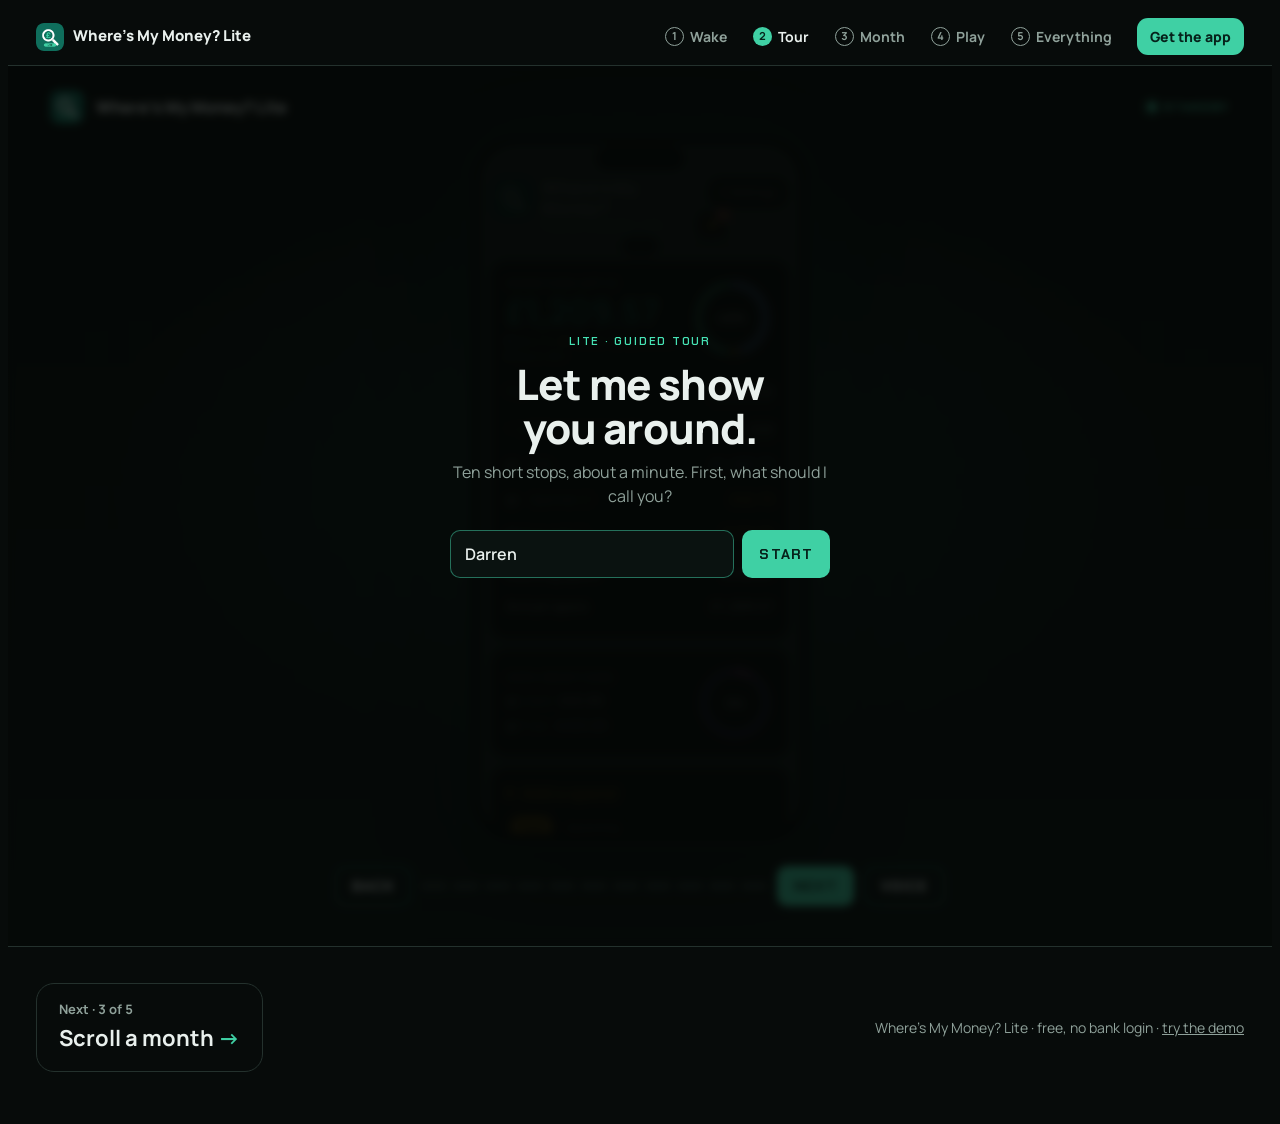
<file: tour.html>
<!doctype html>
<html lang="en">
<head>
<meta charset="utf-8">
<meta name="viewport" content="width=device-width, initial-scale=1, viewport-fit=cover">
<title>The Tour · Where's My Money? Lite</title>
<meta name="description" content="Where's My Money? Lite: see what's spare, payday to payday. No bank login, your money stays on your phone.">
<link rel="icon" href="lite-192.png">
<meta name="theme-color" content="#0f1513">
<link rel="preconnect" href="https://fonts.googleapis.com">
<link rel="preconnect" href="https://fonts.gstatic.com" crossorigin>
<link rel="stylesheet" href="https://fonts.googleapis.com/css2?family=Chakra+Petch:wght@500;600;700&family=Manrope:wght@400;600;700;800&display=swap">
<style>
/* Layout: one dark stage. The real app sits in a phone in the middle; a HUD layer (SVG) draws leader lines from a callout panel
   to the part being explained. Steps run in order (it is a real sequence), with Back / Next, arrows and an optional voice (Next stops the old line and reads the new one). */
:root {
  --bg: #070b0a; --bg2: #0c1311; --card: #151d1a; --text: #e9f0ed; --muted: #8fa19a; --border: #24312d; --row: #1b2522;
  --mint: #3fd0a4; --mint2: #7ff0cc; --hud: #46e3b5; --hudglow: rgba(70,227,181,.35);
  --bill: #7fb0ff; --spend: #f2b632; --pot: #f59a4a; --bad: #f07a6a; --zused: #e06cd8; --zfree: #6b5a9e; --zfreetext: #a99ad6;
  --hudfont: "Chakra Petch", "Manrope", system-ui, sans-serif;
  --body: "Manrope", system-ui, -apple-system, "Segoe UI", sans-serif;
  --ease: cubic-bezier(.2,.8,.2,1);
  color-scheme: dark;
}
/* A HUD is a dark-only look by choice: every colour is set explicitly here. */
* { box-sizing: border-box; }
html { overflow-x: clip; }
body { background: var(--bg); color: var(--text); font: 16px/1.5 var(--body); font-variant-numeric: tabular-nums; }
button { font: inherit; color: inherit; cursor: pointer; }
:focus-visible { outline: 2px solid var(--mint2); outline-offset: 2px; }

.stage { position: relative; min-height: 860px; overflow: hidden; padding-left: max(16px, env(safe-area-inset-left, 0px)); padding-right: max(16px, env(safe-area-inset-right, 0px)); padding-block: 24px 40px;
  background:
    radial-gradient(ellipse 60% 50% at 50% 45%, rgba(63,208,164,.10), transparent 70%),
    linear-gradient(var(--bg), var(--bg2)); }
.grid { position: absolute; inset: 0; pointer-events: none; opacity: .5;
  background-image: linear-gradient(rgba(70,227,181,.06) 1px, transparent 1px), linear-gradient(90deg, rgba(70,227,181,.06) 1px, transparent 1px);
  background-size: 44px 44px; mask-image: radial-gradient(ellipse 70% 60% at 50% 45%, #000 30%, transparent 75%); }
.top { position: relative; z-index: 4; display: flex; align-items: center; gap: 12px; max-width: 1180px; margin: 0 auto 10px; }
.top img { width: 34px; height: 34px; border-radius: 9px; }
.top b { font-weight: 800; }
.sys { margin-left: auto; font: 600 12px var(--hudfont); letter-spacing: .14em; color: var(--hud); display: flex; align-items: center; gap: 8px; text-transform: uppercase; }
.sys i { width: 8px; height: 8px; border-radius: 50%; background: var(--hud); box-shadow: 0 0 10px var(--hud); animation: blink 2s infinite; }
@keyframes blink { 50% { opacity: .3; } }

.center { position: relative; display: grid; justify-items: center; z-index: 2; }
/* HUD rings around the phone */
.rings { position: absolute; top: 50%; left: 50%; width: 640px; height: 640px; transform: translate(-50%, -50%); pointer-events: none; opacity: 0; transition: opacity 1s; max-width: 160vw; }
.on .rings { opacity: 1; }
.rings circle { fill: none; stroke: var(--hud); }
.rings .r1 { stroke-width: 1; stroke-dasharray: 2 8; opacity: .5; transform-origin: 50% 50%; animation: spin 60s linear infinite; }
.rings .r2 { stroke-width: 2; stroke-dasharray: 120 40 10 40; opacity: .25; transform-origin: 50% 50%; animation: spin 40s linear infinite reverse; }
.rings .r3 { stroke-width: 1; opacity: .18; }
@keyframes spin { to { transform: rotate(360deg); } }

.phone { position: relative; width: 340px; max-width: 100%; background: #030505; border-radius: 46px; padding: 10px; box-shadow: 0 0 0 1px rgba(70,227,181,.15), 0 30px 80px rgba(0,0,0,.6), 0 0 80px rgba(63,208,164,.08); }
.screen { position: relative; background: #0f1513; border-radius: 37px; overflow: hidden; height: 690px; }
.island { height: 28px; display: grid; place-items: center; } .island i { width: 88px; height: 24px; border-radius: 99px; background: #030505; }
.app { padding: 2px 11px 16px; transition: filter .6s; }
.boot .app { filter: brightness(.2) blur(2px); }
/* scan line during boot and on each step */
.scan { position: absolute; left: 0; right: 0; height: 80px; top: -80px; background: linear-gradient(transparent, rgba(70,227,181,.18), transparent); pointer-events: none; z-index: 3; }
.scan.go { animation: scan 1.1s var(--ease); }
@keyframes scan { to { top: 100%; } }

.ahead { display: flex; gap: 9px; align-items: flex-start; padding: 4px 2px 8px; }
.ahead img { width: 40px; height: 40px; border-radius: 10px; }
.ahead .nm { font: 800 17px/1.15 var(--body); } .ahead .tg { font-size: 11px; font-weight: 700; color: var(--mint); }
.aside { margin-left: auto; display: grid; justify-items: end; gap: 5px; }
.setb { border: 1px solid var(--border); background: var(--card); border-radius: 11px; padding: 5px 9px; font-size: 11px; font-weight: 700; }
.vr { display: flex; gap: 6px; align-items: center; font-size: 10px; color: var(--muted); }
.bell { position: relative; width: 28px; height: 26px; border: 1px solid var(--border); background: var(--card); border-radius: 8px; display: grid; place-items: center; color: var(--spend); }
.bell b { position: absolute; top: -6px; right: -6px; min-width: 16px; height: 16px; border-radius: 99px; background: var(--bad); color: #fff; font-size: 9px; line-height: 16px; text-align: center; }
/* the little arrow under the header opens New payday (like the real app) */
.tabbar { position: relative; height: 1px; background: var(--border); margin: 0 2px 14px; }
.tabbar .tab { position: absolute; left: 50%; top: -9px; translate: -50% 0; width: 34px; height: 18px; border-radius: 99px; border: 1px solid var(--border); background: #0f1513; color: var(--muted); display: grid; place-items: center; transition: border-color .3s, color .3s; }
.tabbar .tab svg { transition: transform .35s var(--ease); }
.tabbar.open .tab { border-color: var(--mint); color: var(--mint); }
.tabbar.open .tab svg { transform: rotate(180deg); }
.c.newpay { display: grid; grid-template-rows: 0fr; padding: 0 14px; border-width: 0; margin-bottom: 0; transition: grid-template-rows .5s var(--ease), padding .5s var(--ease), margin .5s var(--ease); }
.newpay > div { min-height: 0; overflow: hidden; }
.c.newpay.open { grid-template-rows: 1fr; padding: 14px; border-width: 1px; border-color: var(--mint); margin-bottom: 10px; }
.np-h { display: flex; justify-content: space-between; align-items: center; gap: 6px; margin-bottom: 8px; }
.np-h b { font-size: 14px; } .np-h span { font-size: 10px; font-weight: 700; border: 1px solid var(--border); border-radius: 99px; padding: 3px 8px; white-space: nowrap; }
.np-f { display: grid; grid-template-columns: 1fr 1fr .8fr; gap: 6px; }
.np-f label { display: grid; gap: 3px; font-size: 8.5px; font-weight: 800; letter-spacing: .06em; color: var(--muted); text-transform: uppercase; }
.np-f i { font-style: normal; font-size: 12px; font-weight: 700; color: var(--text); background: #0b100f; border: 1px solid var(--border); border-radius: 8px; padding: 7px 8px; letter-spacing: 0; text-transform: none; }
.np-tip { font-size: 10px; color: var(--muted); margin: 7px 0 9px; line-height: 1.4; }
.np-bk { margin-top: 8px; display: grid; gap: 4px; justify-items: center; } .np-bk b { width: 100%; text-align: center; font-size: 12px; background: var(--row); border: 1px solid var(--border); border-radius: 9px; padding: 8px; } .np-bk small { font-size: 9.5px; color: var(--muted); }
.np-go { text-align: center; font-size: 12px; font-weight: 800; color: #062019; background: var(--mint); border-radius: 9px; padding: 8px; }
.c { background: var(--card); border: 1px solid var(--border); border-radius: 16px; padding: 14px; margin-bottom: 10px; transition: box-shadow .4s, border-color .4s; }
.lbl { font-size: 10px; font-weight: 800; letter-spacing: .07em; color: var(--muted); text-transform: uppercase; }
.sth { display: flex; justify-content: space-between; gap: 8px; }
.big { font: 800 34px/1.05 var(--body); color: var(--mint); margin: 3px 0 5px; letter-spacing: -.02em; }
.key { font-size: 10px; color: var(--muted); }
.key i { display: inline-block; width: 6px; height: 6px; border-radius: 50%; margin: 0 3px 0 0; vertical-align: 1px; }
.ring { width: 84px; height: 84px; flex: none; }
.ring circle { fill: none; stroke-width: 10; }
.ring text { fill: var(--text); font: 800 17px var(--body); }
.rows { margin-top: 10px; font-size: 13px; }
.rows .r { display: flex; justify-content: space-between; padding: 7px 0; border-top: 1px dashed var(--border); color: var(--muted); }
.rows .r b { color: var(--text); }
.rows .u { color: var(--text); font-weight: 700; border-bottom: 2px dotted var(--muted); }
.rows .t { color: var(--text); font-weight: 800; border: 0; }
.rows .line { border-top: 2px solid var(--text); padding: 0; margin-top: 4px; }
.zc { display: flex; justify-content: space-between; align-items: center; }
.zrow { font-size: 13px; color: var(--muted); margin-top: 6px; } .zrow b { color: var(--text); margin-left: 8px; } .zrow b.f { color: var(--zfreetext); }
.zring { width: 78px; height: 78px; } .zring circle { fill: none; stroke-width: 9; } .zring text { fill: var(--text); font: 800 17px var(--body); }
.fold { display: flex; align-items: center; font: 800 16px var(--body); padding: 14px; }
.fold::after { content: "›"; margin-left: auto; color: var(--muted); font-size: 22px; line-height: 1; }
.fold i { width: 8px; height: 8px; border-radius: 50%; margin-right: 8px; }
.dim .c, .dim .ahead > * { opacity: .28; transition: opacity .5s; }
.dim .c.lit, .dim .ahead > .lit { opacity: 1; }
.c.lit, .lit { box-shadow: 0 0 0 1.5px var(--hud), 0 0 26px var(--hudglow); border-color: transparent; border-radius: 16px; }

/* lock layer (last step) */
.lock { position: absolute; inset: 0; background: rgba(5,8,7,.92); backdrop-filter: blur(6px); display: grid; place-items: center; text-align: center; opacity: 0; pointer-events: none; transition: opacity .5s; z-index: 4; }
.lock.on { opacity: 1; pointer-events: auto; }
.lock h3 { font: 800 28px var(--body); margin: 0; }
.lock p { color: var(--muted); margin: 4px 0 26px; font-size: 13px; }
.fp { width: 84px; height: 84px; border-radius: 50%; border: 0; background: var(--row); color: var(--mint); display: grid; place-items: center; margin: 0 auto; position: relative; touch-action: none; user-select: none; -webkit-user-select: none; }
.fp .arc { position: absolute; inset: 0; transform: rotate(-90deg); }
.fp .arc circle { fill: none; stroke: var(--mint); stroke-width: 4; stroke-linecap: round; stroke-dasharray: 258; stroke-dashoffset: 258; }
.fp.ok { background: var(--mint); color: #06221b; }

/* HUD overlay */
svg.hud { position: absolute; inset: 0; width: 100%; height: 100%; pointer-events: none; z-index: 3; overflow: visible; }
.hud .lead { fill: none; stroke: var(--hud); stroke-width: 1.5; filter: drop-shadow(0 0 4px var(--hudglow)); }
.hud .lead.draw { stroke-dasharray: var(--len); stroke-dashoffset: var(--len); animation: draw .7s var(--ease) forwards; }
@keyframes draw { to { stroke-dashoffset: 0; } }
.hud .dotend { fill: var(--hud); filter: drop-shadow(0 0 6px var(--hud)); }
.hud .ret circle, .hud .ret path { fill: none; stroke: var(--hud); }
.hud .ret .spinr { transform-box: fill-box; transform-origin: center; animation: spin 6s linear infinite; }
.hud .ret { opacity: 0; transition: opacity .4s .5s; }
.hud .ret.on { opacity: 1; }

.panel { position: absolute; z-index: 4; width: 330px; max-width: calc(100% - 32px); background: rgba(10,18,16,.82); backdrop-filter: blur(8px);
  border: 1px solid rgba(70,227,181,.4); border-radius: 4px 16px 4px 16px; padding: 16px 18px 14px; box-shadow: 0 0 30px rgba(63,208,164,.12);
  opacity: 0; transform: translateY(8px); transition: opacity .35s, transform .45s var(--ease); }
.panel.on { opacity: 1; transform: none; }
.panel::before, .panel::after { content: ""; position: absolute; width: 14px; height: 14px; border: 2px solid var(--hud); }
.panel::before { top: -2px; left: -2px; border-right: 0; border-bottom: 0; }
.panel::after { bottom: -2px; right: -2px; border-left: 0; border-top: 0; }
.ph { font: 600 11px var(--hudfont); letter-spacing: .16em; color: var(--hud); text-transform: uppercase; display: flex; justify-content: space-between; }
.panel h2 { font: 800 22px/1.15 var(--body); margin: 8px 0 6px; letter-spacing: -.01em; }
.panel p { margin: 0; color: #c6d4cf; font-size: 15px; min-height: 4.5em; }
.panel p .cur { display: inline-block; width: 8px; height: 1em; background: var(--hud); vertical-align: -2px; margin-left: 2px; animation: blink 1s steps(1) infinite; }
.panel .try { margin-top: 10px; font-size: 12px; color: var(--hud); font-family: var(--hudfont); letter-spacing: .06em; }

.controls { position: relative; z-index: 5; display: flex; gap: 10px; align-items: center; justify-content: center; flex-wrap: wrap; margin-top: 22px; }
.hbtn { border: 1px solid rgba(70,227,181,.45); background: rgba(12,20,18,.8); border-radius: 10px; padding: 10px 16px; font: 700 14px var(--hudfont); letter-spacing: .08em; text-transform: uppercase; color: var(--text); transition: background .2s, transform .12s; }
.hbtn:hover { background: rgba(70,227,181,.12); } .hbtn:active { transform: scale(.96); }
.hbtn.pri { background: var(--mint); color: #06221b; border-color: transparent; }
.hbtn[aria-pressed="true"] { background: rgba(70,227,181,.18); }
.pips { display: flex; gap: 6px; }
.pips button { width: 26px; height: 6px; border-radius: 99px; border: 0; background: var(--border); padding: 0; transition: background .3s, width .3s; }
.pips button.on { background: var(--hud); width: 40px; box-shadow: 0 0 10px var(--hudglow); }
.pips button.seen { background: rgba(70,227,181,.45); }

/* intro gate: asks your name, then boots */
.gate { position: absolute; inset: 0; z-index: 6; display: grid; place-items: center; background: rgba(4,7,6,.78); backdrop-filter: blur(4px); transition: opacity .6s; padding: 16px; }
.gate.off { opacity: 0; pointer-events: none; }
.gbox { width: 380px; max-width: 100%; text-align: center; }
.gbox .ph { justify-content: center; }
.gbox h1 { font: 800 clamp(30px, 5vw, 42px)/1.05 var(--body); margin: 14px 0 10px; letter-spacing: -.02em; text-wrap: balance; }
.gbox p { color: var(--muted); margin: 0 0 22px; }
.gbox form { display: flex; gap: 8px; }
.gbox input { flex: 1; min-width: 0; background: rgba(12,20,18,.9); border: 1px solid rgba(70,227,181,.45); border-radius: 10px; padding: 12px 14px; font: 600 16px var(--body); color: var(--text); }
.gbox .opt { margin-top: 14px; font-size: 13px; color: var(--muted); display: flex; gap: 8px; justify-content: center; align-items: center; }
.bootlog { font: 500 12px/1.7 var(--hudfont); color: var(--hud); letter-spacing: .1em; text-transform: uppercase; text-align: left; margin-top: 18px; min-height: 6.8em; }



/* open cards inside the phone (the app is taller than the screen, so it scrolls) */
.app { transition: filter .6s, transform .95s var(--ease); will-change: transform; }
.c > .fold { padding: 0 0 8px; }
.c > .fold::after { content: none; }
.seg2 { display: inline-flex; gap: 2px; background: #0f1513; border: 1px solid var(--border); border-radius: 99px; padding: 3px; margin-bottom: 4px; font-size: 11px; font-weight: 700; color: var(--muted); }
.seg2 span { padding: 3px 10px; border-radius: 99px; } .seg2 .on { background: var(--spend); color: #241a00; }
.li { display: flex; justify-content: space-between; align-items: center; gap: 8px; padding: 8px 0; border-top: 1px solid var(--border); font-size: 13px; }
.li span { display: grid; font-weight: 700; } .li small { color: var(--muted); font-weight: 600; font-size: 11px; }
.li.paid span { color: var(--mint); } .li.tot { font-weight: 800; }
.pt { font-size: 13px; padding: 7px 0; } .pt > div:first-child { display: flex; justify-content: space-between; font-weight: 700; } .pt b { color: var(--mint); font-weight: 800; }
.pb { height: 7px; background: var(--row); border-radius: 99px; overflow: hidden; margin-top: 5px; } .pb i { display: block; height: 100%; background: var(--pot); border-radius: 99px; }
.pt.lit { border-radius: 10px; padding-inline: 6px; }
@media (max-width: 980px) {
  .phone { width: 310px; border-radius: 42px; }
  .screen { height: 560px; border-radius: 33px; }
}
@media (max-width: 980px) {
  .stage { min-height: 0; }
  .panel { position: relative; left: auto !important; top: auto !important; margin: 18px auto 0; width: 100%; max-width: 420px; }
  .center { grid-template-columns: minmax(0, 1fr); }
}
@media (prefers-reduced-motion: reduce) { *, *::before, *::after { animation-duration: .01ms !important; animation-iteration-count: 1 !important; transition-duration: .01ms !important; } }
</style>
<link rel="stylesheet" href="site.css">
</head>
<body data-page="tour">
<div class="stage boot" id="stage">
  <div class="grid"></div>
  <div class="top"><img src="lite-192.png" alt=""><b>Where's My Money? Lite</b><span class="sys"><i></i><span id="sysline">Standby</span></span></div>

  <div class="center" id="center">
    <svg class="rings" viewBox="0 0 640 640" aria-hidden="true"><circle class="r1" cx="320" cy="320" r="300"/><circle class="r2" cx="320" cy="320" r="270"/><circle class="r3" cx="320" cy="320" r="240"/></svg>
    <div class="phone" id="phone">
      <div class="screen" id="screen">
        <div class="island"><i></i></div>
        <div class="scan" id="scan"></div>
        <div class="app" id="app">
          <div class="ahead">
            <img src="lite-192.png" alt="" data-t="brand">
            <div data-t="brand2"><div class="nm">Where's My Money?</div><div class="tg">Payday to payday · Lite</div></div>
            <div class="aside" data-t="menu"><span class="setb">⚙ Settings</span><div class="vr"><span class="bell">🔔<b>3</b></span>demo.v0.59</div></div>
          </div>
          <div class="tabbar" id="tabbar"><span class="tab" data-t="tab"><svg width="10" height="10" viewBox="0 0 10 10"><path d="M2 6.5l3-3 3 3" fill="none" stroke="currentColor" stroke-width="1.6" stroke-linecap="round"/></svg></span></div>
          <div class="c newpay" id="newpay" data-t="newpay"><div>
            <div class="np-h"><b>New payday?</b><span>📅 28 Nov · in 27 days</span></div>
            <div class="np-f"><label>Pay<i>2500.00</i></label><label>Left from last month<i>0.00</i></label><label>Payday<i>28th</i></label></div>
            <div class="np-tip">💡 Last month's spare was £0.00. Not right? Type what's really left. Please check this each month.</div>
            <div class="np-go">Work it out</div>
            <div class="np-bk"><b>💾 Save a backup</b><small>Last saved 28 Oct · 4 days ago</small></div>
          </div></div>
          <div class="c" data-t="spare">
            <div class="sth">
              <div><div class="lbl">Spare cash left ⓘ</div><div class="big" id="big">£1,209.57</div>
                <div class="key"><i style="background:var(--bill)"></i>Bills 47% · <i style="background:var(--pot)"></i>Pots 2% · <i style="background:var(--spend)"></i>Spends 2% · <i style="background:var(--mint)"></i>Spare 48%</div></div>
              <svg class="ring" viewBox="0 0 100 100" id="ring"><circle cx="50" cy="50" r="40" stroke="#24312d"/>
                <circle cx="50" cy="50" r="40" stroke="var(--bill)" stroke-dasharray="116 251.3" transform="rotate(-90 50 50)"/>
                <circle cx="50" cy="50" r="40" stroke="var(--pot)" stroke-dasharray="4 251.3" stroke-dashoffset="-118" transform="rotate(-90 50 50)"/>
                <circle cx="50" cy="50" r="40" stroke="var(--spend)" stroke-dasharray="4 251.3" stroke-dashoffset="-124" transform="rotate(-90 50 50)"/>
                <circle cx="50" cy="50" r="40" stroke="var(--mint)" stroke-dasharray="119 251.3" stroke-dashoffset="-130" transform="rotate(-90 50 50)"/>
                <text x="50" y="56" text-anchor="middle">48%</text></svg>
            </div>
            <div class="rows" data-t="rows">
              <div class="r"><span>Pay</span><span class="u">£2,500.00</span></div>
              <div class="r"><span>+ Left from last month</span><span class="u">Add</span></div>
              <div class="r"><span>● − Bills</span><b style="color:var(--bill)">£1,183.73</b></div>
              <div class="r"><span>● − Spends ⓘ</span><b style="color:var(--spend)">£46.70</b></div>
              <div class="r"><span>● Pots left ⓘ</span><b style="color:var(--pot)">£490.00</b></div>
              <div class="r line"></div>
              <div class="r t" data-t="start"><span>Starting spare</span><span>£766.27</span></div>
              <div class="r t"><span>Actual spare</span><span>£1,209.57</span></div>
            </div>
          </div>
          <div class="c" data-t="zopa"><div class="zc"><div><div class="lbl">Zopa credit card</div>
              <div class="zrow">● Used<b>£45.00</b></div><div class="zrow">● Free<b class="f">£455.00</b></div></div>
            <svg class="zring" viewBox="0 0 100 100"><circle cx="50" cy="50" r="40" stroke="var(--zfree)"/><circle cx="50" cy="50" r="40" stroke="var(--zused)" stroke-dasharray="21 251.3" transform="rotate(-90 50 50)"/><text x="50" y="56" text-anchor="middle">9%</text></svg></div></div>
          <div class="c" data-t="spend"><div class="fold" style="color:var(--spend)"><i style="background:var(--spend)"></i>Add a spend</div>
            <div class="seg2"><span class="on">Paid</span><span>Upcoming</span></div>
            <div class="li"><span>Tesco<small>Shopping</small></span><b>£86.40</b></div>
            <div class="li"><span>Shell<small>Fuel</small></span><b>£60.00</b></div>
            <div class="li"><span>Amazon<small>Unsorted</small></span><b>£40.00</b></div>
            <div class="li"><span>Cinema<small>Going out</small></span><b>£13.60</b></div>
            <div class="li"><span>Greggs<small>Unsorted</small></span><b>£6.70</b></div></div>
          <div class="c" data-t="pots"><div class="fold" style="color:var(--pot)"><i style="background:var(--pot)"></i>Monthly pots</div>
            <div class="pt"><div><span>Shopping</span><b>£313.60 left</b></div><div class="pb"><i style="width:22%"></i></div></div>
            <div class="pt" data-t="fuel"><div><span>Fuel</span><b>£90.00 left</b></div><div class="pb"><i style="width:40%"></i></div></div>
            <div class="pt"><div><span>Going out</span><b>£86.40 left</b></div><div class="pb"><i style="width:14%"></i></div></div></div>
          <div class="c" data-t="bills"><div class="fold" style="color:var(--bill)"><i style="background:var(--bill)"></i>Bills (every month)</div>
            <div class="li paid"><span>✓ Rent · 28th<small>Household</small></span><b>£650.00</b></div>
            <div class="li"><span>Car finance · 1st<small>Car</small></span><b>£189.73</b></div>
            <div class="li"><span>Council tax · 1st<small>Household</small></span><b>£148.00</b></div>
            <div class="li"><span>Energy · 1st<small>Household</small></span><b>£110.00</b></div>
            <div class="li"><span>Gym · 1st<small>Health</small></span><b>£37.20</b></div>
            <div class="li"><span>Phone · 5th<small>Phone</small></span><b>£35.00</b></div>
            <div class="li"><span>Netflix · 12th<small>Subscriptions</small></span><b>£13.80</b></div>
            <div class="li tot"><span>Total</span><b>£1,183.73</b></div></div>
        </div>
        <div class="lock" id="lock"><div>
          <h3 id="lockhi">Hi Darren 👋</h3><p>Where's My Money? · Lite</p>
          <button class="fp" id="fp" type="button" aria-label="Press and hold to unlock">
            <svg class="arc" viewBox="0 0 84 84"><circle cx="42" cy="42" r="41" id="fparc"/></svg>
            <svg width="38" height="38" viewBox="0 0 24 24" fill="none" stroke="currentColor" stroke-width="1.6" stroke-linecap="round"><path d="M12 4a7 7 0 0 0-7 7v2"/><path d="M19 13v-2a7 7 0 0 0-3-5.7"/><path d="M8.5 20c.9-1.6 1.5-3.6 1.5-6v-3a2 2 0 0 1 4 0v3"/><path d="M14 17.5c-.2 1-.5 2-1 3"/><path d="M17 15c0 1.5-.2 2.8-.6 4"/><path d="M7 15.5c0 1-.2 2-.5 2.8"/></svg>
          </button><p style="margin-top:12px" id="fpmsg">Press and hold</p></div></div>
      </div>
    </div>
    <div class="panel" id="panel" role="status" aria-live="polite">
      <div class="ph"><span id="pstep">01 / 09</span><span id="ptag">Spare cash</span></div>
      <h2 id="ptitle"></h2>
      <p id="ptext"></p>
      <div class="try" id="ptry"></div>
    </div>
  </div>
  <svg class="hud" id="hud" aria-hidden="true"></svg>

  <div class="controls" id="controls" hidden>
    <button class="hbtn" id="back" type="button">Back</button>
    <div class="pips" id="pips"></div>
    <button class="hbtn pri" id="next" type="button">Next</button>
    <button class="hbtn" id="voice" type="button" aria-pressed="false">Voice</button>
  </div>

  <div class="gate" id="gate"><div class="gbox">
    <div class="ph"><span>Lite · guided tour</span></div>
    <h1>Let me show you around.</h1>
    <p>Ten short stops, about a minute. First, what should I call you?</p>
    <form id="gform"><input id="gname" value="Darren" aria-label="Your first name" autocomplete="off"><button class="hbtn pri" type="submit">Start</button></form>
    <div class="bootlog" id="bootlog"></div>
  </div></div>
</div>

<script src="site.js"></script>
<script>
(() => {
  const $ = id => document.getElementById(id);
  const reduce = matchMedia('(prefers-reduced-motion: reduce)').matches;
  let NAME = 'Darren';
  const STEPS = [
    { t: 'spare', tag: 'Spare cash', h: n => `This is the one number, ${n}.`, p: 'Spare cash left: what is really yours until next payday, after bills and spends. Everything else on this screen explains it.', tr: 'Look: £1,209.57' },
    { t: 'spare', sub: '#ring', tag: 'The ring', h: () => 'Where the money went, at a glance.', p: 'Blue is bills, orange is pots, gold is spends, mint is what is spare. The number in the middle is your spare as a share of your pay.', tr: '48% still spare' },
    { t: 'rows', sub: '.r', tag: 'Pay and left', h: () => 'Tap your pay to change it.', p: 'Tap your pay and New payday opens at the top. Type your pay and what was really left last month, check the date, then Work it out.', tr: 'Dotted line = tappable' },
    { t: 'tab', tag: 'New payday', h: () => 'Or tap the little arrow.', p: 'The arrow under the header opens and closes New payday too. Save a backup sits there as well, so you can keep a copy each payday.', tr: 'Tap the arrow to open or close it' },
    { t: 'start', tag: 'Plan vs real', h: () => 'Starting spare is the plan.', p: 'Starting spare is pay minus bills and pots, the plan for the month. Actual spare is what is really left today.', tr: '£766.27 planned · £1,209.57 now' },
    { t: 'zopa', tag: 'Credit card', h: () => 'Your credit card, kept apart.', p: 'Type what goes on the card. It shows how much of the limit is used and what is free. It never muddles your spare cash.', tr: '9% of £500 used' },
    { t: 'spend', tag: 'Spends', h: () => 'Add a spend in two taps.', p: 'Amount, a name, Add. Mark it Paid, or Upcoming if it has not gone out yet. Upcoming spends still count against spare.', tr: 'Paid · Upcoming' },
    { t: 'pots', sub: '[data-t="fuel"]', tag: 'Pots', h: n => `Pots keep you honest, ${n}.`, p: 'Give a category a monthly amount, like Fuel £150. Spends in that category fill the pot. Go over and it comes off spare.', tr: 'Fuel: £90.00 left' },
    { t: 'bills', tag: 'Bills', h: () => 'Bills go green once they go out.', p: 'Every bill has a due day. Once that day has gone it turns green with a tick. Check your bank app that it really left.', tr: 'Rent ✓ went out on the 28th' },
    { t: 'menu', tag: 'Bell & settings', h: () => 'A nudge, never noise.', p: 'The bell groups bills due on the same day and reminds you to back up. Settings holds your Google Drive backup and the lock.', tr: '3 reminders' },
    { t: 'lock', tag: 'Locked to you', h: n => `Only you get in, ${n}.`, p: 'Your money stays in this phone’s browser, locked with your fingerprint. Press and hold to finish the tour.', tr: 'Press and hold the fingerprint' },
  ];
  let i = -1, typing = null, voice = false;
  const stage = $('stage'), hud = $('hud'), panel = $('panel');

  // pips
  STEPS.forEach((s, k) => { const b = document.createElement('button'); b.type = 'button'; b.setAttribute('aria-label', 'Stop ' + (k + 1) + ': ' + s.tag); b.onclick = () => go(k); $('pips').appendChild(b); });

  function target(s) {
    if (s.t === 'lock') return $('fp');
    if (s.t === 'rows') return document.querySelector('#newpay .np-f i');   // stop 3 points up at the Pay box in New payday
    const el = document.querySelector(`[data-t="${s.t}"]`);
    return s.sub ? el.querySelector(s.sub) : el;
  }
  function place(s) {
    // panel left or right of the phone (desktop); below it on small screens
    const wide = innerWidth > 980, pr = $('phone').getBoundingClientRect(), cr = $('center').getBoundingClientRect(), tr = target(s).getBoundingClientRect();
    if (wide) {
      const right = ['spare', 'start', 'zopa', 'pots', 'lock'].includes(s.t) && !s.sub;
      const x = right ? pr.right - cr.left + 90 : pr.left - cr.left - 90 - panel.offsetWidth;
      const y = Math.min(Math.max(tr.top - cr.top - 30, 10), cr.height - panel.offsetHeight - 10);
      panel.style.left = Math.max(0, Math.min(x, cr.width - panel.offsetWidth)) + 'px'; panel.style.top = y + 'px';
    }
    draw(s);
  }
  function draw(s) {
    const sr = stage.getBoundingClientRect(), tr = target(s).getBoundingClientRect(), pr = panel.getBoundingClientRect();
    const tx = tr.left - sr.left, ty = tr.top - sr.top, tw = tr.width, th = tr.height;
    const tcx = tx + tw / 2, tcy = ty + th / 2;
    let ax, ay, bx, by;
    if (innerWidth > 980) {
      const panelRight = pr.left - sr.left > tcx;
      ax = panelRight ? pr.left - sr.left : pr.right - sr.left; ay = pr.top - sr.top + 26;
      bx = panelRight ? tx + tw : tx; by = Math.min(Math.max(ay, ty + 12), ty + th - 12);
      const ex = ax + (bx - ax) * 0.4;
      var d = `M${ax},${ay} L${ex},${ay} L${ex + (by - ay > 0 ? 1 : -1) * 0},${by} L${bx},${by}`;
      d = `M${ax},${ay} L${ex},${ay} L${ex + Math.sign(bx - ax) * Math.abs(by - ay) * .6},${by} L${bx},${by}`;
    } else {
      ax = pr.left - sr.left + 30; ay = pr.top - sr.top; bx = tcx; by = ty + th;
      d = `M${ax},${ay} L${ax},${ay - 16} L${bx},${by + 16} L${bx},${by}`;
    }
    const r = Math.max(tw, th) / 2;
    const small = (s.sub || s.t === 'lock') && tw < 140;
    const rr = small ? r + 12 : 18;
    const rcx = small ? tcx : bx, rcy = small ? tcy : by;
    hud.innerHTML = `<path class="lead" d="${d}"/><circle class="dotend" cx="${ax}" cy="${ay}" r="3.5"/>
      <g class="ret"><circle cx="${rcx}" cy="${rcy}" r="${rr}" stroke-width="1.5" class="spinr" stroke-dasharray="6 6"/>
      <circle cx="${rcx}" cy="${rcy}" r="${rr + 7}" stroke-width="1" opacity=".5"/>
      <path d="M${rcx - rr - 12},${rcy}h8M${rcx + rr + 4},${rcy}h8M${rcx},${rcy - rr - 12}v8M${rcx},${rcy + rr + 4}v8" stroke-width="1.5"/></g>`;
    const lead = hud.querySelector('.lead'), len = lead.getTotalLength();
    lead.style.setProperty('--len', len);
    if (!reduce) { lead.classList.add('draw'); }
    requestAnimationFrame(() => hud.querySelector('.ret').classList.add('on'));
  }
  function type(el, text) {
    clearInterval(typing); el.innerHTML = '';
    if (reduce) { el.textContent = text; return; }
    let k = 0; const span = document.createElement('span'), cur = document.createElement('span'); cur.className = 'cur';
    el.append(span, cur);
    typing = setInterval(() => { span.textContent = text.slice(0, ++k); if (k >= text.length) { clearInterval(typing); setTimeout(() => cur.remove(), 900); } }, 34);
  }
  function say(text) { if (!voice) return; try { speechSynthesis.cancel(); const u = new SpeechSynthesisUtterance(text); u.lang = 'en-GB'; u.rate = 1.02; speechSynthesis.speak(u); } catch (e) {} }

  // the app is taller than the screen: slide it so the part is in view, with a thumb print swiping the glass
  let off = 0, stepT = null, openT = null;
  const later0 = (f, ms) => { clearTimeout(openT); openT = setTimeout(f, ms); };
  function scrollFor(s) {
    if (s.t === 'lock') return false;
    const app = $('app'), scr = $('screen'), el = target(s);
    const visH = scr.clientHeight - 28, ar = app.getBoundingClientRect(), er = el.getBoundingClientRect();
    const top = er.top - ar.top, maxOff = Math.max(0, app.offsetHeight - visH);
    let want = off;
    if (top - off < 10 || top + er.height - off > visH - 20 || top - off > visH * .5) want = Math.min(maxOff, Math.max(0, top - 70));
    if (['spare', 'menu', 'rows', 'tab'].includes(s.t)) want = 0;
    if (Math.abs(want - off) < 4) return false;
    const dn = want > off, H = scr.clientHeight; off = want;
    app.style.transform = `translateY(${-off}px)`;
    if (window.Hand) Hand.print(scr, { y0: dn ? H * .78 : H * .3, y1: dn ? H * .3 : H * .78, dur: 1000, dx: dn ? -14 : 10 });
    return true;
  }
  function go(k) {
    if (k < 0 || k >= STEPS.length) return;
    i = k; const s = STEPS[k];
    document.querySelectorAll('.lit').forEach(e => e.classList.remove('lit'));
    $('app').classList.add('dim');
    const lockOn = s.t === 'lock'; $('lock').classList.toggle('on', lockOn);
    if (!lockOn) { const el = document.querySelector(`[data-t="${s.t}"]`); el.classList.add('lit');
      if (s.t === 'rows' || s.t === 'start') el.closest('.c').classList.add('lit');
      if (s.t === 'rows' || s.t === 'tab') $('newpay').classList.add('lit'); }
    const sc = $('scan'); sc.classList.remove('go'); void sc.offsetWidth; sc.classList.add('go');
    panel.classList.remove('on'); hud.innerHTML = '';
    $('pstep').textContent = String(k + 1).padStart(2, '0') + ' / ' + String(STEPS.length).padStart(2, '0');
    $('ptag').textContent = s.tag; $('ptitle').textContent = s.h(NAME); $('ptry').textContent = '▸ ' + s.tr;
    $('pips').querySelectorAll('button').forEach((b, n) => { b.classList.toggle('on', n === k); if (n < k) b.classList.add('seen'); });
    $('back').disabled = k === 0; $('next').textContent = k === STEPS.length - 1 ? 'Finish' : 'Next';
    // New payday card: open on stop 3 (thumb taps the pay) and stop 4 (thumb taps the arrow), closed everywhere else
    clearTimeout(openT);
    const np = s.t === 'rows' || s.t === 'tab', wasOpen = $('newpay').classList.contains('open');
    const setOpen = on => { $('newpay').classList.toggle('open', on); $('tabbar').classList.toggle('open', on); };
    if (!np && wasOpen) { $('newpay').style.transition = 'none'; setOpen(false); void $('newpay').offsetHeight; $('newpay').style.transition = ''; }   // close at once so the next part is measured in its real place
    if (np && window.Hand && !reduce) { const tEl = s.t === 'rows' ? document.querySelector('[data-t="rows"] .u') : document.querySelector('[data-t="tab"]');
      const tb = tEl.getBoundingClientRect(), sr = $('screen').getBoundingClientRect(), x = tb.left + tb.width / 2 - sr.left, y = tb.top + tb.height / 2 - sr.top;
      Hand.print($('screen'), { x, y0: y, y1: y, dx: 0, dur: 600 }); }
    const opening = np && !wasOpen;
    if (opening) later0(() => setOpen(true), reduce ? 0 : 380); else if (np) setOpen(true);
    const moved = scrollFor(s);
    clearTimeout(stepT);
    stepT = setTimeout(() => { panel.classList.add('on'); place(s); type($('ptext'), s.p); say(s.h(NAME) + ' ' + s.p); }, reduce ? 0 : moved ? 1000 : opening ? 1050 : 280);
    $('sysline').textContent = 'Online · stop ' + (k + 1);
  }
  $('next').onclick = () => { if (i === STEPS.length - 1) finish(); else go(i + 1); };
  $('back').onclick = () => go(i - 1);
  $('voice').onclick = () => { voice = $('voice').getAttribute('aria-pressed') !== 'true'; $('voice').setAttribute('aria-pressed', voice); if (!voice) try { speechSynthesis.cancel(); } catch (e) {} else if (i >= 0) { say(STEPS[i].h(NAME) + ' ' + STEPS[i].p); } };
  addEventListener('keydown', e => { if ($('gate').classList.contains('off')) { if (e.key === 'ArrowRight') $('next').click(); if (e.key === 'ArrowLeft') go(i - 1); } });
  addEventListener('resize', () => { if (i >= 0) place(STEPS[i]); });

  function finish() {
    document.querySelectorAll('.lit').forEach(e => e.classList.remove('lit'));
    $('app').classList.remove('dim'); $('lock').classList.remove('on'); hud.innerHTML = '';
    $('ptitle').textContent = `You're all set, ${NAME}.`; $('ptag').textContent = 'Done'; $('ptry').textContent = '▸ Replay any stop with the bars below';
    type($('ptext'), 'That is Lite: one number to watch, payday to payday. Open the demo to try it with example money.');
    say(`You're all set, ${NAME}.`); $('sysline').textContent = 'Online · tour complete';
  }

  // fingerprint on the last stop
  const fp = $('fp'), arc = $('fparc'); let hold = null;
  fp.addEventListener('pointerdown', e => { e.preventDefault(); arc.style.transition = 'stroke-dashoffset .8s linear'; arc.style.strokeDashoffset = 0; $('fpmsg').textContent = 'Keep holding…';
    hold = setTimeout(() => { hold = null; fp.classList.add('ok'); $('fpmsg').textContent = 'Welcome in'; setTimeout(() => { fp.classList.remove('ok'); arc.style.transition = 'none'; arc.style.strokeDashoffset = 258; $('fpmsg').textContent = 'Press and hold'; finish(); }, 900); }, 800); });
  ['pointerup', 'pointerleave', 'pointercancel'].forEach(ev => fp.addEventListener(ev, () => { if (hold) { clearTimeout(hold); hold = null; arc.style.transition = 'stroke-dashoffset .25s'; arc.style.strokeDashoffset = 258; $('fpmsg').textContent = 'Hold a little longer'; } }));
  fp.addEventListener('keydown', e => { if (e.key === 'Enter' || e.key === ' ') { e.preventDefault(); finish(); } });

  // gate → boot → stop 1
  $('gform').onsubmit = e => { e.preventDefault();
    NAME = ($('gname').value.trim() || 'there').replace(/[<>]/g, '').slice(0, 20);
    $('lockhi').textContent = `Hi ${NAME} 👋`;
    const lines = ['Loading your month…', 'Bills · 9 found', 'Pots · 3 found', 'Spare cash · ready', `Hello, ${NAME}.`];
    let k = 0; const log = $('bootlog'); log.innerHTML = '';
    const tick = () => { if (k < lines.length) { log.innerHTML += '› ' + lines[k++] + '<br>'; setTimeout(tick, reduce ? 0 : 260); } else boot(); };
    tick();
  };
  function boot() {
    $('gate').classList.add('off'); stage.classList.add('on'); $('sysline').textContent = 'Online';
    setTimeout(() => { stage.classList.remove('boot'); const sc = $('scan'); sc.classList.add('go'); }, reduce ? 0 : 300);
    $('controls').hidden = false;
    setTimeout(() => go(0), reduce ? 0 : 1300);
  }
})();
</script>
</body>
</html>
</file>
<file: site.css>
/* Shared bits for every page: the chapter nav, the "next chapter" band, the hand that holds the phone and the thumb print.
   Colours come from each page's own tokens (--bg, --text, --border, --accent or --mint). */

/* ---------- chapter nav (top of every page, scrolls away) ---------- */
.sitenav { position: relative; z-index: 50; border-bottom: 1px solid var(--border); background: var(--bg); font-family: "Manrope", system-ui, sans-serif; }
.sitenav .in { max-width: 1240px; margin: 0 auto; display: flex; align-items: center; gap: 14px;
  padding: 10px max(16px, env(safe-area-inset-right, 0px)) 10px max(16px, env(safe-area-inset-left, 0px)); }
.sitenav .home { display: flex; align-items: center; gap: 9px; color: var(--text); text-decoration: none; font-weight: 800; font-size: 15px; white-space: nowrap; }
.sitenav .home img { width: 28px; height: 28px; border-radius: 8px; }
.sitenav .chs { display: flex; gap: 4px; margin-left: auto; overflow-x: auto; scrollbar-width: none; min-width: 0; }
.sitenav .chs::-webkit-scrollbar { display: none; }
.sitenav .chs a { flex: none; display: flex; align-items: center; gap: 6px; padding: 7px 11px; border-radius: 10px; color: var(--muted, #93a39d); text-decoration: none; font-weight: 700; font-size: 14px; transition: background .2s, color .2s; }
.sitenav .chs a i { font-style: normal; font-size: 11px; width: 19px; height: 19px; border-radius: 50%; display: grid; place-items: center; border: 1.5px solid currentColor; }
.sitenav .chs a:hover { color: var(--text); background: color-mix(in srgb, var(--text) 7%, transparent); }
.sitenav .chs a[aria-current="page"] { color: var(--text); }
.sitenav .chs a[aria-current="page"] i { background: var(--accent, var(--mint)); border-color: transparent; color: #06221b; }
.sitenav .get { flex: none; border-radius: 11px; padding: 8px 13px; font-weight: 800; font-size: 14px; text-decoration: none; background: var(--accent, var(--mint)); color: var(--on-accent, #06221b); }
@media (max-width: 760px) {
  .sitenav .in { flex-wrap: wrap; gap: 8px 10px; }
  .sitenav .chs { order: 3; width: 100%; margin-left: 0; }
  .sitenav .get { margin-left: auto; }
  .sitenav .chs a { padding: 6px 9px; font-size: 13px; }
}

/* ---------- next chapter band (bottom of every page) ---------- */
.nextch { border-top: 1px solid var(--border); background: var(--bg); font-family: "Manrope", system-ui, sans-serif; }
.nextch .in { max-width: 1240px; margin: 0 auto; display: flex; flex-wrap: wrap; gap: 14px 24px; align-items: center; justify-content: space-between;
  padding: 36px max(16px, env(safe-area-inset-right, 0px)) 44px max(16px, env(safe-area-inset-left, 0px)); }
.nextch a.go { display: grid; gap: 2px; text-decoration: none; color: var(--text); padding: 16px 22px; border-radius: 18px; border: 1.5px solid var(--border); transition: border-color .2s, transform .2s; }
.nextch a.go:hover { border-color: var(--accent, var(--mint)); transform: translateX(4px); }
.nextch a.go small { color: var(--muted, #93a39d); font-weight: 700; font-size: 13px; }
.nextch a.go b { font-size: 22px; }
.nextch a.go b span { color: var(--accent, var(--mint)); }
.nextch .small { color: var(--muted, #93a39d); font-size: 14px; }
.nextch .small a { color: inherit; }

/* ---------- thumb print on the glass ---------- */
.tprint { position: absolute; z-index: 30; width: 60px; height: 78px; margin: -39px 0 0 -30px; border-radius: 50%; pointer-events: none; opacity: 0;
  background:
    repeating-radial-gradient(ellipse 60% 70% at 50% 62%, rgba(255,255,255,.28) 0 1.4px, transparent 1.6px 4.6px),
    radial-gradient(ellipse at 50% 55%, rgba(255,255,255,.16), rgba(255,255,255,0) 70%);
  -webkit-mask-image: radial-gradient(ellipse 50% 50% at 50% 50%, #000 55%, transparent 100%);
  mask-image: radial-gradient(ellipse 50% 50% at 50% 50%, #000 55%, transparent 100%);
  box-shadow: 0 0 22px rgba(63,208,164,.25); }
:root[data-theme="light"] .tprint { filter: invert(1); }
@media (prefers-color-scheme: light) { :root:not([data-theme="dark"]) .tprint.inv { filter: invert(1); } }


/* never make the page scroll sideways */
body { overflow-x: clip; }

/* no blue text highlight when tapping or dragging around the page; typing boxes still work */
body { -webkit-user-select: none; user-select: none; -webkit-tap-highlight-color: transparent; }
input, textarea, [contenteditable] { -webkit-user-select: text; user-select: text; }
</file>
